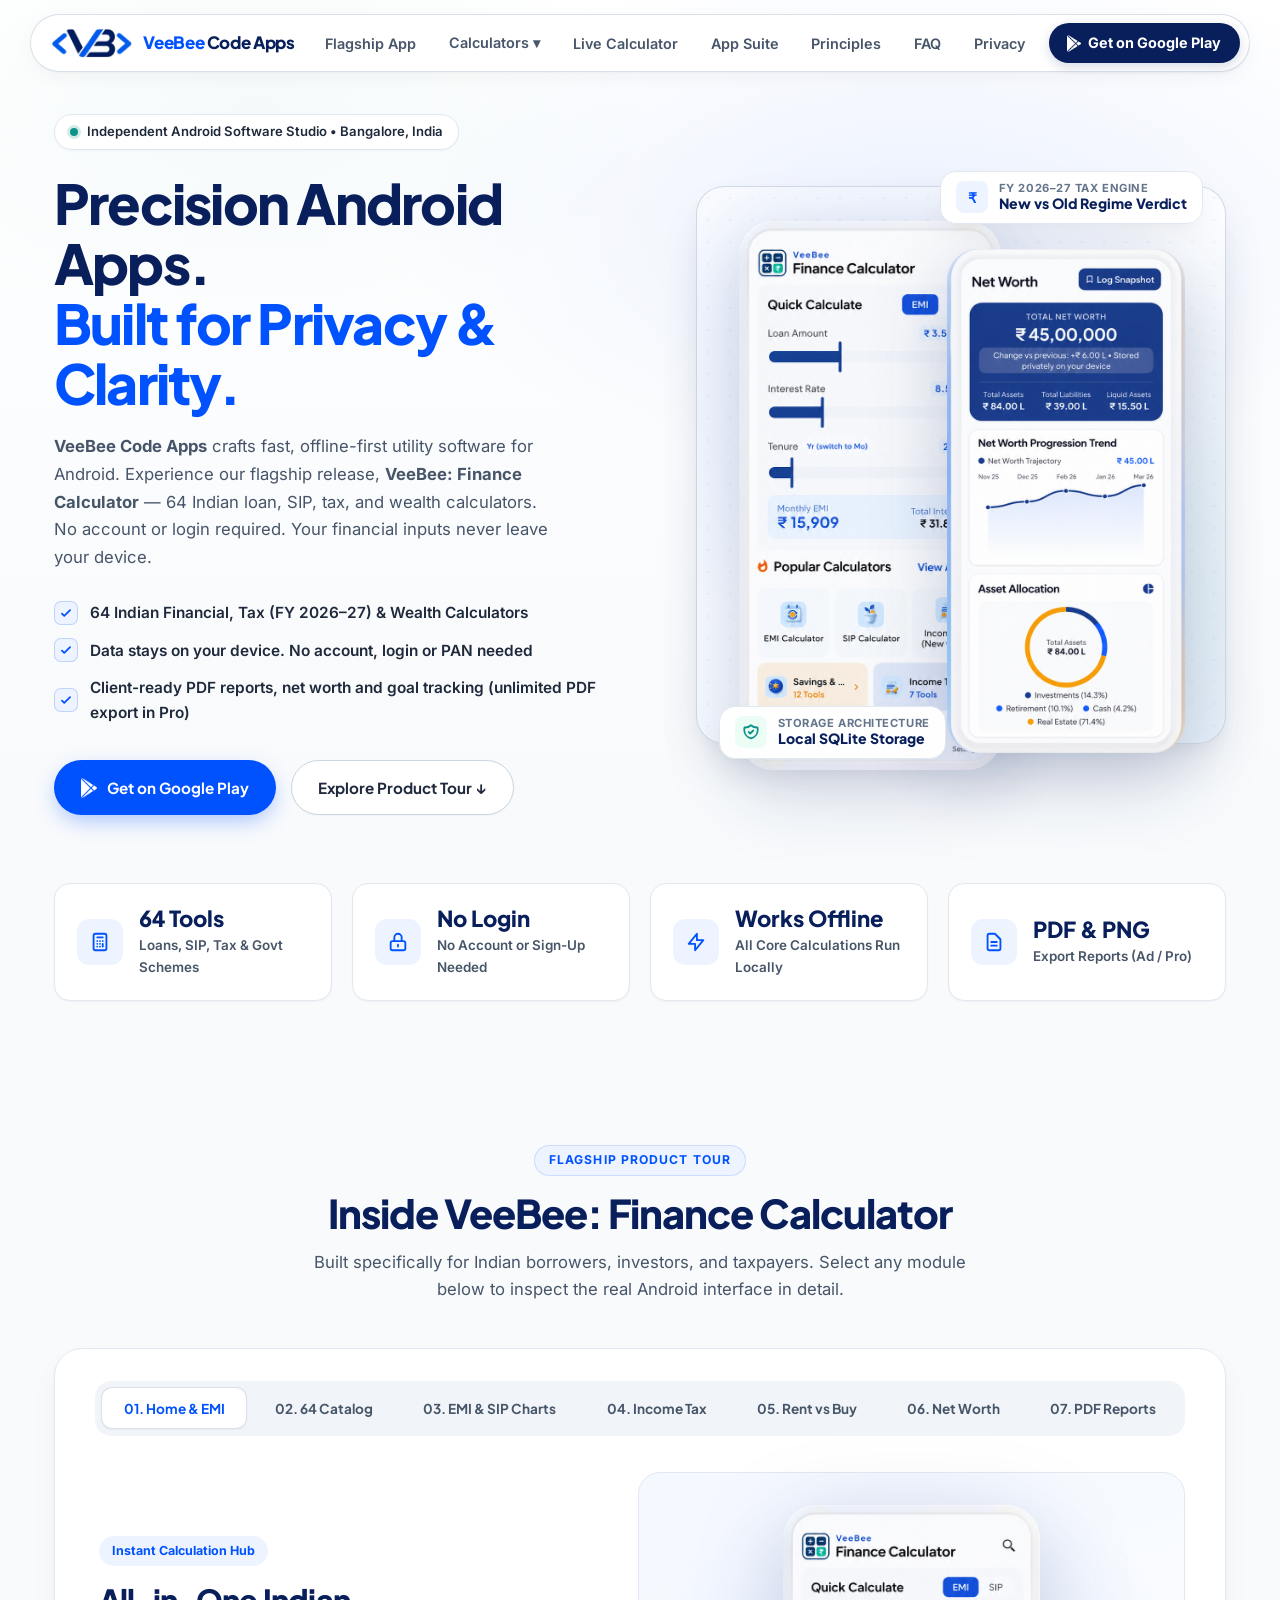
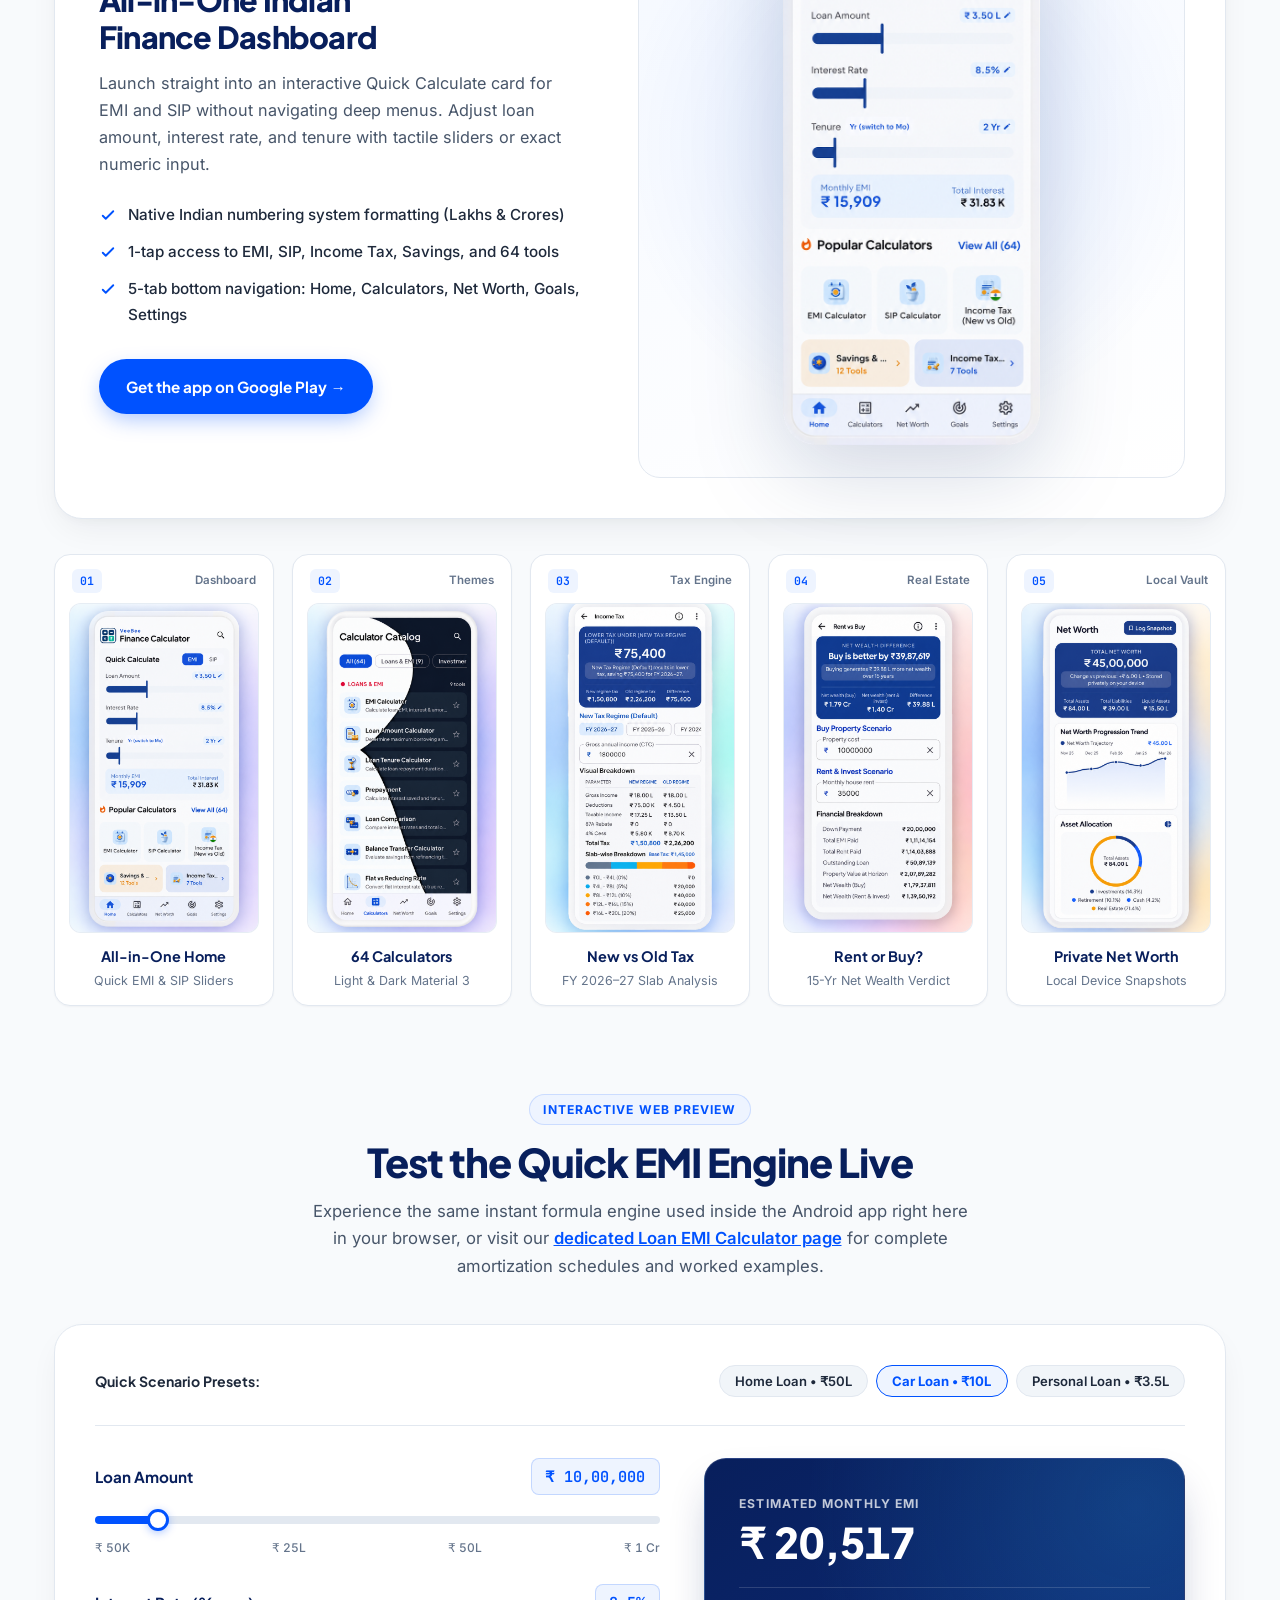
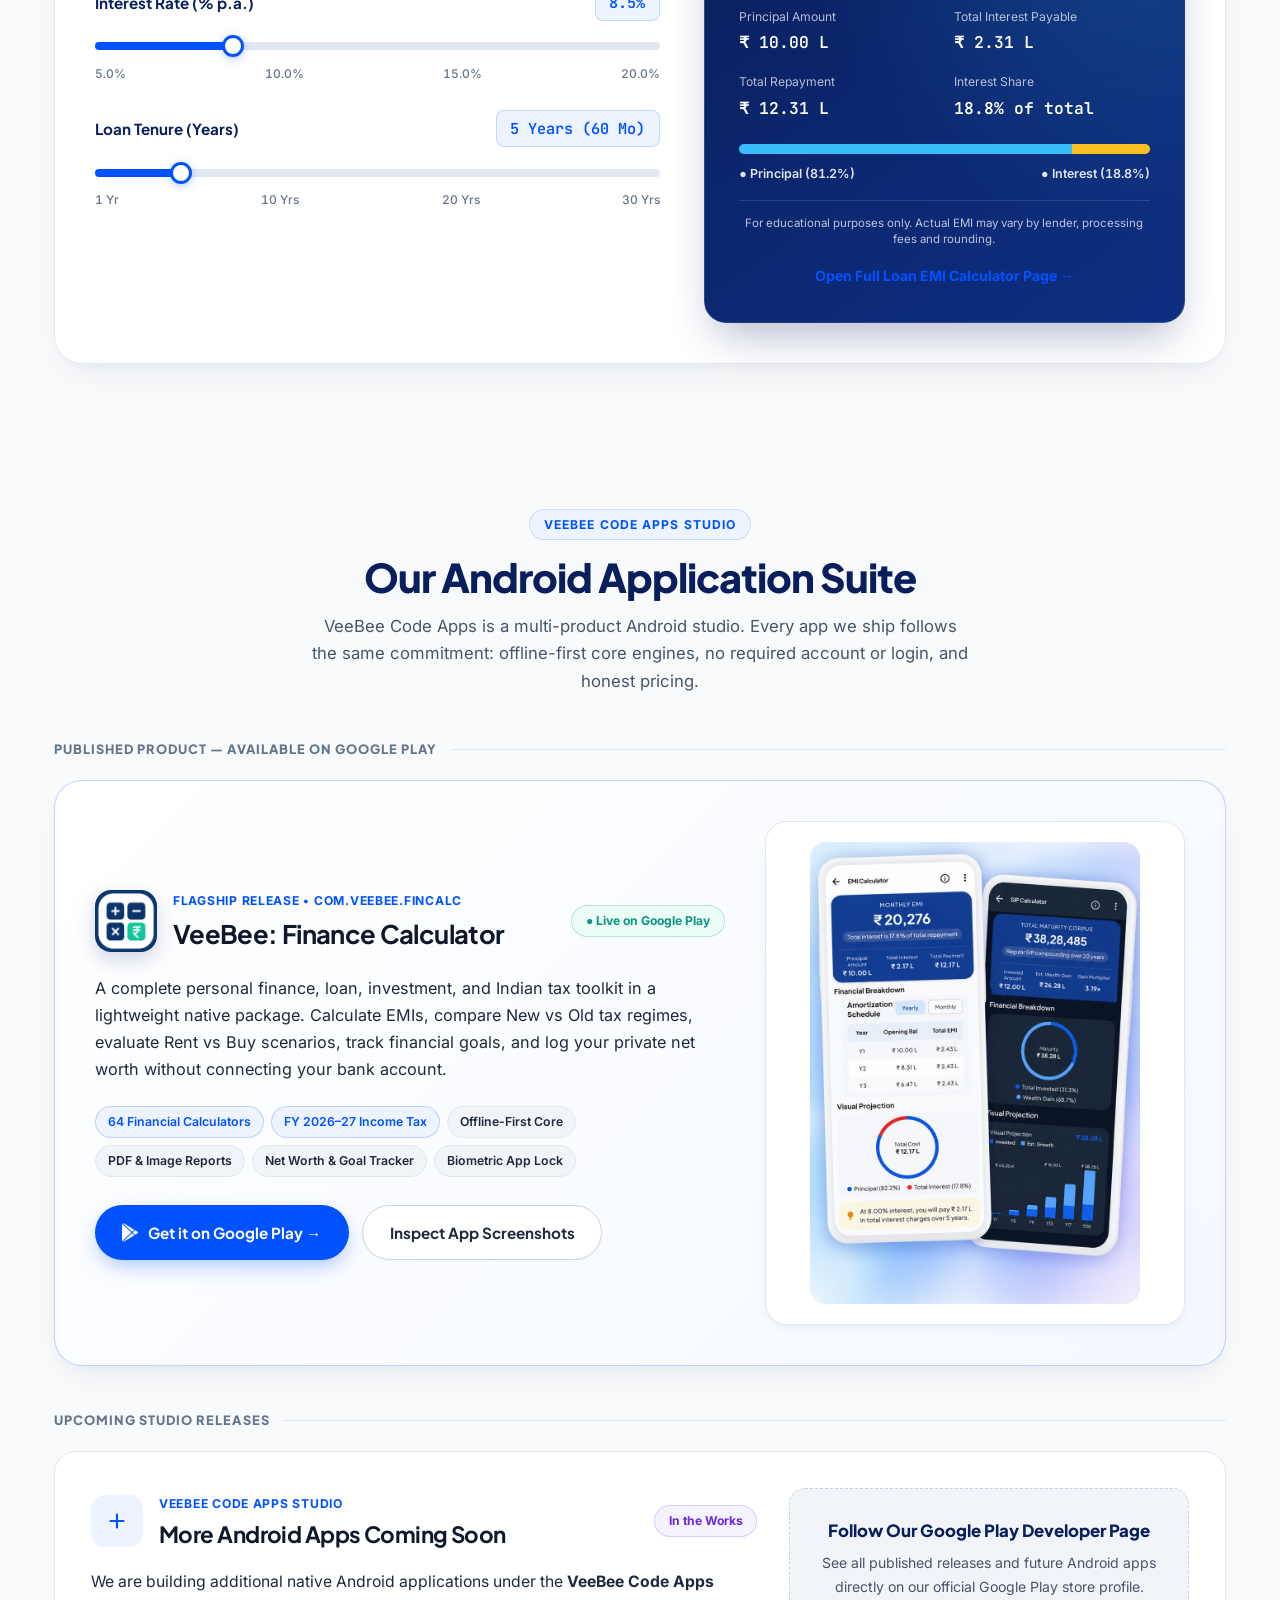
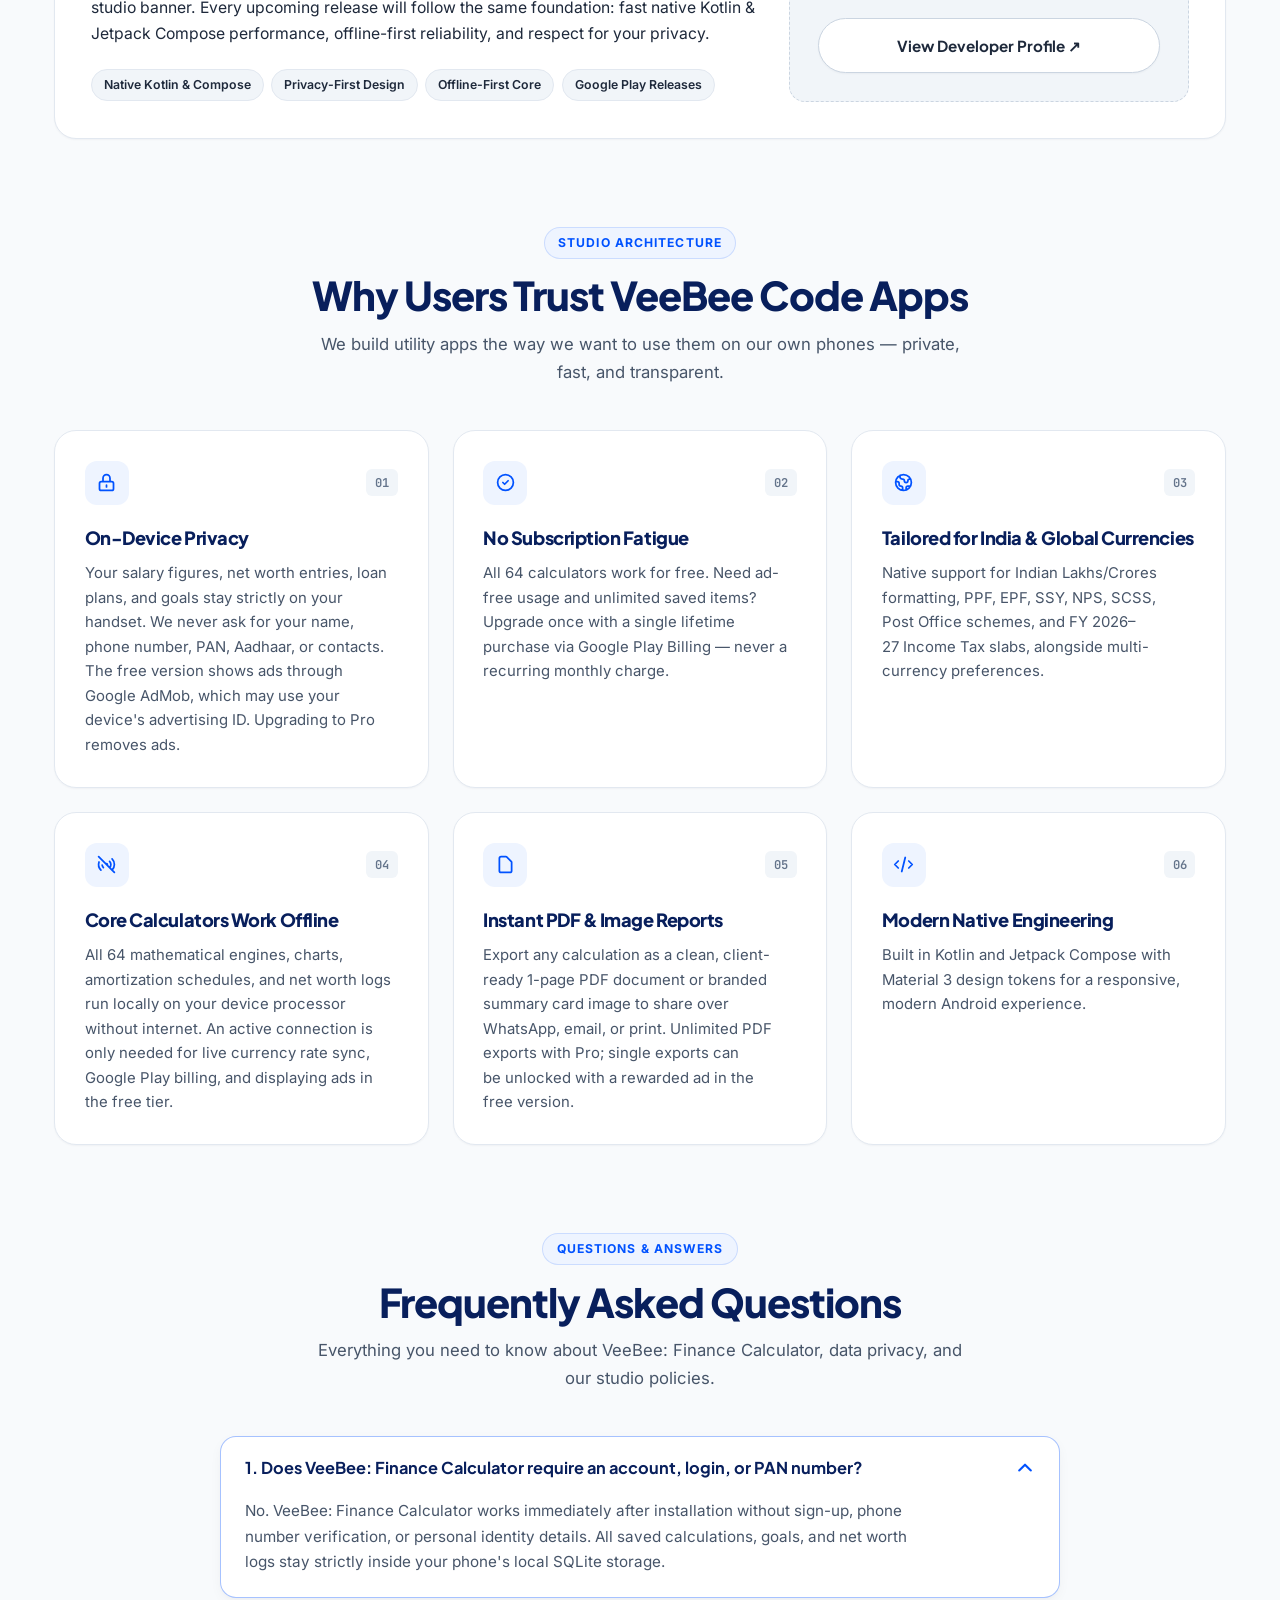
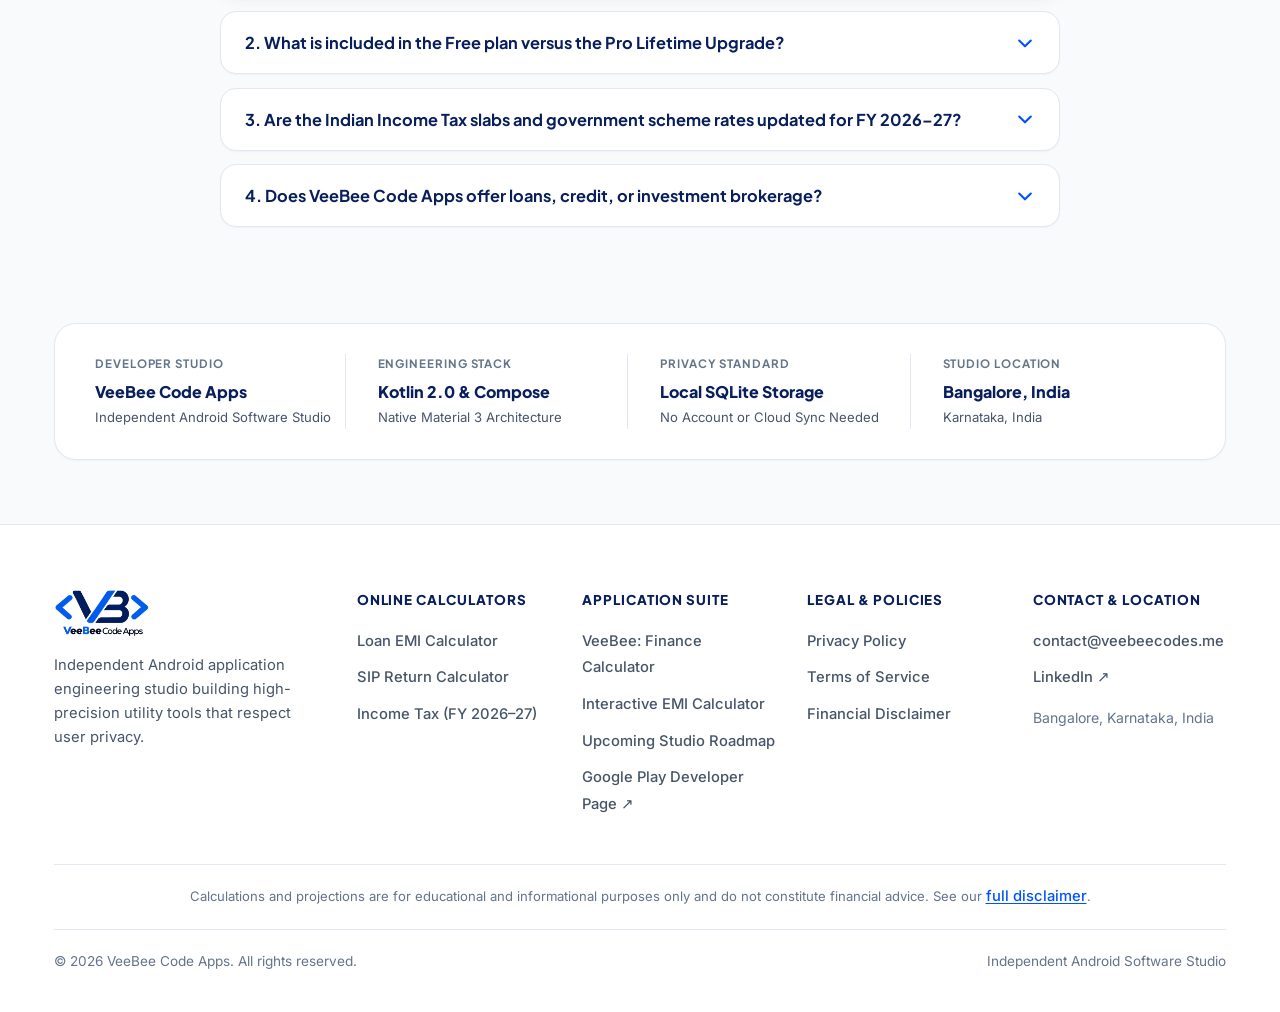
<file: index.html>
<!DOCTYPE html>
<html lang="en">
<head>
  <meta charset="UTF-8">
  <meta name="viewport" content="width=device-width, initial-scale=1.0, viewport-fit=cover">
  <meta name="theme-color" content="#F8FAFC">
  <title>VeeBee Code Apps | Indian Finance Calculator App for Android</title>
  <meta name="description" content="VeeBee Finance Calculator: 64 Indian calculators for EMI, SIP, income tax (FY 2026-27), PPF, FD, net worth and more. Works offline. No login.">
  <link rel="canonical" href="https://veebeecodes.me/">
  <meta property="og:title" content="VeeBee Code Apps | Indian Finance Calculator App for Android">
  <meta property="og:description" content="VeeBee Finance Calculator: 64 Indian calculators for EMI, SIP, income tax (FY 2026-27), PPF, FD, net worth and more. Works offline. No login.">
  <meta property="og:type" content="website">
  <meta property="og:url" content="https://veebeecodes.me/">
  <meta property="og:image" content="https://veebeecodes.me/assets/og-image.png">
  <meta property="og:image:width" content="1200">
  <meta property="og:image:height" content="630">
  <meta name="twitter:card" content="summary_large_image">
  <meta name="twitter:title" content="VeeBee Code Apps | Indian Finance Calculator App for Android">
  <meta name="twitter:description" content="VeeBee Finance Calculator: 64 Indian calculators for EMI, SIP, income tax (FY 2026-27), PPF, FD, net worth and more. Works offline. No login.">
  <meta name="twitter:image" content="https://veebeecodes.me/assets/og-image.png">
  <link rel="icon" type="image/png" href="assets/favicon.png">
  <link rel="apple-touch-icon" sizes="180x180" href="assets/apple-touch-icon.png">
  <link rel="stylesheet" href="style.css">
  <script type="application/ld+json">
  [
    {
      "@context": "https://schema.org",
      "@type": "Organization",
      "name": "VeeBee Code Apps",
      "url": "https://veebeecodes.me/",
      "logo": "https://veebeecodes.me/assets/logo-full.png",
      "sameAs": [
        "https://www.linkedin.com/company/veebeecodes/",
        "https://play.google.com/store/apps/developer?id=VeeBee+Code+Apps"
      ]
    },
    {
      "@context": "https://schema.org",
      "@type": "SoftwareApplication",
      "name": "VeeBee Finance Calculator",
      "operatingSystem": "Android",
      "applicationCategory": "FinanceApplication",
      "installUrl": "https://play.google.com/store/apps/details?id=com.veebee.fincalc",
      "offers": {
        "@type": "Offer",
        "price": "0",
        "priceCurrency": "INR",
        "description": "Free download with optional one-time Pro in-app purchase for ad removal and unlimited exports."
      },
      "description": "64 Indian financial calculators for EMI, SIP, income tax (FY 2026-27), PPF, FD, net worth and more. Works offline. No account required."
    },
    {
      "@context": "https://schema.org",
      "@type": "FAQPage",
      "mainEntity": [
        {
          "@type": "Question",
          "name": "Does VeeBee: Finance Calculator require an account, login, or PAN number?",
          "acceptedAnswer": {
            "@type": "Answer",
            "text": "No. VeeBee: Finance Calculator works immediately after installation without sign-up, phone number verification, or personal identity details. All saved calculations, goals, and net worth logs stay strictly inside your phone's local SQLite storage."
          }
        },
        {
          "@type": "Question",
          "name": "What is included in the Free plan versus the Pro Lifetime Upgrade?",
          "acceptedAnswer": {
            "@type": "Answer",
            "text": "All 64 financial calculators, interactive charts, light/dark themes, App Lock, and local backup/restore are available for everyone. The Free tier supports up to 10 saved calculations, 2 financial goals, 6 net worth items, 2 payment reminders, and single PDF exports unlocked via rewarded ads (supported by Google AdMob). The one-time Pro Lifetime Upgrade removes all ads permanently and enables unlimited saved calculations, goals, net worth items, reminders, and instant PDF exports."
          }
        },
        {
          "@type": "Question",
          "name": "Are the Indian Income Tax slabs and government scheme rates updated for FY 2026-27?",
          "acceptedAnswer": {
            "@type": "Answer",
            "text": "Yes. Income tax slabs and rules for FY 2026-27 (Tax Year 2026-27 under the Income-tax Act, 2025), FY 2025-26, and FY 2024-25 are built into the app's calculation engine, enabling side-by-side comparison of the New and Old Tax Regimes with Section 87A rebates and standard deductions. Government savings scheme interest rates (such as PPF, EPF, SSY, SCSS, and Post Office schemes) are pre-loaded with current statutory defaults, and every rate can be customized and edited directly by the user to reflect any quarterly revisions. Rates and rules change; verify with official sources before filing or investing."
          }
        },
        {
          "@type": "Question",
          "name": "Does VeeBee Code Apps offer loans, credit, or investment brokerage?",
          "acceptedAnswer": {
            "@type": "Answer",
            "text": "No. VeeBee Code Apps is an independent software engineering studio in Bangalore, Karnataka, India. Our apps are strictly mathematical calculation and personal planning utilities for education and illustration. We are not a bank, NBFC, lender, or financial advisor, and we never link to your bank accounts."
          }
        }
      ]
    }
  ]
  </script>
</head>
<body>
  <a href="#main-content" class="skip-link">Skip to content</a>

  <!-- Subtle Studio Atmosphere -->
  <div class="ambient-glow-top" aria-hidden="true"></div>

  <!-- Sticky Frosted Pill Header -->
  <header class="floating-header">
    <nav class="nav-pill" aria-label="Primary Navigation">
      <a href="index.html" class="logo" aria-current="page">
        <img src="assets/logo-mark.png" alt="" class="logo-img" width="87" height="32">
        <span class="logo-text"><span class="brand-vb">VeeBee</span> Code Apps</span>
      </a>
      <button type="button" class="nav-toggle" aria-label="Toggle navigation menu" aria-expanded="false" aria-controls="nav-links" id="nav-toggle-btn" onclick="toggleMenu()">
        <svg class="icon-hamburger" fill="none" stroke="currentColor" viewBox="0 0 24 24" stroke-width="2.2" aria-hidden="true">
          <path stroke-linecap="round" stroke-linejoin="round" d="M4 6h16M4 12h16m-7 6h7"/>
        </svg>
        <svg class="icon-close" fill="none" stroke="currentColor" viewBox="0 0 24 24" stroke-width="2.2" aria-hidden="true">
          <path stroke-linecap="round" stroke-linejoin="round" d="M6 18L18 6M6 6l12 12"/>
        </svg>
      </button>
      <ul class="nav-links" id="nav-links">
        <li><a href="#showcase" onclick="closeMenu()">Flagship App</a></li>
        <li class="nav-dropdown">
          <a href="emi-calculator.html" class="nav-dropdown-toggle">Calculators ▾</a>
          <ul class="nav-dropdown-menu">
            <li><a href="emi-calculator.html" onclick="closeMenu()">Loan EMI Calculator</a></li>
            <li><a href="sip-calculator.html" onclick="closeMenu()">SIP Return Calculator</a></li>
            <li><a href="income-tax-calculator-fy-2026-27.html" onclick="closeMenu()">Income Tax (FY 2026–27)</a></li>
          </ul>
        </li>
        <li><a href="#live-calculator" onclick="closeMenu()">Live Calculator</a></li>
        <li><a href="#apps" onclick="closeMenu()">App Suite</a></li>
        <li><a href="#why-veebee" onclick="closeMenu()">Principles</a></li>
        <li><a href="#faq" onclick="closeMenu()">FAQ</a></li>
        <li><a href="privacy.html" onclick="closeMenu()">Privacy</a></li>
        <li>
          <a href="https://play.google.com/store/apps/details?id=com.veebee.fincalc&amp;referrer=utm_source%3Dwebsite%26utm_medium%3Dweb%26utm_campaign%3Dhome_hero" target="_blank" rel="noopener" class="nav-cta">
            <img src="assets/google-play-white.png" alt="" width="14" height="17" class="gp-icon-img" aria-hidden="true">
            <span>Get on Google Play</span>
          </a>
        </li>
      </ul>
    </nav>
  </header>

  <main id="main-content" class="container">

    <!-- 1. Split Hero Section -->
    <section class="hero-split">
      <div class="hero-content">
        <div class="eyebrow-pill">
          <span class="eyebrow-dot" aria-hidden="true"></span>
          <span>Independent Android Software Studio • Bangalore, India</span>
        </div>

        <h1 data-pretext>
          Precision Android Apps.<br>
          <span class="highlight">Built for Privacy &amp; Clarity.</span>
        </h1>

        <p class="hero-lead" data-pretext>
          <strong>VeeBee Code Apps</strong> crafts fast, offline-first utility software for Android. Experience our flagship release, <strong>VeeBee: Finance Calculator</strong> — 64 Indian loan, SIP, tax, and wealth calculators. No account or login required. Your financial inputs never leave your device.
        </p>

        <ul class="hero-checks">
          <li>
            <span class="check-badge" aria-hidden="true">
              <svg fill="none" stroke="currentColor" viewBox="0 0 24 24" stroke-width="3"><path stroke-linecap="round" stroke-linejoin="round" d="M5 13l4 4L19 7"/></svg>
            </span>
            <span>64 Indian Financial, Tax (FY 2026–27) &amp; Wealth Calculators</span>
          </li>
          <li>
            <span class="check-badge" aria-hidden="true">
              <svg fill="none" stroke="currentColor" viewBox="0 0 24 24" stroke-width="3"><path stroke-linecap="round" stroke-linejoin="round" d="M5 13l4 4L19 7"/></svg>
            </span>
            <span>Data stays on your device. No account, login or PAN needed</span>
          </li>
          <li>
            <span class="check-badge" aria-hidden="true">
              <svg fill="none" stroke="currentColor" viewBox="0 0 24 24" stroke-width="3"><path stroke-linecap="round" stroke-linejoin="round" d="M5 13l4 4L19 7"/></svg>
            </span>
            <span>Client-ready PDF reports, net worth and goal tracking (unlimited PDF export in Pro)</span>
          </li>
        </ul>

        <div class="hero-actions">
          <a href="https://play.google.com/store/apps/details?id=com.veebee.fincalc&amp;referrer=utm_source%3Dwebsite%26utm_medium%3Dweb%26utm_campaign%3Dhome_hero" target="_blank" rel="noopener" class="btn btn-primary">
            <img src="assets/google-play-white.png" alt="" width="16" height="20" class="gp-icon-img" aria-hidden="true">
            Get on Google Play
          </a>
          <a href="#showcase" class="btn btn-secondary">
            Explore Product Tour ↓
          </a>
        </div>
      </div>

      <!-- Architectural Studio Stage -->
      <div class="hero-visual">
        <div class="hero-stage-frame">
          <div class="hero-stage-grid" aria-hidden="true"></div>

          <!-- Top-Right Architectural Callout Pill -->
          <div class="stage-pill stage-pill-top">
            <div class="sp-icon" style="background: var(--bg-ice); color: var(--brand-primary);">₹</div>
            <div>
              <div class="sp-label">FY 2026–27 Tax Engine</div>
              <div class="sp-val">New vs Old Regime Verdict</div>
            </div>
          </div>

          <div class="phone-duo">
            <img
              src="assets/phone-home-cutout.png?v=2"
              alt="VeeBee Finance Calculator Home Screen showing Quick EMI slider and Popular Calculators"
              class="phone-main"
              width="262"
              height="548"
              fetchpriority="high"
            >
            <img
              src="assets/phone-networth-cutout.png?v=2"
              alt="VeeBee Finance Calculator Private Net Worth Dashboard screen"
              class="phone-secondary"
              width="238"
              height="506"
            >
          </div>

          <!-- Bottom-Left Architectural Callout Pill -->
          <div class="stage-pill stage-pill-bottom">
            <div class="sp-icon" style="background: var(--brand-emerald-bg); color: var(--brand-emerald);">
              <svg width="18" height="18" fill="none" stroke="currentColor" viewBox="0 0 24 24" stroke-width="2.4" aria-hidden="true">
                <path stroke-linecap="round" stroke-linejoin="round" d="M9 12l2 2 4-4m5.618-4.016A11.955 11.955 0 0112 2.944a11.955 11.955 0 01-8.618 3.04A12.02 12.02 0 003 9c0 5.591 3.824 10.29 9 11.622 5.176-1.332 9-6.03 9-11.622 0-1.042-.133-2.052-.382-3.016z"/>
              </svg>
            </div>
            <div>
              <div class="sp-label">Storage Architecture</div>
              <div class="sp-val">Local SQLite Storage</div>
            </div>
          </div>
        </div>
      </div>
    </section>

    <!-- 2. Horizontal 4-Pillar Studio Highlights Bar -->
    <section class="metrics-strip" aria-label="Studio and Flagship App Highlights">
      <div class="metric-card">
        <div class="metric-icon" aria-hidden="true">
          <svg fill="none" stroke="currentColor" viewBox="0 0 24 24" stroke-width="2">
            <path stroke-linecap="round" stroke-linejoin="round" d="M9 7h6m0 10v-3m-3 3h.01M9 17h.01M9 14h.01M12 14h.01M15 11h.01M12 11h.01M9 11h.01M7 21h10a2 2 0 002-2V5a2 2 0 00-2-2H7a2 2 0 00-2 2v14a2 2 0 002 2z"/>
          </svg>
        </div>
        <div>
          <div class="metric-number">64 Tools</div>
          <div class="metric-label">Loans, SIP, Tax &amp; Govt Schemes</div>
        </div>
      </div>

      <div class="metric-card">
        <div class="metric-icon" aria-hidden="true">
          <svg fill="none" stroke="currentColor" viewBox="0 0 24 24" stroke-width="2">
            <path stroke-linecap="round" stroke-linejoin="round" d="M12 15v2m-6 4h12a2 2 0 002-2v-6a2 2 0 00-2-2H6a2 2 0 00-2 2v6a2 2 0 002 2zm10-10V7a4 4 0 00-8 0v4h8z"/>
          </svg>
        </div>
        <div>
          <div class="metric-number">No Login</div>
          <div class="metric-label">No Account or Sign-Up Needed</div>
        </div>
      </div>

      <div class="metric-card">
        <div class="metric-icon" aria-hidden="true">
          <svg fill="none" stroke="currentColor" viewBox="0 0 24 24" stroke-width="2">
            <path stroke-linecap="round" stroke-linejoin="round" d="M13 10V3L4 14h7v7l9-11h-7z"/>
          </svg>
        </div>
        <div>
          <div class="metric-number">Works Offline</div>
          <div class="metric-label">All Core Calculations Run Locally</div>
        </div>
      </div>

      <div class="metric-card">
        <div class="metric-icon" aria-hidden="true">
          <svg fill="none" stroke="currentColor" viewBox="0 0 24 24" stroke-width="2">
            <path stroke-linecap="round" stroke-linejoin="round" d="M9 12h6m-6 4h6m2 5H7a2 2 0 01-2-2V5a2 2 0 012-2h5.586a1 1 0 01.707.293l5.414 5.414a1 1 0 01.293.707V19a2 2 0 01-2 2z"/>
          </svg>
        </div>
        <div>
          <div class="metric-number">PDF &amp; PNG</div>
          <div class="metric-label">Export Reports (Ad / Pro)</div>
        </div>
      </div>
    </section>

    <!-- 3. Flagship App Interactive Screen Tour -->
    <section id="showcase" class="section-block">
      <div class="section-header">
        <span class="section-eyebrow">Flagship Product Tour</span>
        <h2 class="section-title">Inside VeeBee: Finance Calculator</h2>
        <p class="section-desc">
          Built specifically for Indian borrowers, investors, and taxpayers. Select any module below to inspect the real Android interface in detail.
        </p>
      </div>

      <div class="showcase-shell">
        <div class="showcase-tabs" role="tablist" aria-label="App Feature Screens">
          <button type="button" class="tab-btn is-active" role="tab" aria-selected="true" aria-controls="panel-home" id="tab-home" onclick="switchTab('home')">
            01. Home &amp; EMI
          </button>
          <button type="button" class="tab-btn" role="tab" aria-selected="false" aria-controls="panel-catalog" id="tab-catalog" onclick="switchTab('catalog')">
            02. 64 Catalog
          </button>
          <button type="button" class="tab-btn" role="tab" aria-selected="false" aria-controls="panel-emisip" id="tab-emisip" onclick="switchTab('emisip')">
            03. EMI &amp; SIP Charts
          </button>
          <button type="button" class="tab-btn" role="tab" aria-selected="false" aria-controls="panel-tax" id="tab-tax" onclick="switchTab('tax')">
            04. Income Tax
          </button>
          <button type="button" class="tab-btn" role="tab" aria-selected="false" aria-controls="panel-rentbuy" id="tab-rentbuy" onclick="switchTab('rentbuy')">
            05. Rent vs Buy
          </button>
          <button type="button" class="tab-btn" role="tab" aria-selected="false" aria-controls="panel-networth" id="tab-networth" onclick="switchTab('networth')">
            06. Net Worth
          </button>
          <button type="button" class="tab-btn" role="tab" aria-selected="false" aria-controls="panel-export" id="tab-export" onclick="switchTab('export')">
            07. PDF Reports
          </button>
        </div>

        <!-- Panel 1: Home -->
        <div class="showcase-panel is-active" id="panel-home" role="tabpanel" aria-labelledby="tab-home">
          <div class="panel-copy">
            <span class="panel-tag">Instant Calculation Hub</span>
            <h3>All-in-One Indian Finance Dashboard</h3>
            <p>
              Launch straight into an interactive Quick Calculate card for EMI and SIP without navigating deep menus. Adjust loan amount, interest rate, and tenure with tactile sliders or exact numeric input.
            </p>
            <ul class="panel-bullets">
              <li>
                <svg fill="none" stroke="currentColor" viewBox="0 0 24 24" stroke-width="2.5"><path stroke-linecap="round" stroke-linejoin="round" d="M5 13l4 4L19 7"/></svg>
                <span>Native Indian numbering system formatting (Lakhs &amp; Crores)</span>
              </li>
              <li>
                <svg fill="none" stroke="currentColor" viewBox="0 0 24 24" stroke-width="2.5"><path stroke-linecap="round" stroke-linejoin="round" d="M5 13l4 4L19 7"/></svg>
                <span>1-tap access to EMI, SIP, Income Tax, Savings, and 64 tools</span>
              </li>
              <li>
                <svg fill="none" stroke="currentColor" viewBox="0 0 24 24" stroke-width="2.5"><path stroke-linecap="round" stroke-linejoin="round" d="M5 13l4 4L19 7"/></svg>
                <span>5-tab bottom navigation: Home, Calculators, Net Worth, Goals, Settings</span>
              </li>
            </ul>
            <a href="https://play.google.com/store/apps/details?id=com.veebee.fincalc&amp;referrer=utm_source%3Dwebsite%26utm_medium%3Dweb%26utm_campaign%3Dhome_showcase" target="_blank" rel="noopener" class="btn btn-primary">
              Get the app on Google Play &rarr;
            </a>
          </div>
          <div class="panel-visual">
            <img src="assets/phone-home-cutout.png" alt="All-in-One Indian Finance Calculator Home Screen" width="340" height="712">
          </div>
        </div>

        <!-- Panel 2: Catalog -->
        <div class="showcase-panel" id="panel-catalog" role="tabpanel" aria-labelledby="tab-catalog">
          <div class="panel-copy">
            <span class="panel-tag">Adaptive Material 3</span>
            <h3>64 Calculators in Crisp Light &amp; Dark Mode</h3>
            <p>
              Every financial formula you need — organized into intuitive categories with instant search and bookmarking. Designed for clear readability in both daylight and low-light environments.
            </p>
            <ul class="panel-bullets">
              <li>
                <svg fill="none" stroke="currentColor" viewBox="0 0 24 24" stroke-width="2.5"><path stroke-linecap="round" stroke-linejoin="round" d="M5 13l4 4L19 7"/></svg>
                <span><strong>Loans &amp; EMI (9 tools):</strong> Home Loan EMI, Prepayment, Balance Transfer, Flat vs Reducing Rate</span>
              </li>
              <li>
                <svg fill="none" stroke="currentColor" viewBox="0 0 24 24" stroke-width="2.5"><path stroke-linecap="round" stroke-linejoin="round" d="M5 13l4 4L19 7"/></svg>
                <span><strong>Investments &amp; Govt Schemes:</strong> SIP, Step-Up SIP, Lumpsum, PPF, EPF, SSY, NPS, SCSS, NSC</span>
              </li>
              <li>
                <svg fill="none" stroke="currentColor" viewBox="0 0 24 24" stroke-width="2.5"><path stroke-linecap="round" stroke-linejoin="round" d="M5 13l4 4L19 7"/></svg>
                <span><strong>Tax, Retirement &amp; Markets:</strong> Income Tax, HRA, Gratuity, Capital Gains, XIRR, Black-Scholes</span>
              </li>
            </ul>
            <a href="https://play.google.com/store/apps/details?id=com.veebee.fincalc&amp;referrer=utm_source%3Dwebsite%26utm_medium%3Dweb%26utm_campaign%3Dhome_showcase" target="_blank" rel="noopener" class="btn btn-primary">
              Get the app on Google Play &rarr;
            </a>
          </div>
          <div class="panel-visual">
            <img src="assets/phone-catalog-cutout.png" alt="64 Calculators in Light and Dark Mode Split View" width="340" height="710" fetchpriority="low" loading="lazy">
          </div>
        </div>

        <!-- Panel 3: EMI & SIP -->
        <div class="showcase-panel" id="panel-emisip" role="tabpanel" aria-labelledby="tab-emisip">
          <div class="panel-copy">
            <span class="panel-tag">Visual Amortization</span>
            <h3>Smarter EMI &amp; SIP Compounding Projections</h3>
            <p>
              Go beyond a single monthly figure. Inspect yearly and monthly amortization tables, principal-vs-interest donut rings, and 20-year SIP wealth compounding bar charts.
            </p>
            <ul class="panel-bullets">
              <li>
                <svg fill="none" stroke="currentColor" viewBox="0 0 24 24" stroke-width="2.5"><path stroke-linecap="round" stroke-linejoin="round" d="M5 13l4 4L19 7"/></svg>
                <span>Year-by-year and month-by-month opening balance &amp; interest breakdown</span>
              </li>
              <li>
                <svg fill="none" stroke="currentColor" viewBox="0 0 24 24" stroke-width="2.5"><path stroke-linecap="round" stroke-linejoin="round" d="M5 13l4 4L19 7"/></svg>
                <span>Gain multiplier indicator (e.g., 3.19× wealth growth over 20 years)</span>
              </li>
              <li>
                <svg fill="none" stroke="currentColor" viewBox="0 0 24 24" stroke-width="2.5"><path stroke-linecap="round" stroke-linejoin="round" d="M5 13l4 4L19 7"/></svg>
                <span>Smart callout cards explaining total interest cost in plain language</span>
              </li>
            </ul>
            <a href="#live-calculator" class="btn btn-primary">
              Try Live Web Calculator Below ↓
            </a>
          </div>
          <div class="panel-visual">
            <img src="assets/screen-emi-sip.png" alt="Smarter EMI and SIP Projections Dual Phone View" width="430" height="602" fetchpriority="low" loading="lazy">
          </div>
        </div>

        <!-- Panel 4: Income Tax -->
        <div class="showcase-panel" id="panel-tax" role="tabpanel" aria-labelledby="tab-tax">
          <div class="panel-copy">
            <span class="panel-tag">FY 2026–27 Ready</span>
            <h3>Compare New vs Old Income Tax Regimes</h3>
            <p>
              Enter your gross annual CTC and deductions once to see an instant verdict on which tax regime saves you more money — complete with slab-wise visual bars and 4% health &amp; education cess.
            </p>
            <ul class="panel-bullets">
              <li>
                <svg fill="none" stroke="currentColor" viewBox="0 0 24 24" stroke-width="2.5"><path stroke-linecap="round" stroke-linejoin="round" d="M5 13l4 4L19 7"/></svg>
                <span>Supports FY 2026–27, FY 2025–26, and FY 2024–25 tax rules</span>
              </li>
              <li>
                <svg fill="none" stroke="currentColor" viewBox="0 0 24 24" stroke-width="2.5"><path stroke-linecap="round" stroke-linejoin="round" d="M5 13l4 4L19 7"/></svg>
                <span>Side-by-side table of Gross Income, Deductions, 87A Rebate, and Cess</span>
              </li>
              <li>
                <svg fill="none" stroke="currentColor" viewBox="0 0 24 24" stroke-width="2.5"><path stroke-linecap="round" stroke-linejoin="round" d="M5 13l4 4L19 7"/></svg>
                <span>Color-coded slab breakdown (0%, 5%, 10%, 15%, 20%, 30%)</span>
              </li>
            </ul>
            <a href="https://play.google.com/store/apps/details?id=com.veebee.fincalc&amp;referrer=utm_source%3Dwebsite%26utm_medium%3Dweb%26utm_campaign%3Dhome_showcase" target="_blank" rel="noopener" class="btn btn-primary">
              Try this in the app &rarr;
            </a>
          </div>
          <div class="panel-visual">
            <img src="assets/phone-tax-cutout.png" alt="Compare New vs Old Income Tax Regimes Screen" width="340" height="742" fetchpriority="low" loading="lazy">
          </div>
        </div>

        <!-- Panel 5: Rent vs Buy -->
        <div class="showcase-panel" id="panel-rentbuy" role="tabpanel" aria-labelledby="tab-rentbuy">
          <div class="panel-copy">
            <span class="panel-tag">Real Estate Decision Engine</span>
            <h3>Rent or Buy? Compare 15-Year Net Wealth</h3>
            <p>
              Stop guessing whether buying a home or renting and investing the surplus builds more wealth. Model property appreciation, down payment, home loan EMI, maintenance, and SIP returns on monthly savings.
            </p>
            <ul class="panel-bullets">
              <li>
                <svg fill="none" stroke="currentColor" viewBox="0 0 24 24" stroke-width="2.5"><path stroke-linecap="round" stroke-linejoin="round" d="M5 13l4 4L19 7"/></svg>
                <span>Clear headline verdict showing exact net wealth difference in Lakhs/Crores</span>
              </li>
              <li>
                <svg fill="none" stroke="currentColor" viewBox="0 0 24 24" stroke-width="2.5"><path stroke-linecap="round" stroke-linejoin="round" d="M5 13l4 4L19 7"/></svg>
                <span>Tracks Outstanding Loan vs Property Value at your chosen horizon</span>
              </li>
              <li>
                <svg fill="none" stroke="currentColor" viewBox="0 0 24 24" stroke-width="2.5"><path stroke-linecap="round" stroke-linejoin="round" d="M5 13l4 4L19 7"/></svg>
                <span>Compares Net Wealth (Buy) vs Net Wealth (Rent &amp; Invest)</span>
              </li>
            </ul>
            <a href="https://play.google.com/store/apps/details?id=com.veebee.fincalc&amp;referrer=utm_source%3Dwebsite%26utm_medium%3Dweb%26utm_campaign%3Dhome_showcase" target="_blank" rel="noopener" class="btn btn-primary">
              Try this in the app &rarr;
            </a>
          </div>
          <div class="panel-visual">
            <img src="assets/phone-rent-buy-cutout.png" alt="Rent or Buy 15-Year Wealth Comparison Screen" width="340" height="714" fetchpriority="low" loading="lazy">
          </div>
        </div>

        <!-- Panel 6: Net Worth -->
        <div class="showcase-panel" id="panel-networth" role="tabpanel" aria-labelledby="tab-networth">
          <div class="panel-copy">
            <span class="panel-tag">Zero Bank Linking Required</span>
            <h3>Track Your Total Net Worth Privately</h3>
            <p>
              Log your assets (Investments, Retirement, Cash, Real Estate) and liabilities manually on your device without ever handing over bank passwords, SMS permissions, or AA aggregator consent.
            </p>
            <ul class="panel-bullets">
              <li>
                <svg fill="none" stroke="currentColor" viewBox="0 0 24 24" stroke-width="2.5"><path stroke-linecap="round" stroke-linejoin="round" d="M5 13l4 4L19 7"/></svg>
                <span>Log periodic snapshots to visualize your Net Worth Progression Trend</span>
              </li>
              <li>
                <svg fill="none" stroke="currentColor" viewBox="0 0 24 24" stroke-width="2.5"><path stroke-linecap="round" stroke-linejoin="round" d="M5 13l4 4L19 7"/></svg>
                <span>Instant breakdown of Total Assets, Total Liabilities, and Liquid Assets</span>
              </li>
              <li>
                <svg fill="none" stroke="currentColor" viewBox="0 0 24 24" stroke-width="2.5"><path stroke-linecap="round" stroke-linejoin="round" d="M5 13l4 4L19 7"/></svg>
                <span>Protected by optional biometric / PIN App Lock</span>
              </li>
            </ul>
            <a href="https://play.google.com/store/apps/details?id=com.veebee.fincalc&amp;referrer=utm_source%3Dwebsite%26utm_medium%3Dweb%26utm_campaign%3Dhome_showcase" target="_blank" rel="noopener" class="btn btn-primary">
              Try this in the app &rarr;
            </a>
          </div>
          <div class="panel-visual">
            <img src="assets/phone-networth-cutout.png" alt="Track Your Total Net Worth Privately Screen" width="340" height="722" fetchpriority="low" loading="lazy">
          </div>
        </div>

        <!-- Panel 7: Export PDF -->
        <div class="showcase-panel" id="panel-export" role="tabpanel" aria-labelledby="tab-export">
          <div class="panel-copy">
            <span class="panel-tag">Client &amp; Advisor Ready</span>
            <h3>Export Clean PDF &amp; Image Reports</h3>
            <p>
              Share calculation summaries with family, clients, chartered accountants, or loan officers in one tap. Choose between a structured 1-page PDF report, a branded result card image, or formatted plain text. Unlimited PDF export is included with Pro; free users can unlock individual PDF exports by watching a short ad.
            </p>
            <ul class="panel-bullets">
              <li>
                <svg fill="none" stroke="currentColor" viewBox="0 0 24 24" stroke-width="2.5"><path stroke-linecap="round" stroke-linejoin="round" d="M5 13l4 4L19 7"/></svg>
                <span><strong>Export as PDF Report:</strong> Clean 1-page printable breakdown</span>
              </li>
              <li>
                <svg fill="none" stroke="currentColor" viewBox="0 0 24 24" stroke-width="2.5"><path stroke-linecap="round" stroke-linejoin="round" d="M5 13l4 4L19 7"/></svg>
                <span><strong>Share as Result Card Image:</strong> High-contrast visual card for WhatsApp/Email</span>
              </li>
              <li>
                <svg fill="none" stroke="currentColor" viewBox="0 0 24 24" stroke-width="2.5"><path stroke-linecap="round" stroke-linejoin="round" d="M5 13l4 4L19 7"/></svg>
                <span><strong>Share as Formatted Text:</strong> Instant clipboard copy</span>
              </li>
            </ul>
            <a href="https://play.google.com/store/apps/details?id=com.veebee.fincalc&amp;referrer=utm_source%3Dwebsite%26utm_medium%3Dweb%26utm_campaign%3Dhome_showcase" target="_blank" rel="noopener" class="btn btn-primary">
              Get the app on Google Play &rarr;
            </a>
          </div>
          <div class="panel-visual">
            <img src="assets/phone-export-cutout.png" alt="Export Clean PDF and Image Reports Screen" width="340" height="712" fetchpriority="low" loading="lazy">
          </div>
        </div>
      </div>

      <!-- Interactive 5-Card Visual Overview Strip -->
      <div class="gallery-track-wrap">
        <div class="gallery-scroll">
          <div class="gallery-card" onclick="switchTab('home')" role="button" tabindex="0" onkeydown="if(event.key==='Enter'||event.key===' '){event.preventDefault();switchTab('home');}">
            <div class="gallery-card-head">
              <span class="gallery-step">01</span>
              <span style="font-size: 0.72rem; font-weight: 600; color: var(--text-dim);">Dashboard</span>
            </div>
            <div class="gallery-img-frame">
              <img src="assets/screen-home.png" alt="Home Quick Calculate Screenshot" width="340" height="600" loading="lazy">
            </div>
            <div class="gallery-caption">All-in-One Home</div>
            <div class="gallery-sub">Quick EMI &amp; SIP Sliders</div>
          </div>

          <div class="gallery-card" onclick="switchTab('catalog')" role="button" tabindex="0" onkeydown="if(event.key==='Enter'||event.key===' '){event.preventDefault();switchTab('catalog');}">
            <div class="gallery-card-head">
              <span class="gallery-step">02</span>
              <span style="font-size: 0.72rem; font-weight: 600; color: var(--text-dim);">Themes</span>
            </div>
            <div class="gallery-img-frame">
              <img src="assets/screen-catalog.png" alt="64 Calculators Light and Dark Mode Screenshot" width="340" height="600" loading="lazy">
            </div>
            <div class="gallery-caption">64 Calculators</div>
            <div class="gallery-sub">Light &amp; Dark Material 3</div>
          </div>

          <div class="gallery-card" onclick="switchTab('tax')" role="button" tabindex="0" onkeydown="if(event.key==='Enter'||event.key===' '){event.preventDefault();switchTab('tax');}">
            <div class="gallery-card-head">
              <span class="gallery-step">03</span>
              <span style="font-size: 0.72rem; font-weight: 600; color: var(--text-dim);">Tax Engine</span>
            </div>
            <div class="gallery-img-frame">
              <img src="assets/screen-tax.png" alt="Income Tax Regime Comparison Screenshot" width="340" height="616" loading="lazy">
            </div>
            <div class="gallery-caption">New vs Old Tax</div>
            <div class="gallery-sub">FY 2026–27 Slab Analysis</div>
          </div>

          <div class="gallery-card" onclick="switchTab('rentbuy')" role="button" tabindex="0" onkeydown="if(event.key==='Enter'||event.key===' '){event.preventDefault();switchTab('rentbuy');}">
            <div class="gallery-card-head">
              <span class="gallery-step">04</span>
              <span style="font-size: 0.72rem; font-weight: 600; color: var(--text-dim);">Real Estate</span>
            </div>
            <div class="gallery-img-frame">
              <img src="assets/screen-rent-buy.png" alt="Rent vs Buy Wealth Comparison Screenshot" width="340" height="600" loading="lazy">
            </div>
            <div class="gallery-caption">Rent or Buy?</div>
            <div class="gallery-sub">15-Yr Net Wealth Verdict</div>
          </div>

          <div class="gallery-card" onclick="switchTab('networth')" role="button" tabindex="0" onkeydown="if(event.key==='Enter'||event.key===' '){event.preventDefault();switchTab('networth');}">
            <div class="gallery-card-head">
              <span class="gallery-step">05</span>
              <span style="font-size: 0.72rem; font-weight: 600; color: var(--text-dim);">Local Vault</span>
            </div>
            <div class="gallery-img-frame">
              <img src="assets/screen-networth.png" alt="Private Net Worth Tracker Screenshot" width="340" height="600" loading="lazy">
            </div>
            <div class="gallery-caption">Private Net Worth</div>
            <div class="gallery-sub">Local Device Snapshots</div>
          </div>
        </div>
      </div>
    </section>

    <!-- 4. Interactive Live Web EMI Calculator Preview -->
    <section id="live-calculator" class="section-block" style="padding-top: 1rem;">
      <div class="section-header">
        <span class="section-eyebrow">Interactive Web Preview</span>
        <h2 class="section-title">Test the Quick EMI Engine Live</h2>
        <p class="section-desc">
          Experience the same instant formula engine used inside the Android app right here in your browser, or visit our <a href="emi-calculator.html" style="color: var(--brand-primary); font-weight: 600; text-decoration: underline;">dedicated Loan EMI Calculator page</a> for complete amortization schedules and worked examples.
        </p>
      </div>

      <div class="calc-demo-card">
        <div class="calc-presets-bar">
          <span class="calc-presets-label">Quick Scenario Presets:</span>
          <div class="calc-preset-group" role="group" aria-label="Loan Scenario Presets">
            <button type="button" class="preset-chip" onclick="applyPreset(5000000, 8.5, 20, this)">Home Loan • ₹50L</button>
            <button type="button" class="preset-chip is-active" onclick="applyPreset(1000000, 8.5, 5, this)">Car Loan • ₹10L</button>
            <button type="button" class="preset-chip" onclick="applyPreset(350000, 11.5, 3, this)">Personal Loan • ₹3.5L</button>
          </div>
        </div>

        <div class="calc-demo-body">
          <div class="calc-sliders">
            <div class="slider-group">
              <div class="slider-header">
                <label for="loan-amount">Loan Amount</label>
                <span class="slider-val-badge" id="loan-amount-val">₹ 10,00,000</span>
              </div>
              <input type="range" id="loan-amount" class="veebee-slider" min="50000" max="10000000" step="25000" value="1000000" oninput="updateLiveEmi()">
              <div class="slider-scale">
                <span>₹ 50K</span>
                <span>₹ 25L</span>
                <span>₹ 50L</span>
                <span>₹ 1 Cr</span>
              </div>
            </div>

            <div class="slider-group">
              <div class="slider-header">
                <label for="interest-rate">Interest Rate (% p.a.)</label>
                <span class="slider-val-badge" id="interest-rate-val">8.5%</span>
              </div>
              <input type="range" id="interest-rate" class="veebee-slider" min="5" max="20" step="0.1" value="8.5" oninput="updateLiveEmi()">
              <div class="slider-scale">
                <span>5.0%</span>
                <span>10.0%</span>
                <span>15.0%</span>
                <span>20.0%</span>
              </div>
            </div>

            <div class="slider-group" style="margin-bottom: 0;">
              <div class="slider-header">
                <label for="loan-tenure">Loan Tenure (Years)</label>
                <span class="slider-val-badge" id="loan-tenure-val">5 Years (60 Mo)</span>
              </div>
              <input type="range" id="loan-tenure" class="veebee-slider" min="1" max="30" step="1" value="5" oninput="updateLiveEmi()">
              <div class="slider-scale">
                <span>1 Yr</span>
                <span>10 Yrs</span>
                <span>20 Yrs</span>
                <span>30 Yrs</span>
              </div>
            </div>
          </div>

          <div class="calc-result-box" aria-live="polite">
            <div class="calc-result-eyebrow">Estimated Monthly EMI</div>
            <div class="calc-result-emi" id="live-emi-display">₹ 20,517</div>

            <div class="calc-breakdown-grid">
              <div class="cb-item">
                <span>Principal Amount</span>
                <strong id="live-principal-display">₹ 10.00 L</strong>
              </div>
              <div class="cb-item">
                <span>Total Interest Payable</span>
                <strong id="live-interest-display">₹ 2.31 L</strong>
              </div>
              <div class="cb-item">
                <span>Total Repayment</span>
                <strong id="live-total-display">₹ 12.31 L</strong>
              </div>
              <div class="cb-item">
                <span>Interest Share</span>
                <strong id="live-share-display">18.8% of total</strong>
              </div>
            </div>

            <div class="progress-ratio-bar" aria-hidden="true">
              <div class="ratio-principal" id="bar-principal" style="width: 81.2%;"></div>
              <div class="ratio-interest" id="bar-interest" style="width: 18.8%;"></div>
            </div>
            <div class="ratio-legend">
              <span id="legend-principal">● Principal (81.2%)</span>
              <span id="legend-interest">● Interest (18.8%)</span>
            </div>
            <div class="calc-disclaimer-note">
              For educational purposes only. Actual EMI may vary by lender, processing fees and rounding.
            </div>
            <div style="margin-top: 0.85rem; text-align: center;">
              <a href="emi-calculator.html" style="font-size: 0.88rem; font-weight: 700; color: var(--brand-primary); text-decoration: none; display: inline-flex; align-items: center; gap: 0.35rem;">
                Open Full Loan EMI Calculator Page →
              </a>
            </div>
          </div>
        </div>
      </div>
    </section>

    <!-- 5. Studio App Ecosystem Catalog (Clear Separation: Published vs Upcoming) -->
    <section id="apps" class="section-block">
      <div class="section-header">
        <span class="section-eyebrow">VeeBee Code Apps Studio</span>
        <h2 class="section-title">Our Android Application Suite</h2>
        <p class="section-desc">
          VeeBee Code Apps is a multi-product Android studio. Every app we ship follows the same commitment: offline-first core engines, no required account or login, and honest pricing.
        </p>
      </div>

      <!-- Published Tier -->
      <div class="suite-tier-label">
        <span>Published Product — Available on Google Play</span>
        <div class="suite-tier-line" aria-hidden="true"></div>
      </div>

      <div class="flagship-suite-card">
        <div>
          <div class="app-header-row">
            <div class="app-identity">
              <img src="assets/fincalc-icon.png" alt="VeeBee Finance Calculator App Icon" class="app-icon-img" width="62" height="62" loading="lazy">
              <div>
                <span style="font-size: 0.76rem; font-weight: 800; color: var(--brand-primary); text-transform: uppercase; letter-spacing: 0.06em;">Flagship Release • com.veebee.fincalc</span>
                <h3 style="margin-bottom: 0; font-size: 1.6rem;">VeeBee: Finance Calculator</h3>
              </div>
            </div>
            <span class="status-pill status-live">● Live on Google Play</span>
          </div>

          <p style="font-size: 1.01rem; color: var(--text-secondary); margin-bottom: 1.4rem; line-height: 1.68;">
            A complete personal finance, loan, investment, and Indian tax toolkit in a lightweight native package. Calculate EMIs, compare New vs Old tax regimes, evaluate Rent vs Buy scenarios, track financial goals, and log your private net worth without connecting your bank account.
          </p>

          <div class="chip-cloud" style="margin-bottom: 1.75rem;">
            <span class="chip chip-brand">64 Financial Calculators</span>
            <span class="chip chip-brand">FY 2026–27 Income Tax</span>
            <span class="chip">Offline-First Core</span>
            <span class="chip">PDF &amp; Image Reports</span>
            <span class="chip">Net Worth &amp; Goal Tracker</span>
            <span class="chip">Biometric App Lock</span>
          </div>

          <div style="display: flex; gap: 0.85rem; flex-wrap: wrap;">
            <a href="https://play.google.com/store/apps/details?id=com.veebee.fincalc&amp;referrer=utm_source%3Dwebsite%26utm_medium%3Dweb%26utm_campaign%3Dhome_apps" target="_blank" rel="noopener" class="btn btn-primary">
              <img src="assets/google-play-white.png" alt="" width="16" height="20" class="gp-icon-img" aria-hidden="true" loading="lazy">
              Get it on Google Play &rarr;
            </a>
            <a href="#showcase" class="btn btn-secondary">
              Inspect App Screenshots
            </a>
          </div>
        </div>

        <div class="flagship-preview-stage">
          <img src="assets/screen-emi-sip.png" alt="VeeBee Finance Calculator EMI and SIP preview" width="330" height="462" loading="lazy">
        </div>
      </div>

      <!-- Upcoming Studio Releases -->
      <div class="suite-tier-label">
        <span>Upcoming Studio Releases</span>
        <div class="suite-tier-line" aria-hidden="true"></div>
      </div>

      <div class="coming-soon-card">
        <div>
          <div class="app-header-row" style="margin-bottom: 1rem;">
            <div class="app-identity">
              <div class="app-icon-box" style="background: var(--bg-ice); color: var(--brand-primary); width: 52px; height: 52px; border-radius: 14px;">
                <svg width="26" height="26" fill="none" stroke="currentColor" viewBox="0 0 24 24" stroke-width="2" aria-hidden="true">
                  <path stroke-linecap="round" stroke-linejoin="round" d="M12 6v6m0 0v6m0-6h6m-6 0H6"/>
                </svg>
              </div>
              <div>
                <span style="font-size: 0.76rem; font-weight: 800; color: var(--brand-primary); text-transform: uppercase; letter-spacing: 0.06em;">VeeBee Code Apps Studio</span>
                <h3 style="margin-bottom: 0; font-size: 1.4rem;">More Android Apps Coming Soon</h3>
              </div>
            </div>
            <span class="status-pill status-dev">In the Works</span>
          </div>

          <p style="font-size: 0.98rem; color: var(--text-secondary); margin-bottom: 1.35rem; line-height: 1.68;">
            We are building additional native Android applications under the <strong>VeeBee Code Apps</strong> studio banner. Every upcoming release will follow the same foundation: fast native Kotlin &amp; Jetpack Compose performance, offline-first reliability, and respect for your privacy.
          </p>

          <div class="chip-cloud">
            <span class="chip">Native Kotlin &amp; Compose</span>
            <span class="chip">Privacy-First Design</span>
            <span class="chip">Offline-First Core</span>
            <span class="chip">Google Play Releases</span>
          </div>
        </div>

        <div style="background: var(--bg-subtle); border: 1px dashed var(--border-strong); border-radius: var(--radius-md); padding: 1.75rem; text-align: center;">
          <div style="font-family: 'Plus Jakarta Sans', sans-serif; font-weight: 800; font-size: 1.05rem; color: var(--brand-navy); margin-bottom: 0.4rem;">
            Follow Our Google Play Developer Page
          </div>
          <p style="font-size: 0.88rem; color: var(--text-muted); margin-bottom: 1.25rem;">
            See all published releases and future Android apps directly on our official Google Play store profile.
          </p>
          <a href="https://play.google.com/store/apps/developer?id=VeeBee+Code+Apps&amp;referrer=utm_source%3Dwebsite%26utm_medium%3Dweb%26utm_campaign%3Dhome_apps" target="_blank" rel="noopener" class="btn btn-secondary" style="width: 100%;">
            View Developer Profile ↗
          </a>
        </div>
      </div>
    </section>

    <!-- 6. Studio Architecture Principles (Numbered Cards) -->
    <section id="why-veebee" class="section-block" style="padding-top: 1rem;">
      <div class="section-header">
        <span class="section-eyebrow">Studio Architecture</span>
        <h2 class="section-title">Why Users Trust VeeBee Code Apps</h2>
        <p class="section-desc">
          We build utility apps the way we want to use them on our own phones — private, fast, and transparent.
        </p>
      </div>

      <div class="why-grid">
        <div class="why-card">
          <div class="why-card-top">
            <div class="why-icon" aria-hidden="true">
              <svg fill="none" stroke="currentColor" viewBox="0 0 24 24" stroke-width="2">
                <path stroke-linecap="round" stroke-linejoin="round" d="M12 15v2m-6 4h12a2 2 0 002-2v-6a2 2 0 00-2-2H6a2 2 0 00-2 2v6a2 2 0 002 2zm10-10V7a4 4 0 00-8 0v4h8z"/>
              </svg>
            </div>
            <span class="why-index">01</span>
          </div>
          <h3>On-Device Privacy</h3>
          <p>
            Your salary figures, net worth entries, loan plans, and goals stay strictly on your handset. We never ask for your name, phone number, PAN, Aadhaar, or contacts. The free version shows ads through Google AdMob, which may use your device's advertising ID. Upgrading to Pro removes ads.
          </p>
        </div>

        <div class="why-card">
          <div class="why-card-top">
            <div class="why-icon" aria-hidden="true">
              <svg fill="none" stroke="currentColor" viewBox="0 0 24 24" stroke-width="2">
                <path stroke-linecap="round" stroke-linejoin="round" d="M9 12l2 2 4-4m6 2a9 9 0 11-18 0 9 9 0 0118 0z"/>
              </svg>
            </div>
            <span class="why-index">02</span>
          </div>
          <h3>No Subscription Fatigue</h3>
          <p>
            All 64 calculators work for free. Need ad-free usage and unlimited saved items? Upgrade once with a single lifetime purchase via Google Play Billing — never a recurring monthly charge.
          </p>
        </div>

        <div class="why-card">
          <div class="why-card-top">
            <div class="why-icon" aria-hidden="true">
              <svg fill="none" stroke="currentColor" viewBox="0 0 24 24" stroke-width="2">
                <path stroke-linecap="round" stroke-linejoin="round" d="M3.055 11H5a2 2 0 012 2v1a2 2 0 002 2 2 2 0 012 2v2.945M8 3.935V5.5A2.5 2.5 0 0010.5 8h.5a2 2 0 012 2 2 2 0 104 0 2 2 0 012-2h1.064M15 20.488V18a2 2 0 012-2h3.064M21 12a9 9 0 11-18 0 9 9 0 0118 0z"/>
              </svg>
            </div>
            <span class="why-index">03</span>
          </div>
          <h3>Tailored for India &amp; Global Currencies</h3>
          <p>
            Native support for Indian Lakhs/Crores formatting, PPF, EPF, SSY, NPS, SCSS, Post Office schemes, and FY 2026–27 Income Tax slabs, alongside multi-currency preferences.
          </p>
        </div>

        <div class="why-card">
          <div class="why-card-top">
            <div class="why-icon" aria-hidden="true">
              <svg fill="none" stroke="currentColor" viewBox="0 0 24 24" stroke-width="2">
                <path stroke-linecap="round" stroke-linejoin="round" d="M18.364 5.636a9 9 0 010 12.728m0 0l-2.829-2.829m2.829 2.829L21 21M15.536 8.464a5 5 0 010 7.072m0 0l-2.829-2.829m-4.243 2.829a4.978 4.978 0 01-1.414-2.83m-1.414 5.658a9 9 0 01-2.167-9.238m7.824 2.167a1 1 0 111.414 1.414m-1.414-1.414L3 3m8.293 8.293l1.414 1.414"/>
              </svg>
            </div>
            <span class="why-index">04</span>
          </div>
          <h3>Core Calculators Work Offline</h3>
          <p>
            All 64 mathematical engines, charts, amortization schedules, and net worth logs run locally on your device processor without internet. An active connection is only needed for live currency rate sync, Google Play billing, and displaying ads in the free tier.
          </p>
        </div>

        <div class="why-card">
          <div class="why-card-top">
            <div class="why-icon" aria-hidden="true">
              <svg fill="none" stroke="currentColor" viewBox="0 0 24 24" stroke-width="2">
                <path stroke-linecap="round" stroke-linejoin="round" d="M7 21h10a2 2 0 002-2V9.414a1 1 0 00-.293-.707l-5.414-5.414A1 1 0 0012.586 3H7a2 2 0 00-2 2v14a2 2 0 002 2z"/>
              </svg>
            </div>
            <span class="why-index">05</span>
          </div>
          <h3>Instant PDF &amp; Image Reports</h3>
          <p>
            Export any calculation as a clean, client-ready 1-page PDF document or branded summary card image to share over WhatsApp, email, or print. Unlimited PDF exports with Pro; single exports can be unlocked with a rewarded ad in the free version.
          </p>
        </div>

        <div class="why-card">
          <div class="why-card-top">
            <div class="why-icon" aria-hidden="true">
              <svg fill="none" stroke="currentColor" viewBox="0 0 24 24" stroke-width="2">
                <path stroke-linecap="round" stroke-linejoin="round" d="M10 20l4-16m4 4l4 4-4 4M6 16l-4-4 4-4"/>
              </svg>
            </div>
            <span class="why-index">06</span>
          </div>
          <h3>Modern Native Engineering</h3>
          <p>
            Built in Kotlin and Jetpack Compose with Material 3 design tokens for a responsive, modern Android experience.
          </p>
        </div>
      </div>
    </section>

    <!-- 7. Frequently Asked Questions -->
    <section id="faq" class="section-block" style="padding-top: 1rem;">
      <div class="section-header">
        <span class="section-eyebrow">Questions &amp; Answers</span>
        <h2 class="section-title">Frequently Asked Questions</h2>
        <p class="section-desc">
          Everything you need to know about VeeBee: Finance Calculator, data privacy, and our studio policies.
        </p>
      </div>

      <div class="faq-list">
        <div class="faq-item is-open">
          <button type="button" class="faq-trigger" aria-expanded="true" onclick="toggleFaq(this)">
            <span>1. Does VeeBee: Finance Calculator require an account, login, or PAN number?</span>
            <svg class="faq-chevron" fill="none" stroke="currentColor" viewBox="0 0 24 24" stroke-width="2.5" aria-hidden="true">
              <path stroke-linecap="round" stroke-linejoin="round" d="M19 9l-7 7-7-7"/>
            </svg>
          </button>
          <div class="faq-answer">
            No. VeeBee: Finance Calculator works immediately after installation without sign-up, phone number verification, or personal identity details. All saved calculations, goals, and net worth logs stay strictly inside your phone's local SQLite storage.
          </div>
        </div>

        <div class="faq-item">
          <button type="button" class="faq-trigger" aria-expanded="false" onclick="toggleFaq(this)">
            <span>2. What is included in the Free plan versus the Pro Lifetime Upgrade?</span>
            <svg class="faq-chevron" fill="none" stroke="currentColor" viewBox="0 0 24 24" stroke-width="2.5" aria-hidden="true">
              <path stroke-linecap="round" stroke-linejoin="round" d="M19 9l-7 7-7-7"/>
            </svg>
          </button>
          <div class="faq-answer">
            All 64 financial calculators, interactive charts, light/dark themes, App Lock, and local backup/restore are available for everyone. The Free tier supports up to 10 saved calculations, 2 financial goals, 6 combined net worth items, 2 payment reminders, and single PDF exports unlocked via rewarded ads (supported by Google AdMob). The one-time <strong>Pro Lifetime Upgrade</strong> removes all ads permanently and enables unlimited saved calculations, goals, net worth items, reminders, and instant PDF exports.
          </div>
        </div>

        <div class="faq-item">
          <button type="button" class="faq-trigger" aria-expanded="false" onclick="toggleFaq(this)">
            <span>3. Are the Indian Income Tax slabs and government scheme rates updated for FY 2026–27?</span>
            <svg class="faq-chevron" fill="none" stroke="currentColor" viewBox="0 0 24 24" stroke-width="2.5" aria-hidden="true">
              <path stroke-linecap="round" stroke-linejoin="round" d="M19 9l-7 7-7-7"/>
            </svg>
          </button>
          <div class="faq-answer">
            Yes. Income tax slabs and rules for FY 2026–27 (Tax Year 2026–27 under the Income-tax Act, 2025), FY 2025–26, and FY 2024–25 are built into the app's calculation engine, enabling side-by-side comparison of the New and Old Tax Regimes with Section 87A rebates and standard deductions. Government savings scheme interest rates (such as PPF, EPF, SSY, SCSS, and Post Office schemes) are pre-loaded with current statutory defaults, and every rate can be customized and edited directly by the user to reflect any quarterly revisions. Rates and rules change; verify with official sources before filing or investing.
          </div>
        </div>

        <div class="faq-item">
          <button type="button" class="faq-trigger" aria-expanded="false" onclick="toggleFaq(this)">
            <span>4. Does VeeBee Code Apps offer loans, credit, or investment brokerage?</span>
            <svg class="faq-chevron" fill="none" stroke="currentColor" viewBox="0 0 24 24" stroke-width="2.5" aria-hidden="true">
              <path stroke-linecap="round" stroke-linejoin="round" d="M19 9l-7 7-7-7"/>
            </svg>
          </button>
          <div class="faq-answer">
            No. VeeBee Code Apps is an independent software engineering studio. Our apps are strictly mathematical calculation and personal planning utilities for education and illustration. We are not a bank, NBFC, lender, or financial advisor, and we never link to your bank accounts.
          </div>
        </div>
      </div>
    </section>

    <!-- Studio Profile Strip -->
    <section id="trust" class="trust-strip" aria-label="Studio Engineering Profile">
      <div class="trust-item">
        <h4>Developer Studio</h4>
        <div class="trust-val">VeeBee Code Apps</div>
        <div class="trust-sub">Independent Android Software Studio</div>
      </div>
      <div class="trust-item">
        <h4>Engineering Stack</h4>
        <div class="trust-val">Kotlin 2.0 &amp; Compose</div>
        <div class="trust-sub">Native Material 3 Architecture</div>
      </div>
      <div class="trust-item">
        <h4>Privacy Standard</h4>
        <div class="trust-val">Local SQLite Storage</div>
        <div class="trust-sub">No Account or Cloud Sync Needed</div>
      </div>
      <div class="trust-item">
        <h4>Studio Location</h4>
        <div class="trust-val">Bangalore, India</div>
        <div class="trust-sub">Karnataka, India</div>
      </div>
    </section>

  </main>

  <!-- Studio Footer -->
  <footer class="studio-footer">
    <div class="container">
      <div class="footer-grid">
        <div class="footer-brand">
          <img src="assets/logo-full.png" alt="VeeBee Code Apps Logo" class="footer-brand-logo" width="104" height="52" loading="lazy">
          <p>
            Independent Android application engineering studio building high-precision utility tools that respect user privacy.
          </p>
        </div>

        <div class="footer-col">
          <h5>Online Calculators</h5>
          <ul>
            <li><a href="emi-calculator.html">Loan EMI Calculator</a></li>
            <li><a href="sip-calculator.html">SIP Return Calculator</a></li>
            <li><a href="income-tax-calculator-fy-2026-27.html">Income Tax (FY 2026–27)</a></li>
          </ul>
        </div>

        <div class="footer-col">
          <h5>Application Suite</h5>
          <ul>
            <li><a href="https://play.google.com/store/apps/details?id=com.veebee.fincalc&amp;referrer=utm_source%3Dwebsite%26utm_medium%3Dweb%26utm_campaign%3Dhome_footer" target="_blank" rel="noopener">VeeBee: Finance Calculator</a></li>
            <li><a href="#live-calculator">Interactive EMI Calculator</a></li>
            <li><a href="#apps">Upcoming Studio Roadmap</a></li>
            <li><a href="https://play.google.com/store/apps/developer?id=VeeBee+Code+Apps&amp;referrer=utm_source%3Dwebsite%26utm_medium%3Dweb%26utm_campaign%3Dhome_footer" target="_blank" rel="noopener">Google Play Developer Page ↗</a></li>
          </ul>
        </div>

        <div class="footer-col">
          <h5>Legal &amp; Policies</h5>
          <ul>
            <li><a href="privacy.html">Privacy Policy</a></li>
            <li><a href="terms.html">Terms of Service</a></li>
            <li><a href="disclaimer.html">Financial Disclaimer</a></li>
          </ul>
        </div>

        <div class="footer-col">
          <h5>Contact &amp; Location</h5>
          <ul>
            <li><a href="mailto:contact@veebeecodes.me">contact@veebeecodes.me</a></li>
            <li><a href="https://www.linkedin.com/company/veebeecodes/" target="_blank" rel="noopener">LinkedIn ↗</a></li>
            <li style="color: var(--text-dim); font-size: 0.88rem; margin-top: 0.35rem;">
              Bangalore, Karnataka, India
            </li>
          </ul>
        </div>
      </div>

      <div class="footer-disclaimer">
        Calculations and projections are for educational and informational purposes only and do not constitute financial advice. See our <a href="disclaimer.html">full disclaimer</a>.
      </div>

      <div class="footer-bottom">
        <div>&copy; 2026 VeeBee Code Apps. All rights reserved.</div>
        <div>Independent Android Software Studio</div>
      </div>
    </div>
  </footer>

  <!-- Interactive UI Controls (Mobile Nav, Tabs, FAQ, Live EMI Engine) -->
  <script>
    function toggleMenu() {
      const menu = document.getElementById('nav-links');
      const btn = document.getElementById('nav-toggle-btn');
      if (menu) {
        const isOpen = menu.classList.toggle('is-open');
        if (btn) {
          btn.classList.toggle('is-active', isOpen);
          btn.setAttribute('aria-expanded', isOpen ? 'true' : 'false');
        }
      }
    }

    function closeMenu() {
      const menu = document.getElementById('nav-links');
      const btn = document.getElementById('nav-toggle-btn');
      if (menu && menu.classList.contains('is-open')) {
        menu.classList.remove('is-open');
        if (btn) {
          btn.classList.remove('is-active');
          btn.setAttribute('aria-expanded', 'false');
        }
      }
    }

    function switchTab(key) {
      const tabs = document.querySelectorAll('.tab-btn');
      const panels = document.querySelectorAll('.showcase-panel');
      tabs.forEach(t => {
        const isMatch = t.id === 'tab-' + key;
        t.classList.toggle('is-active', isMatch);
        t.setAttribute('aria-selected', isMatch ? 'true' : 'false');
      });
      panels.forEach(p => {
        p.classList.toggle('is-active', p.id === 'panel-' + key);
      });
    }

    function toggleFaq(btn) {
      const item = btn.closest('.faq-item');
      if (!item) return;
      const isOpen = item.classList.toggle('is-open');
      btn.setAttribute('aria-expanded', isOpen ? 'true' : 'false');
    }

    function formatIndianShort(num) {
      if (num >= 10000000) {
        return '₹ ' + (num / 10000000).toFixed(2) + ' Cr';
      }
      if (num >= 100000) {
        return '₹ ' + (num / 100000).toFixed(2) + ' L';
      }
      return '₹ ' + Math.round(num).toLocaleString('en-IN');
    }

    function updateSliderFill(slider) {
      const min = parseFloat(slider.min) || 0;
      const max = parseFloat(slider.max) || 100;
      const val = parseFloat(slider.value) || 0;
      const pct = ((val - min) / (max - min)) * 100;
      slider.style.setProperty('--pct', pct.toFixed(1) + '%');
    }

    function applyPreset(amount, rate, years, btn) {
      document.getElementById('loan-amount').value = amount;
      document.getElementById('interest-rate').value = rate;
      document.getElementById('loan-tenure').value = years;
      document.querySelectorAll('.preset-chip').forEach(c => c.classList.remove('is-active'));
      if (btn) btn.classList.add('is-active');
      updateLiveEmi(true);
    }

    function updateLiveEmi(fromPreset) {
      const amountSlider = document.getElementById('loan-amount');
      const rateSlider = document.getElementById('interest-rate');
      const tenureSlider = document.getElementById('loan-tenure');

      if (!fromPreset) {
        document.querySelectorAll('.preset-chip').forEach(c => c.classList.remove('is-active'));
      }

      updateSliderFill(amountSlider);
      updateSliderFill(rateSlider);
      updateSliderFill(tenureSlider);

      const P = parseFloat(amountSlider.value);
      const annualRate = parseFloat(rateSlider.value);
      const years = parseInt(tenureSlider.value, 10);

      const months = years * 12;
      const r = annualRate / 12 / 100;

      const emi = r === 0
        ? P / months
        : (P * r * Math.pow(1 + r, months)) / (Math.pow(1 + r, months) - 1);

      const totalPayment = emi * months;
      const totalInterest = totalPayment - P;
      const interestPct = ((totalInterest / totalPayment) * 100).toFixed(1);
      const principalPct = (100 - parseFloat(interestPct)).toFixed(1);

      document.getElementById('loan-amount-val').textContent = '₹ ' + P.toLocaleString('en-IN');
      document.getElementById('interest-rate-val').textContent = annualRate.toFixed(1) + '%';
      document.getElementById('loan-tenure-val').textContent = years + (years === 1 ? ' Year (' : ' Years (') + months + ' Mo)';

      document.getElementById('live-emi-display').textContent = '₹ ' + Math.round(emi).toLocaleString('en-IN');
      document.getElementById('live-principal-display').textContent = formatIndianShort(P);
      document.getElementById('live-interest-display').textContent = formatIndianShort(totalInterest);
      document.getElementById('live-total-display').textContent = formatIndianShort(totalPayment);
      document.getElementById('live-share-display').textContent = interestPct + '% of total';

      document.getElementById('bar-principal').style.width = principalPct + '%';
      document.getElementById('bar-interest').style.width = interestPct + '%';
      document.getElementById('legend-principal').textContent = '● Principal (' + principalPct + '%)';
      document.getElementById('legend-interest').textContent = '● Interest (' + interestPct + '%)';
    }

    updateLiveEmi(true);
  </script>

  <!-- FALLBACK: vendor/pretext.js missing, using CDN -->
  <script type="module">
    import { prepare, layout } from 'https://esm.sh/@chenglou/pretext';

    await document.fonts.ready;
    const elements = document.querySelectorAll('[data-pretext]');
    const prepared = new Map();

    for (const el of elements) {
      const text = el.textContent.trim();
      const font = getComputedStyle(el).font;
      if (text && font) {
        prepared.set(el, prepare(text, font));
      }
    }

    function relayout() {
      for (const [el, handle] of prepared) {
        if (el.clientWidth > 0) {
          const lh = parseFloat(getComputedStyle(el).lineHeight);
          if (!Number.isNaN(lh) && lh > 0) {
            const { height } = layout(handle, el.clientWidth, lh);
            if (height > 0) {
              el.style.minHeight = `${height}px`;
            }
          }
        }
      }
    }

    new ResizeObserver(() => relayout()).observe(document.body);
    relayout();
  </script>
</body>
</html>
</file>
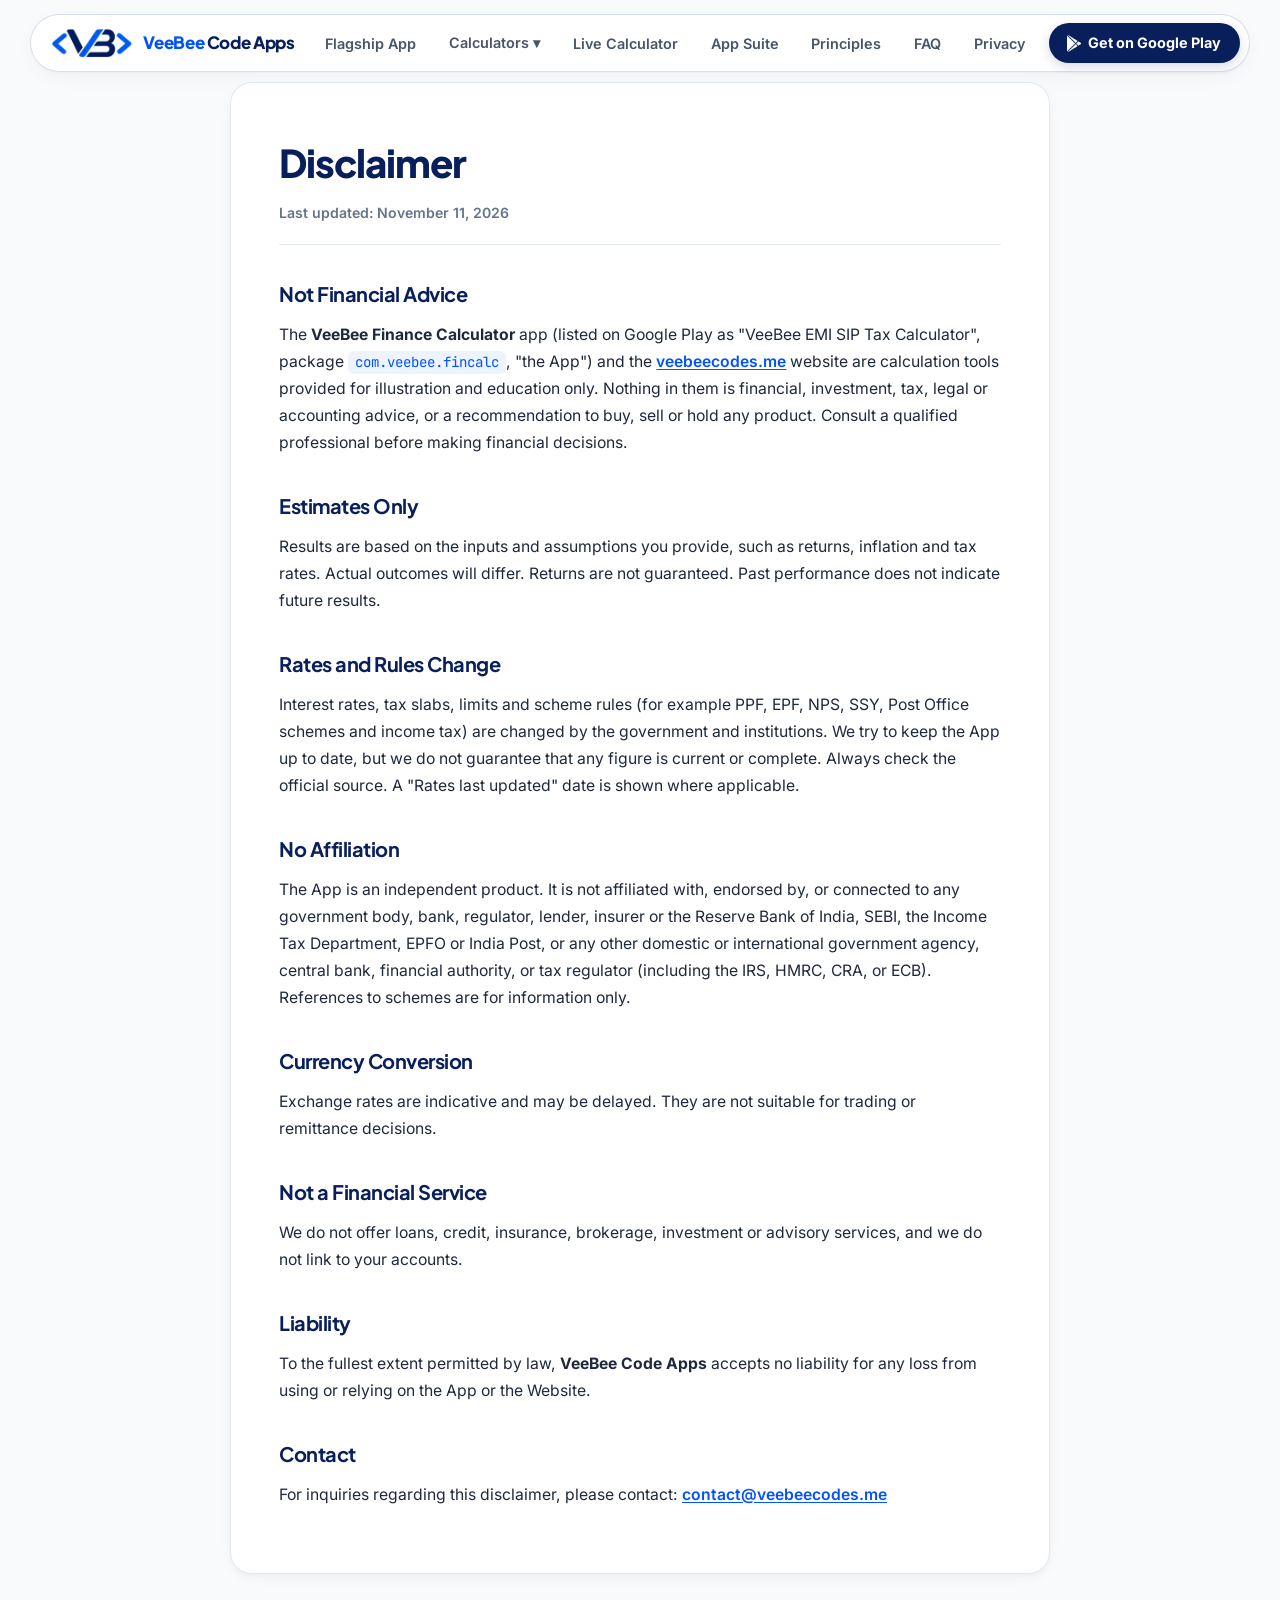
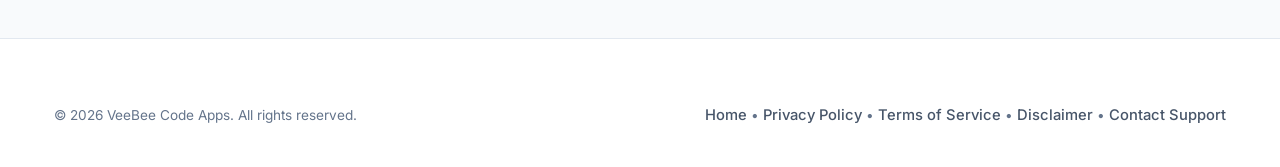
<file: disclaimer.html>
<!DOCTYPE html>
<html lang="en">
<head>
  <meta charset="UTF-8">
  <meta name="viewport" content="width=device-width, initial-scale=1.0, viewport-fit=cover">
  <meta name="theme-color" content="#F8FAFC">
  <title>Disclaimer - Finance Calculator | VeeBee Code Apps</title>
  <meta name="description" content="Legal and Financial Disclaimer for VeeBee Finance Calculator (listed on Google Play as &quot;VeeBee EMI SIP Tax Calculator&quot;, package com.veebee.fincalc, &quot;the App&quot;) and VeeBee Code Apps.">
  <link rel="canonical" href="https://veebeecodes.me/disclaimer.html">
  <link rel="icon" type="image/png" href="assets/favicon.png">
  <link rel="apple-touch-icon" sizes="180x180" href="assets/apple-touch-icon.png">
  <link rel="stylesheet" href="style.css">
</head>
<body>
  <a href="#main-content" class="skip-link">Skip to content</a>

  <header class="floating-header">
    <nav class="nav-pill" aria-label="Primary Navigation">
      <a href="index.html" class="logo">
        <img src="assets/logo-mark.png" alt="" class="logo-img" width="87" height="32">
        <span class="logo-text"><span class="brand-vb">VeeBee</span> Code Apps</span>
      </a>
      <button type="button" class="nav-toggle" aria-label="Toggle navigation menu" aria-expanded="false" aria-controls="nav-links" id="nav-toggle-btn" onclick="toggleMenu()">
        <svg class="icon-hamburger" fill="none" stroke="currentColor" viewBox="0 0 24 24" stroke-width="2.2" aria-hidden="true">
          <path stroke-linecap="round" stroke-linejoin="round" d="M4 6h16M4 12h16m-7 6h7"/>
        </svg>
        <svg class="icon-close" fill="none" stroke="currentColor" viewBox="0 0 24 24" stroke-width="2.2" aria-hidden="true">
          <path stroke-linecap="round" stroke-linejoin="round" d="M6 18L18 6M6 6l12 12"/>
        </svg>
      </button>
      <ul class="nav-links" id="nav-links">
        <li><a href="index.html#showcase" onclick="closeMenu()">Flagship App</a></li>
        <li class="nav-dropdown">
          <a href="emi-calculator.html" class="nav-dropdown-toggle">Calculators ▾</a>
          <ul class="nav-dropdown-menu">
            <li><a href="emi-calculator.html" onclick="closeMenu()">Loan EMI Calculator</a></li>
            <li><a href="sip-calculator.html" onclick="closeMenu()">SIP Return Calculator</a></li>
            <li><a href="income-tax-calculator-fy-2026-27.html" onclick="closeMenu()">Income Tax (FY 2026–27)</a></li>
          </ul>
        </li>
        <li><a href="index.html#live-calculator" onclick="closeMenu()">Live Calculator</a></li>
        <li><a href="index.html#apps" onclick="closeMenu()">App Suite</a></li>
        <li><a href="index.html#why-veebee" onclick="closeMenu()">Principles</a></li>
        <li><a href="index.html#faq" onclick="closeMenu()">FAQ</a></li>
        <li><a href="privacy.html" onclick="closeMenu()">Privacy</a></li>
        <li>
          <a href="https://play.google.com/store/apps/details?id=com.veebee.fincalc&amp;referrer=utm_source%3Dwebsite%26utm_medium%3Dweb%26utm_campaign%3Ddisclaimer_header" class="nav-cta" target="_blank" rel="noopener">
            <img src="assets/google-play-white.png" alt="" width="14" height="17" class="gp-icon-img" aria-hidden="true">
            <span>Get on Google Play</span>
          </a>
        </li>
      </ul>
    </nav>
  </header>

  <main id="main-content" class="container">
    <div class="doc-content">
      <h1>Disclaimer</h1>
      <div class="doc-meta">Last updated: November 11, 2026</div>

      <h2>Not Financial Advice</h2>
      <p>
        The <strong>VeeBee Finance Calculator</strong> app (listed on Google Play as "VeeBee EMI SIP Tax Calculator", package <code>com.veebee.fincalc</code>, "the App") and the <a href="https://veebeecodes.me">veebeecodes.me</a> website are calculation tools provided for illustration and education only. Nothing in them is financial, investment, tax, legal or accounting advice, or a recommendation to buy, sell or hold any product. Consult a qualified professional before making financial decisions.
      </p>

      <h2>Estimates Only</h2>
      <p>
        Results are based on the inputs and assumptions you provide, such as returns, inflation and tax rates. Actual outcomes will differ. Returns are not guaranteed. Past performance does not indicate future results.
      </p>

      <h2>Rates and Rules Change</h2>
      <p>
        Interest rates, tax slabs, limits and scheme rules (for example PPF, EPF, NPS, SSY, Post Office schemes and income tax) are changed by the government and institutions. We try to keep the App up to date, but we do not guarantee that any figure is current or complete. Always check the official source. A "Rates last updated" date is shown where applicable.
      </p>

      <h2>No Affiliation</h2>
      <p>
        The App is an independent product. It is not affiliated with, endorsed by, or connected to any government body, bank, regulator, lender, insurer or the Reserve Bank of India, SEBI, the Income Tax Department, EPFO or India Post, or any other domestic or international government agency, central bank, financial authority, or tax regulator (including the IRS, HMRC, CRA, or ECB). References to schemes are for information only.
      </p>

      <h2>Currency Conversion</h2>
      <p>
        Exchange rates are indicative and may be delayed. They are not suitable for trading or remittance decisions.
      </p>

      <h2>Not a Financial Service</h2>
      <p>
        We do not offer loans, credit, insurance, brokerage, investment or advisory services, and we do not link to your accounts.
      </p>

      <h2>Liability</h2>
      <p>
        To the fullest extent permitted by law, <strong>VeeBee Code Apps</strong> accepts no liability for any loss from using or relying on the App or the Website.
      </p>

      <h2>Contact</h2>
      <p>
        For inquiries regarding this disclaimer, please contact: <a href="mailto:contact@veebeecodes.me">contact@veebeecodes.me</a>
      </p>
    </div>
  </main>

  <footer class="studio-footer">
    <div class="container">
      <div class="footer-bottom" style="border-top: none; padding-top: 0;">
        <div>&copy; 2026 VeeBee Code Apps. All rights reserved.</div>
        <div>
          <a href="index.html">Home</a> &bull;
          <a href="privacy.html">Privacy Policy</a> &bull;
          <a href="terms.html">Terms of Service</a> &bull;
          <a href="disclaimer.html">Disclaimer</a> &bull;
          <a href="mailto:contact@veebeecodes.me">Contact Support</a>
        </div>
      </div>
    </div>
  </footer>

  <script>
    function toggleMenu() {
      const menu = document.getElementById('nav-links');
      const btn = document.getElementById('nav-toggle-btn');
      if (menu) {
        const isOpen = menu.classList.toggle('is-open');
        if (btn) {
          btn.classList.toggle('is-active', isOpen);
          btn.setAttribute('aria-expanded', isOpen ? 'true' : 'false');
        }
      }
    }

    function closeMenu() {
      const menu = document.getElementById('nav-links');
      const btn = document.getElementById('nav-toggle-btn');
      if (menu && menu.classList.contains('is-open')) {
        menu.classList.remove('is-open');
        if (btn) {
          btn.classList.remove('is-active');
          btn.setAttribute('aria-expanded', 'false');
        }
      }
    }
  </script>
</body>
</html>
</file>
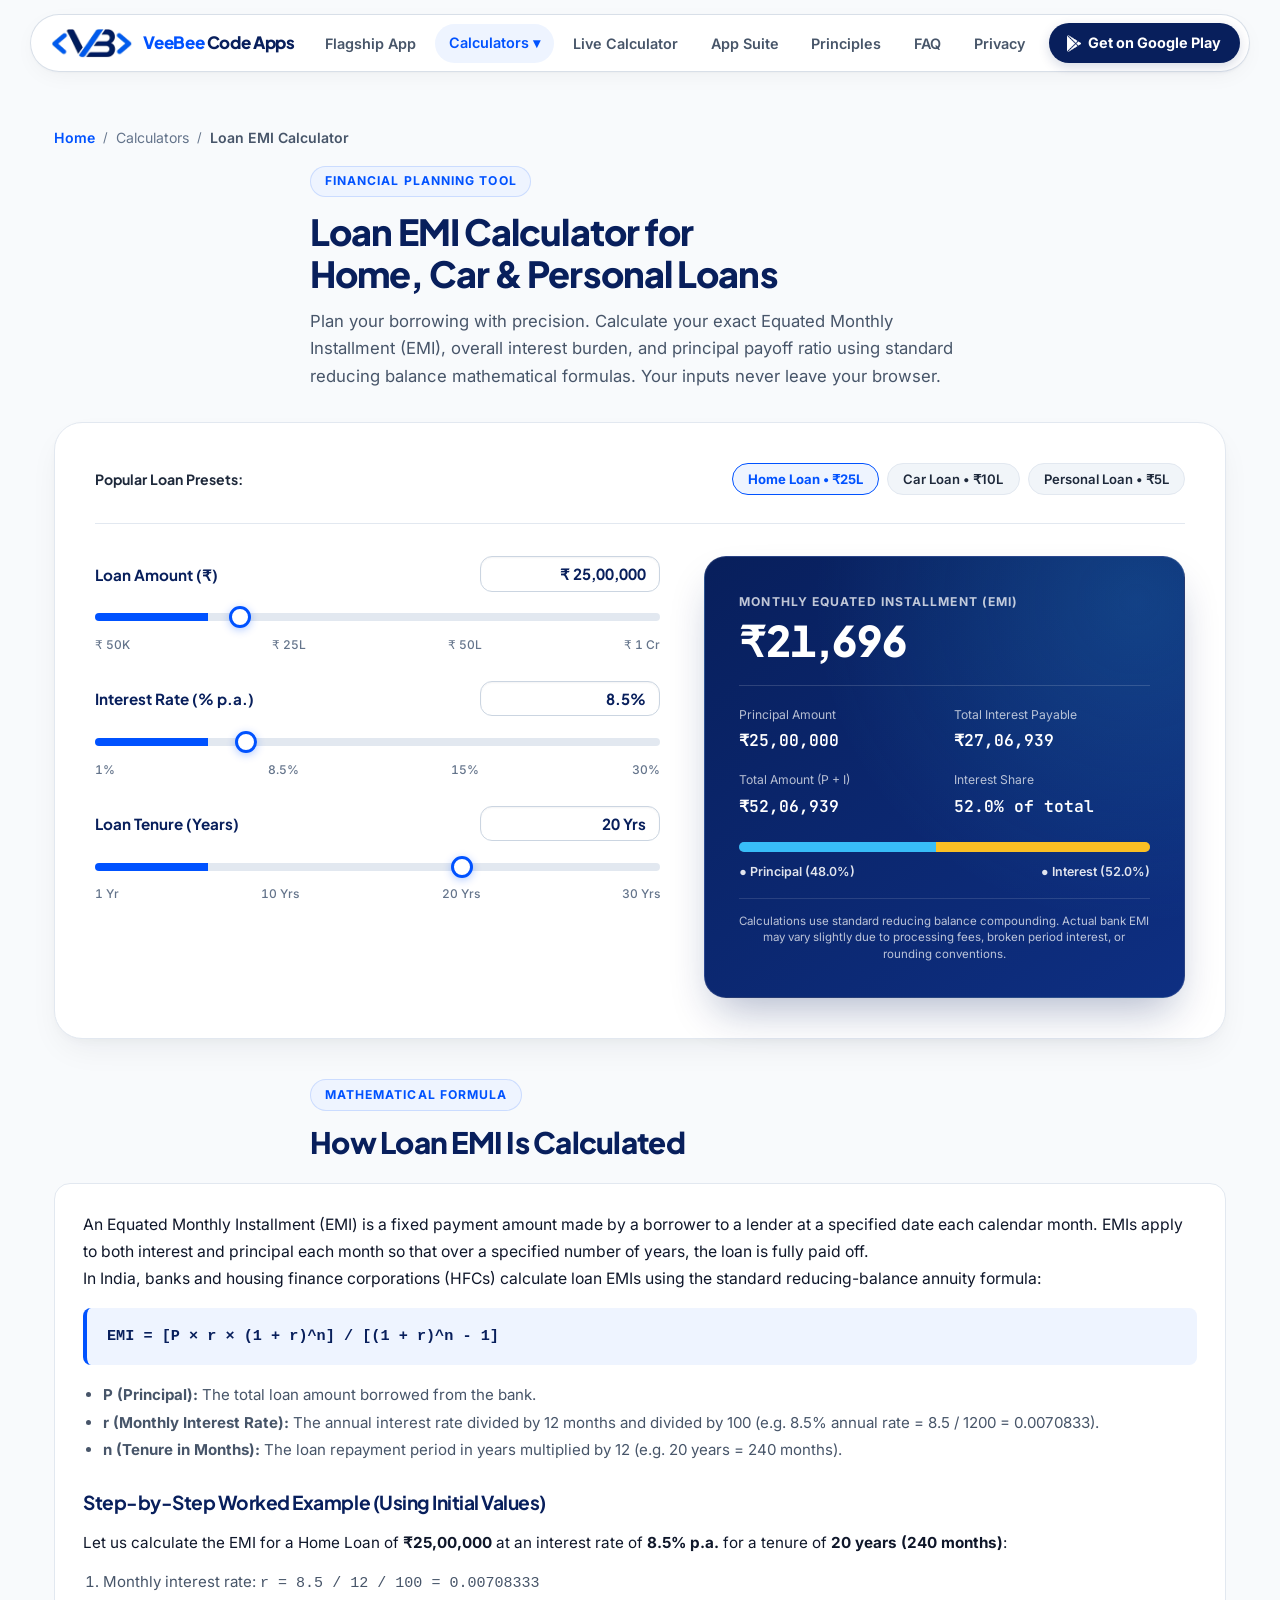
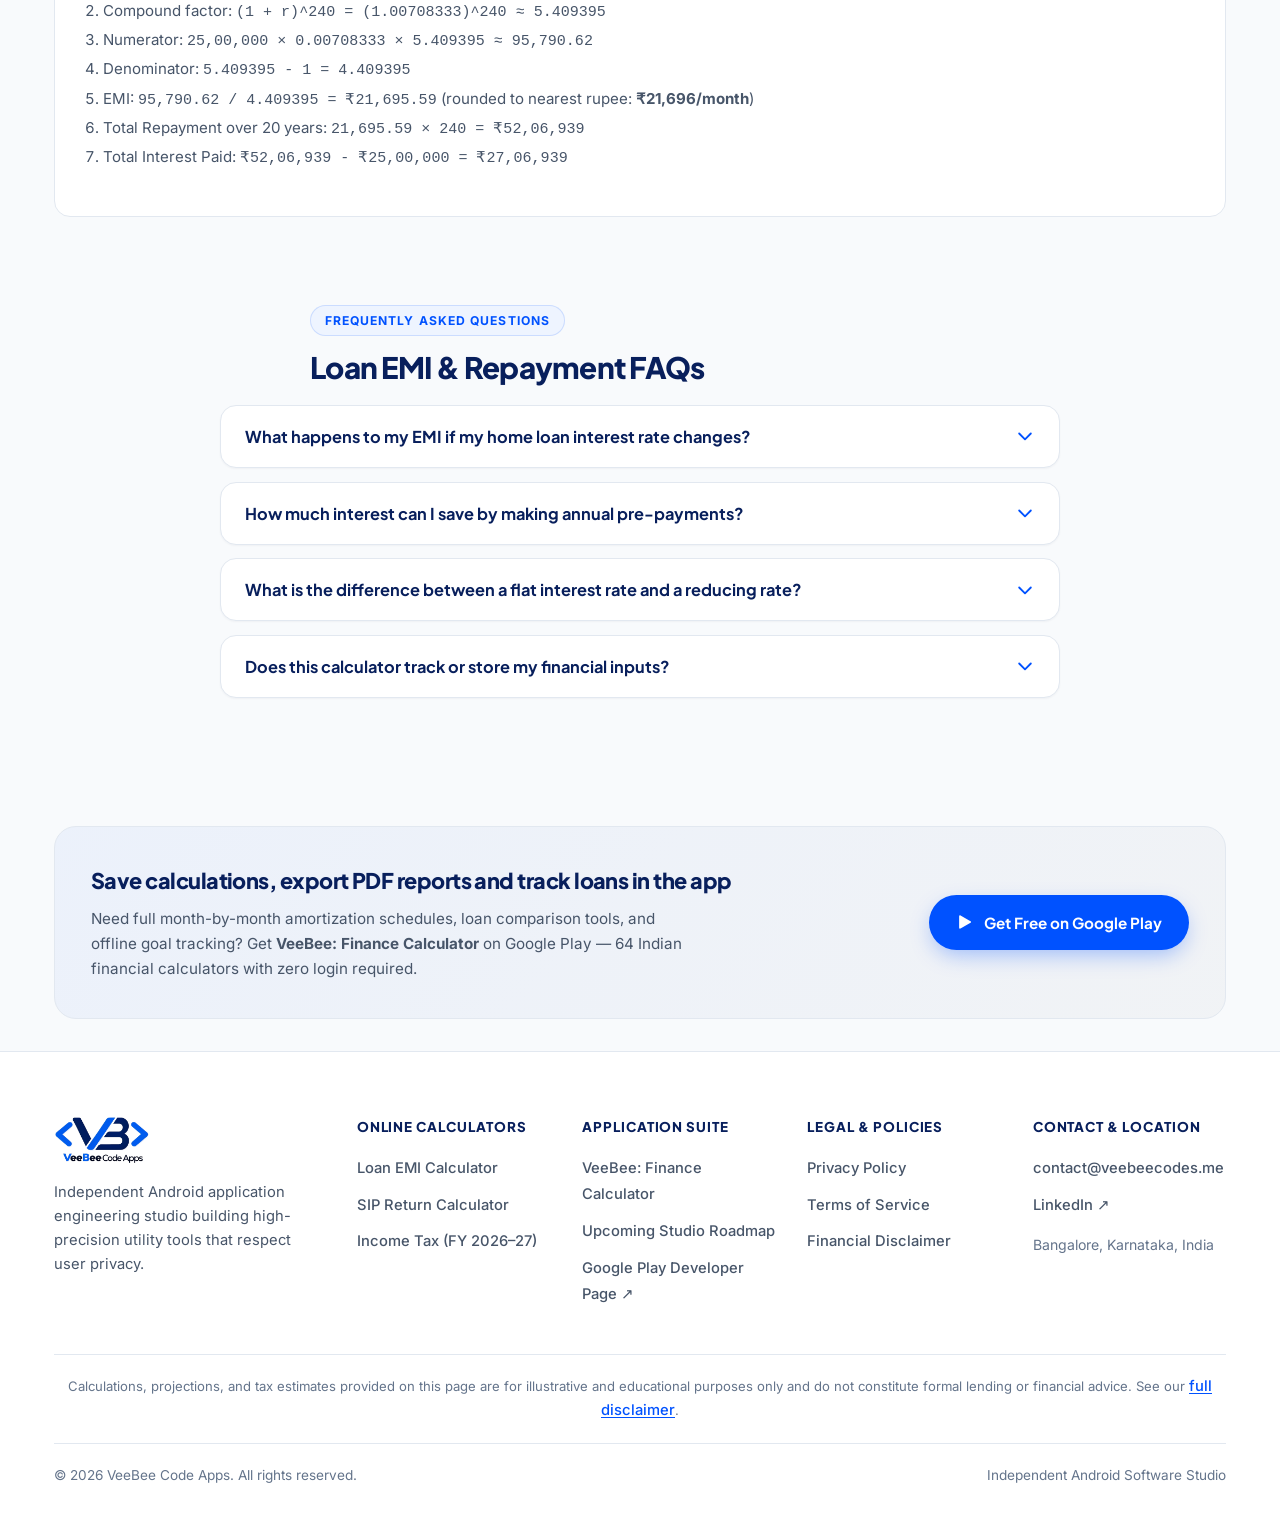
<file: emi-calculator.html>
<!DOCTYPE html>
<html lang="en">
<head>
  <meta charset="UTF-8">
  <meta name="viewport" content="width=device-width, initial-scale=1.0, viewport-fit=cover">
  <meta name="theme-color" content="#F8FAFC">
  <title>Loan EMI Calculator | Online Home, Car &amp; Personal Loan EMI Planner | VeeBee</title>
  <meta name="description" content="Calculate monthly loan EMI, total interest, and amortisation breakdown for home, car, and personal loans in India. Instant, offline-capable, and your inputs never leave your browser.">
  <link rel="canonical" href="https://veebeecodes.me/emi-calculator.html">
  <link rel="icon" type="image/png" href="assets/favicon.png">
  <link rel="apple-touch-icon" sizes="180x180" href="assets/apple-touch-icon.png">

  <!-- Open Graph / Facebook -->
  <meta property="og:type" content="website">
  <meta property="og:url" content="https://veebeecodes.me/emi-calculator.html">
  <meta property="og:title" content="Loan EMI Calculator | Online Home, Car &amp; Personal Loan EMI Planner | VeeBee">
  <meta property="og:description" content="Calculate monthly loan EMI, total interest, and amortisation breakdown for home, car, and personal loans in India. Instant, offline-capable, and your inputs never leave your browser.">
  <meta property="og:image" content="https://veebeecodes.me/assets/og-image.png">

  <!-- Twitter -->
  <meta name="twitter:card" content="summary_large_image">
  <meta name="twitter:title" content="Loan EMI Calculator | Online Home, Car &amp; Personal Loan EMI Planner | VeeBee">
  <meta name="twitter:description" content="Calculate monthly loan EMI, total interest, and amortisation breakdown for home, car, and personal loans in India. Instant, offline-capable, and your inputs never leave your browser.">
  <meta name="twitter:image" content="https://veebeecodes.me/assets/og-image.png">

  <!-- Structured Data: WebApplication -->
  <script type="application/ld+json">
  {
    "@context": "https://schema.org",
    "@type": "WebApplication",
    "name": "VeeBee Online Loan EMI Calculator",
    "applicationCategory": "FinanceApplication",
    "operatingSystem": "Web Browser",
    "offers": {
      "@type": "Offer",
      "price": "0",
      "priceCurrency": "INR"
    },
    "description": "Interactive online loan EMI calculator for home, car, and personal loans in India with monthly amortization breakdown."
  }
  </script>

  <!-- Structured Data: FAQPage -->
  <script type="application/ld+json">
  {
    "@context": "https://schema.org",
    "@type": "FAQPage",
    "mainEntity": [
      {
        "@type": "Question",
        "name": "What mathematical formula is used to calculate loan EMI?",
        "acceptedAnswer": {
          "@type": "Answer",
          "text": "Loan EMI is calculated using the standard reducing-balance annuity formula: EMI = [P × r × (1 + r)^n] / [(1 + r)^n - 1], where P is Principal loan amount, r is the monthly interest rate (annual rate divided by 12 and 100), and n is the total number of monthly installments."
        }
      },
      {
        "@type": "Question",
        "name": "How does increasing loan tenure affect EMI and total interest payable?",
        "acceptedAnswer": {
          "@type": "Answer",
          "text": "A longer loan tenure lowers your monthly EMI payment, making it more affordable on a monthly cash flow basis. However, because you are borrowing the money for more time, the compounding interest increases substantially, resulting in much higher total interest paid over the life of the loan."
        }
      },
      {
        "@type": "Question",
        "name": "Does this online calculator send my financial details to any server?",
        "acceptedAnswer": {
          "@type": "Answer",
          "text": "No. The calculator runs 100% client-side in your web browser using vanilla JavaScript. No loan amounts, interest rates, or calculations are ever transmitted across the network or stored on remote servers."
        }
      },
      {
        "@type": "Question",
        "name": "Can I export a clean 1-page PDF loan report with full amortization schedule?",
        "acceptedAnswer": {
          "@type": "Answer",
          "text": "Yes. Our native Android app 'VeeBee: Finance Calculator' offers comprehensive loan amortization schedules, pre-payment analysis, and client-ready 1-page PDF and PNG export."
        }
      }
    ]
  }
  </script>

  <link rel="stylesheet" href="style.css">
</head>
<body>
  <a href="#main-content" class="skip-link">Skip to content</a>

  <!-- Floating Header -->
  <header class="floating-header">
    <nav class="nav-pill" aria-label="Primary Navigation">
      <a href="index.html" class="logo">
        <img src="assets/logo-mark.png" alt="" class="logo-img" width="87" height="32">
        <span class="logo-text"><span class="brand-vb">VeeBee</span> Code Apps</span>
      </a>

      <button type="button" class="nav-toggle" aria-label="Toggle navigation menu" aria-expanded="false" aria-controls="nav-links" id="nav-toggle-btn" onclick="toggleMenu()">
        <svg class="icon-hamburger" fill="none" stroke="currentColor" viewBox="0 0 24 24" stroke-width="2.2" aria-hidden="true">
          <path stroke-linecap="round" stroke-linejoin="round" d="M4 6h16M4 12h16m-7 6h7"/>
        </svg>
        <svg class="icon-close" fill="none" stroke="currentColor" viewBox="0 0 24 24" stroke-width="2.2" aria-hidden="true">
          <path stroke-linecap="round" stroke-linejoin="round" d="M6 18L18 6M6 6l12 12"/>
        </svg>
      </button>

      <ul class="nav-links" id="nav-links">
        <li><a href="index.html#showcase" onclick="closeMenu()">Flagship App</a></li>
        <li class="nav-dropdown">
          <a href="emi-calculator.html" class="nav-dropdown-toggle active" aria-current="page">Calculators ▾</a>
          <ul class="nav-dropdown-menu">
            <li><a href="emi-calculator.html" class="active" onclick="closeMenu()">Loan EMI Calculator</a></li>
            <li><a href="sip-calculator.html" onclick="closeMenu()">SIP Return Calculator</a></li>
            <li><a href="income-tax-calculator-fy-2026-27.html" onclick="closeMenu()">Income Tax (FY 2026–27)</a></li>
          </ul>
        </li>
        <li><a href="index.html#live-calculator" onclick="closeMenu()">Live Calculator</a></li>
        <li><a href="index.html#apps" onclick="closeMenu()">App Suite</a></li>
        <li><a href="index.html#why-veebee" onclick="closeMenu()">Principles</a></li>
        <li><a href="index.html#faq" onclick="closeMenu()">FAQ</a></li>
        <li><a href="privacy.html" onclick="closeMenu()">Privacy</a></li>
        <li>
          <a href="https://play.google.com/store/apps/details?id=com.veebee.fincalc&amp;referrer=utm_source%3Dwebsite%26utm_medium%3Dweb%26utm_campaign%3Demi_calc_header" class="nav-cta" target="_blank" rel="noopener">
            <img src="assets/google-play-white.png" alt="" width="14" height="17" class="gp-icon-img" aria-hidden="true">
            <span>Get on Google Play</span>
          </a>
        </li>
      </ul>
    </nav>
  </header>

  <main id="main-content" class="container" style="padding-top: 1.5rem;">
    <!-- Breadcrumb -->
    <nav class="breadcrumb-nav" aria-label="Breadcrumb">
      <ol class="breadcrumb-list">
        <li><a href="index.html">Home</a></li>
        <li class="breadcrumb-sep" aria-hidden="true">/</li>
        <li><span>Calculators</span></li>
        <li class="breadcrumb-sep" aria-hidden="true">/</li>
        <li class="breadcrumb-current" aria-current="page">Loan EMI Calculator</li>
      </ol>
    </nav>

    <!-- Page Title & Header -->
    <div class="section-header" style="text-align: left; margin-bottom: 2rem;">
      <span class="section-eyebrow">Financial Planning Tool</span>
      <h1 class="section-title" style="font-size: 2.25rem;">Loan EMI Calculator for Home, Car &amp; Personal Loans</h1>
      <p class="section-desc" style="margin-inline: 0; max-width: 760px;">
        Plan your borrowing with precision. Calculate your exact Equated Monthly Installment (EMI), overall interest burden, and principal payoff ratio using standard reducing balance mathematical formulas. Your inputs never leave your browser.
      </p>
    </div>

    <!-- Interactive Calculator Card -->
    <div class="calc-demo-card">
      <div class="calc-presets-bar">
        <span class="calc-presets-label">Popular Loan Presets:</span>
        <div class="calc-preset-group" role="group" aria-label="Quick Loan Presets">
          <button type="button" class="preset-chip is-active" id="chip-home" onclick="setPreset(2500000, 8.5, 20, this)">Home Loan • ₹25L</button>
          <button type="button" class="preset-chip" id="chip-car" onclick="setPreset(1000000, 9.2, 5, this)">Car Loan • ₹10L</button>
          <button type="button" class="preset-chip" id="chip-personal" onclick="setPreset(500000, 12.5, 3, this)">Personal Loan • ₹5L</button>
        </div>
      </div>

      <div class="calc-demo-body">
        <!-- Controls Column -->
        <div class="calc-sliders">
          <!-- Loan Amount -->
          <div class="slider-group">
            <div class="slider-header">
              <label for="input-amount-val">Loan Amount (₹)</label>
              <input type="text" id="input-amount-val" class="calc-val-input" inputmode="decimal" value="₹ 25,00,000" oninput="parseAmountInput(this.value)" onblur="blurAmountInput(this.value)" aria-label="Loan Amount in Rupees">
            </div>
            <input type="range" id="slider-amount" class="veebee-slider" min="50000" max="10000000" step="25000" value="2500000" aria-label="Loan Amount Slider" oninput="syncAmountSlider(this.value)">
            <div class="slider-scale">
              <span>₹ 50K</span>
              <span>₹ 25L</span>
              <span>₹ 50L</span>
              <span>₹ 1 Cr</span>
            </div>
          </div>

          <!-- Interest Rate -->
          <div class="slider-group">
            <div class="slider-header">
              <label for="input-rate-val">Interest Rate (% p.a.)</label>
              <input type="text" id="input-rate-val" class="calc-val-input" inputmode="decimal" value="8.5%" oninput="parseRateInput(this.value)" onblur="blurRateInput(this.value)" aria-label="Interest Rate Percentage per Annum">
            </div>
            <input type="range" id="slider-rate" class="veebee-slider" min="1.0" max="30.0" step="0.1" value="8.5" aria-label="Interest Rate Slider" oninput="syncRateSlider(this.value)">
            <div class="slider-scale">
              <span>1%</span>
              <span>8.5%</span>
              <span>15%</span>
              <span>30%</span>
            </div>
          </div>

          <!-- Loan Tenure -->
          <div class="slider-group" style="margin-bottom: 0;">
            <div class="slider-header">
              <label for="input-tenure-val">Loan Tenure (Years)</label>
              <input type="text" id="input-tenure-val" class="calc-val-input" inputmode="decimal" value="20 Yrs" oninput="parseTenureInput(this.value)" onblur="blurTenureInput(this.value)" aria-label="Loan Tenure in Years">
            </div>
            <input type="range" id="slider-tenure" class="veebee-slider" min="1" max="30" step="1" value="20" aria-label="Loan Tenure Slider" oninput="syncTenureSlider(this.value)">
            <div class="slider-scale">
              <span>1 Yr</span>
              <span>10 Yrs</span>
              <span>20 Yrs</span>
              <span>30 Yrs</span>
            </div>
          </div>
        </div>

        <!-- Results Column -->
        <div class="calc-result-box" aria-live="polite">
          <div class="calc-result-eyebrow">Monthly Equated Installment (EMI)</div>
          <div class="calc-result-emi" id="res-emi">₹ 21,696</div>

          <div class="calc-breakdown-grid">
            <div class="cb-item">
              <span>Principal Amount</span>
              <strong id="res-principal">₹ 25,00,000</strong>
            </div>
            <div class="cb-item">
              <span>Total Interest Payable</span>
              <strong id="res-interest">₹ 27,06,939</strong>
            </div>
            <div class="cb-item">
              <span>Total Amount (P + I)</span>
              <strong id="res-total">₹ 52,06,939</strong>
            </div>
            <div class="cb-item">
              <span>Interest Share</span>
              <strong id="res-share">52.0% of total</strong>
            </div>
          </div>

          <!-- Visual Ratio Bar -->
          <div class="progress-ratio-bar" aria-hidden="true">
            <div class="ratio-principal" id="bar-principal" style="width: 48.0%;"></div>
            <div class="ratio-interest" id="bar-interest" style="width: 52.0%;"></div>
          </div>
          <div class="ratio-legend">
            <span id="legend-principal">● Principal (48.0%)</span>
            <span id="legend-interest">● Interest (52.0%)</span>
          </div>

          <div class="calc-disclaimer-note">
            Calculations use standard reducing balance compounding. Actual bank EMI may vary slightly due to processing fees, broken period interest, or rounding conventions.
          </div>
        </div>
      </div>
    </div>

    <!-- Math Explanation & Worked Example Section -->
    <section class="section-block" style="padding-top: 2.5rem;">
      <div class="section-header" style="text-align: left; margin-bottom: 1.25rem;">
        <span class="section-eyebrow">Mathematical Formula</span>
        <h2 class="section-title" style="font-size: 1.85rem;">How Loan EMI Is Calculated</h2>
      </div>

      <div class="worked-example-card">
        <p style="font-size: 0.98rem; line-height: 1.7; color: var(--text-dark);">
          An Equated Monthly Installment (EMI) is a fixed payment amount made by a borrower to a lender at a specified date each calendar month. EMIs apply to both interest and principal each month so that over a specified number of years, the loan is fully paid off.
        </p>
        <p style="font-size: 0.98rem; line-height: 1.7; color: var(--text-dark);">
          In India, banks and housing finance corporations (HFCs) calculate loan EMIs using the standard reducing-balance annuity formula:
        </p>

        <div class="formula-display">
          EMI = [P × r × (1 + r)^n] / [(1 + r)^n - 1]
        </div>

        <ul style="margin: 1rem 0 1.5rem 1.25rem; font-size: 0.94rem; color: var(--text-muted); line-height: 1.8;">
          <li><strong>P (Principal):</strong> The total loan amount borrowed from the bank.</li>
          <li><strong>r (Monthly Interest Rate):</strong> The annual interest rate divided by 12 months and divided by 100 (e.g. 8.5% annual rate = 8.5 / 1200 = 0.0070833).</li>
          <li><strong>n (Tenure in Months):</strong> The loan repayment period in years multiplied by 12 (e.g. 20 years = 240 months).</li>
        </ul>

        <h3 style="font-size: 1.2rem; color: var(--brand-navy); margin-top: 1.5rem; margin-bottom: 0.75rem;">Step-by-Step Worked Example (Using Initial Values)</h3>
        <p style="font-size: 0.95rem; line-height: 1.7; color: var(--text-dark);">
          Let us calculate the EMI for a Home Loan of <strong>₹25,00,000</strong> at an interest rate of <strong>8.5% p.a.</strong> for a tenure of <strong>20 years (240 months)</strong>:
        </p>
        <ol style="margin: 0.75rem 0 1rem 1.25rem; font-size: 0.94rem; color: var(--text-muted); line-height: 1.8;">
          <li>Monthly interest rate: <code>r = 8.5 / 12 / 100 = 0.00708333</code></li>
          <li>Compound factor: <code>(1 + r)^240 = (1.00708333)^240 ≈ 5.409395</code></li>
          <li>Numerator: <code>25,00,000 × 0.00708333 × 5.409395 ≈ 95,790.62</code></li>
          <li>Denominator: <code>5.409395 - 1 = 4.409395</code></li>
          <li>EMI: <code>95,790.62 / 4.409395 = ₹21,695.59</code> (rounded to nearest rupee: <strong>₹21,696/month</strong>)</li>
          <li>Total Repayment over 20 years: <code>21,695.59 × 240 = ₹52,06,939</code></li>
          <li>Total Interest Paid: <code>₹52,06,939 - ₹25,00,000 = ₹27,06,939</code></li>
        </ol>
      </div>
    </section>

    <!-- FAQ Section -->
    <section class="section-block" style="padding-top: 1rem;">
      <div class="section-header" style="text-align: left; margin-bottom: 1.25rem;">
        <span class="section-eyebrow">Frequently Asked Questions</span>
        <h2 class="section-title" style="font-size: 1.85rem;">Loan EMI &amp; Repayment FAQs</h2>
      </div>

      <div class="faq-list">
        <div class="faq-item">
          <button type="button" class="faq-trigger" aria-expanded="false" onclick="toggleFaq(this)">
            <span>What happens to my EMI if my home loan interest rate changes?</span>
            <svg class="faq-icon" fill="none" stroke="currentColor" viewBox="0 0 24 24" stroke-width="2.2" aria-hidden="true">
              <path stroke-linecap="round" stroke-linejoin="round" d="M19 9l-7 7-7-7"/>
            </svg>
          </button>
          <div class="faq-answer">
            On floating-rate home loans, when the benchmark rate (such as RBI Repo Rate) increases or decreases, lenders typically keep your monthly EMI constant and adjust your remaining tenure. However, you can also request the bank to keep the tenure unchanged and recalculate your monthly EMI amount instead.
          </div>
        </div>

        <div class="faq-item">
          <button type="button" class="faq-trigger" aria-expanded="false" onclick="toggleFaq(this)">
            <span>How much interest can I save by making annual pre-payments?</span>
            <svg class="faq-icon" fill="none" stroke="currentColor" viewBox="0 0 24 24" stroke-width="2.2" aria-hidden="true">
              <path stroke-linecap="round" stroke-linejoin="round" d="M19 9l-7 7-7-7"/>
            </svg>
          </button>
          <div class="faq-answer">
            Even small prepayments made early in your loan tenure can save you lakhs of rupees in interest because prepayments directly reduce the principal balance. For example, paying just one extra EMI per year on a 20-year home loan can reduce your overall tenure by over 3 to 4 years.
          </div>
        </div>

        <div class="faq-item">
          <button type="button" class="faq-trigger" aria-expanded="false" onclick="toggleFaq(this)">
            <span>What is the difference between a flat interest rate and a reducing rate?</span>
            <svg class="faq-icon" fill="none" stroke="currentColor" viewBox="0 0 24 24" stroke-width="2.2" aria-hidden="true">
              <path stroke-linecap="round" stroke-linejoin="round" d="M19 9l-7 7-7-7"/>
            </svg>
          </button>
          <div class="faq-answer">
            In a flat rate calculation, interest is charged on the full principal amount throughout the tenure, which leads to a significantly higher effective interest rate. In a reducing balance calculation (the standard used by reputable Indian banks), interest is charged only on the outstanding principal balance each month.
          </div>
        </div>

        <div class="faq-item">
          <button type="button" class="faq-trigger" aria-expanded="false" onclick="toggleFaq(this)">
            <span>Does this calculator track or store my financial inputs?</span>
            <svg class="faq-icon" fill="none" stroke="currentColor" viewBox="0 0 24 24" stroke-width="2.2" aria-hidden="true">
              <path stroke-linecap="round" stroke-linejoin="round" d="M19 9l-7 7-7-7"/>
            </svg>
          </button>
          <div class="faq-answer">
            No. Your inputs never leave your browser. The calculator operates purely on-device in your web browser with zero network transmission. For offline calculation and storing loan amortization comparisons on your device, use our native Android app.
          </div>
        </div>
      </div>
    </section>

    <!-- Google Play App Promotion Banner -->
    <div class="calc-app-cta-banner">
      <div class="calc-app-cta-text">
        <h3>Save calculations, export PDF reports and track loans in the app</h3>
        <p>
          Need full month-by-month amortization schedules, loan comparison tools, and offline goal tracking? Get <strong>VeeBee: Finance Calculator</strong> on Google Play — 64 Indian financial calculators with zero login required.
        </p>
      </div>
      <div>
        <a href="https://play.google.com/store/apps/details?id=com.veebee.fincalc&amp;referrer=utm_source%3Dwebsite%26utm_medium%3Dweb%26utm_campaign%3Demi_calculator_page" class="btn btn-primary" target="_blank" rel="noopener">
          <svg class="btn-gp-icon" viewBox="0 0 500 500" width="18" height="18" aria-hidden="true">
            <path d="M403.4 228.6L125.8 68.4c-18.7-10.8-38.8-1.5-38.8 20.1v323c0 21.6 20.1 30.9 38.8 20.1l277.6-160.2c18.7-10.8 18.7-32 0-42.8z" fill="#FFFFFF"/>
          </svg>
          <span>Get Free on Google Play</span>
        </a>
      </div>
    </div>
  </main>

  <!-- Studio Footer -->
  <footer class="studio-footer">
    <div class="container">
      <div class="footer-grid">
        <div class="footer-brand">
          <img src="assets/logo-full.png" alt="VeeBee Code Apps Logo" class="footer-brand-logo" width="104" height="52" loading="lazy">
          <p>
            Independent Android application engineering studio building high-precision utility tools that respect user privacy.
          </p>
        </div>

        <div class="footer-col">
          <h5>Online Calculators</h5>
          <ul>
            <li><a href="emi-calculator.html" class="active">Loan EMI Calculator</a></li>
            <li><a href="sip-calculator.html">SIP Return Calculator</a></li>
            <li><a href="income-tax-calculator-fy-2026-27.html">Income Tax (FY 2026–27)</a></li>
          </ul>
        </div>

        <div class="footer-col">
          <h5>Application Suite</h5>
          <ul>
            <li><a href="https://play.google.com/store/apps/details?id=com.veebee.fincalc&amp;referrer=utm_source%3Dwebsite%26utm_medium%3Dweb%26utm_campaign%3Demi_page_footer" target="_blank" rel="noopener">VeeBee: Finance Calculator</a></li>
            <li><a href="index.html#apps">Upcoming Studio Roadmap</a></li>
            <li><a href="https://play.google.com/store/apps/developer?id=VeeBee+Code+Apps&amp;referrer=utm_source%3Dwebsite%26utm_medium%3Dweb%26utm_campaign%3Demi_page_footer" target="_blank" rel="noopener">Google Play Developer Page ↗</a></li>
          </ul>
        </div>

        <div class="footer-col">
          <h5>Legal &amp; Policies</h5>
          <ul>
            <li><a href="privacy.html">Privacy Policy</a></li>
            <li><a href="terms.html">Terms of Service</a></li>
            <li><a href="disclaimer.html">Financial Disclaimer</a></li>
          </ul>
        </div>

        <div class="footer-col">
          <h5>Contact &amp; Location</h5>
          <ul>
            <li><a href="mailto:contact@veebeecodes.me">contact@veebeecodes.me</a></li>
            <li><a href="https://www.linkedin.com/company/veebeecodes/" target="_blank" rel="noopener">LinkedIn ↗</a></li>
            <li style="color: var(--text-dim); font-size: 0.88rem; margin-top: 0.35rem;">
              Bangalore, Karnataka, India
            </li>
          </ul>
        </div>
      </div>

      <div class="footer-disclaimer">
        Calculations, projections, and tax estimates provided on this page are for illustrative and educational purposes only and do not constitute formal lending or financial advice. See our <a href="disclaimer.html">full disclaimer</a>.
      </div>

      <div class="footer-bottom">
        <div>&copy; 2026 VeeBee Code Apps. All rights reserved.</div>
        <div>Independent Android Software Studio</div>
      </div>
    </div>
  </footer>

  <script>
    function toggleMenu() {
      const menu = document.getElementById('nav-links');
      const btn = document.getElementById('nav-toggle-btn');
      if (menu) {
        const isOpen = menu.classList.toggle('is-open');
        if (btn) {
          btn.classList.toggle('is-active', isOpen);
          btn.setAttribute('aria-expanded', isOpen ? 'true' : 'false');
        }
      }
    }

    function closeMenu() {
      const menu = document.getElementById('nav-links');
      const btn = document.getElementById('nav-toggle-btn');
      if (menu && menu.classList.contains('is-open')) {
        menu.classList.remove('is-open');
        if (btn) {
          btn.classList.remove('is-active');
          btn.setAttribute('aria-expanded', 'false');
        }
      }
    }

    function toggleFaq(btn) {
      const item = btn.closest('.faq-item');
      if (!item) return;
      const isOpen = item.classList.contains('is-open');
      document.querySelectorAll('.faq-item').forEach(i => {
        i.classList.remove('is-open');
        const b = i.querySelector('.faq-trigger');
        if (b) b.setAttribute('aria-expanded', 'false');
      });
      if (!isOpen) {
        item.classList.add('is-open');
        btn.setAttribute('aria-expanded', 'true');
      }
    }

    let loanAmount = 2500000;
    let interestRate = 8.5;
    let tenureYears = 20;

    function formatInr(val) {
      return new Intl.NumberFormat('en-IN', {
        style: 'currency',
        currency: 'INR',
        maximumFractionDigits: 0
      }).format(Math.round(val));
    }

    function parseInr(val) {
      if (val === null || val === undefined) return 0;
      if (typeof val === 'number') return isNaN(val) ? 0 : val;
      const cleaned = String(val).replace(/[^0-9.]/g, '');
      if (!cleaned) return 0;
      const num = parseFloat(cleaned);
      return isNaN(num) ? 0 : num;
    }

    function parseAmountInput(val) {
      loanAmount = Math.max(0, parseInr(val));
      document.getElementById('slider-amount').value = Math.min(Math.max(loanAmount, 50000), 10000000);
      calculateEmi();
    }

    function blurAmountInput(val) {
      const parsed = parseInr(val);
      loanAmount = Math.max(10000, Math.min(100000000, parsed || 2500000));
      document.getElementById('input-amount-val').value = formatInr(loanAmount);
      document.getElementById('slider-amount').value = Math.min(Math.max(loanAmount, 50000), 10000000);
      calculateEmi();
    }

    function syncAmountSlider(val) {
      loanAmount = parseFloat(val) || 0;
      document.getElementById('input-amount-val').value = formatInr(loanAmount);
      calculateEmi();
    }

    function parseRateInput(val) {
      const parsed = parseInr(val);
      if (parsed > 0) {
        interestRate = Math.max(0.1, Math.min(30.0, parsed));
        document.getElementById('slider-rate').value = interestRate;
        calculateEmi();
      }
    }

    function blurRateInput(val) {
      const parsed = parseInr(val);
      interestRate = Math.max(0.1, Math.min(30.0, parsed || 8.5));
      document.getElementById('input-rate-val').value = interestRate.toFixed(1) + '%';
      document.getElementById('slider-rate').value = interestRate;
      calculateEmi();
    }

    function syncRateSlider(val) {
      interestRate = parseFloat(val) || 0;
      document.getElementById('input-rate-val').value = interestRate.toFixed(1) + '%';
      calculateEmi();
    }

    function parseTenureInput(val) {
      const parsed = Math.round(parseInr(val));
      if (parsed > 0) {
        tenureYears = Math.max(1, Math.min(30, parsed));
        document.getElementById('slider-tenure').value = tenureYears;
        calculateEmi();
      }
    }

    function blurTenureInput(val) {
      const parsed = Math.round(parseInr(val));
      tenureYears = Math.max(1, Math.min(30, parsed || 20));
      document.getElementById('input-tenure-val').value = tenureYears + ' Yrs';
      document.getElementById('slider-tenure').value = tenureYears;
      calculateEmi();
    }

    function syncTenureSlider(val) {
      tenureYears = parseFloat(val) || 0;
      document.getElementById('input-tenure-val').value = tenureYears + ' Yrs';
      calculateEmi();
    }

    function calculateEmi() {
      const p = loanAmount;
      const rateAnnual = interestRate;
      const years = tenureYears;

      const r = rateAnnual / 12 / 100;
      const n = years * 12;

      let emi = 0;
      if (p > 0 && n > 0) {
        if (r === 0) {
          emi = p / n;
        } else {
          const rFactor = Math.pow(1 + r, n);
          emi = (p * r * rFactor) / (rFactor - 1);
        }
      }

      const totalPayment = emi * n;
      const totalInterest = Math.max(0, totalPayment - p);
      const principalPct = totalPayment > 0 ? (p / totalPayment) * 100 : 100;
      const interestPct = totalPayment > 0 ? (totalInterest / totalPayment) * 100 : 0;

      document.getElementById('res-emi').textContent = formatInr(emi);
      document.getElementById('res-principal').textContent = formatInr(p);
      document.getElementById('res-interest').textContent = formatInr(totalInterest);
      document.getElementById('res-total').textContent = formatInr(totalPayment);
      document.getElementById('res-share').textContent = interestPct.toFixed(1) + '% of total';

      document.getElementById('bar-principal').style.width = principalPct.toFixed(1) + '%';
      document.getElementById('bar-interest').style.width = interestPct.toFixed(1) + '%';
      document.getElementById('legend-principal').textContent = '● Principal (' + principalPct.toFixed(1) + '%)';
      document.getElementById('legend-interest').textContent = '● Interest (' + interestPct.toFixed(1) + '%)';
    }

    function setPreset(p, r, t, chip) {
      document.querySelectorAll('.preset-chip').forEach(c => c.classList.remove('is-active'));
      chip.classList.add('is-active');
      loanAmount = p;
      interestRate = r;
      tenureYears = t;
      document.getElementById('slider-amount').value = Math.min(p, 10000000);
      document.getElementById('input-amount-val').value = formatInr(p);
      document.getElementById('slider-rate').value = r;
      document.getElementById('input-rate-val').value = r.toFixed(1) + '%';
      document.getElementById('slider-tenure').value = t;
      document.getElementById('input-tenure-val').value = t + ' Yrs';
      calculateEmi();
    }

    // Initialize on page load
    document.addEventListener('DOMContentLoaded', calculateEmi);
  </script>
</body>
</html>
</file>
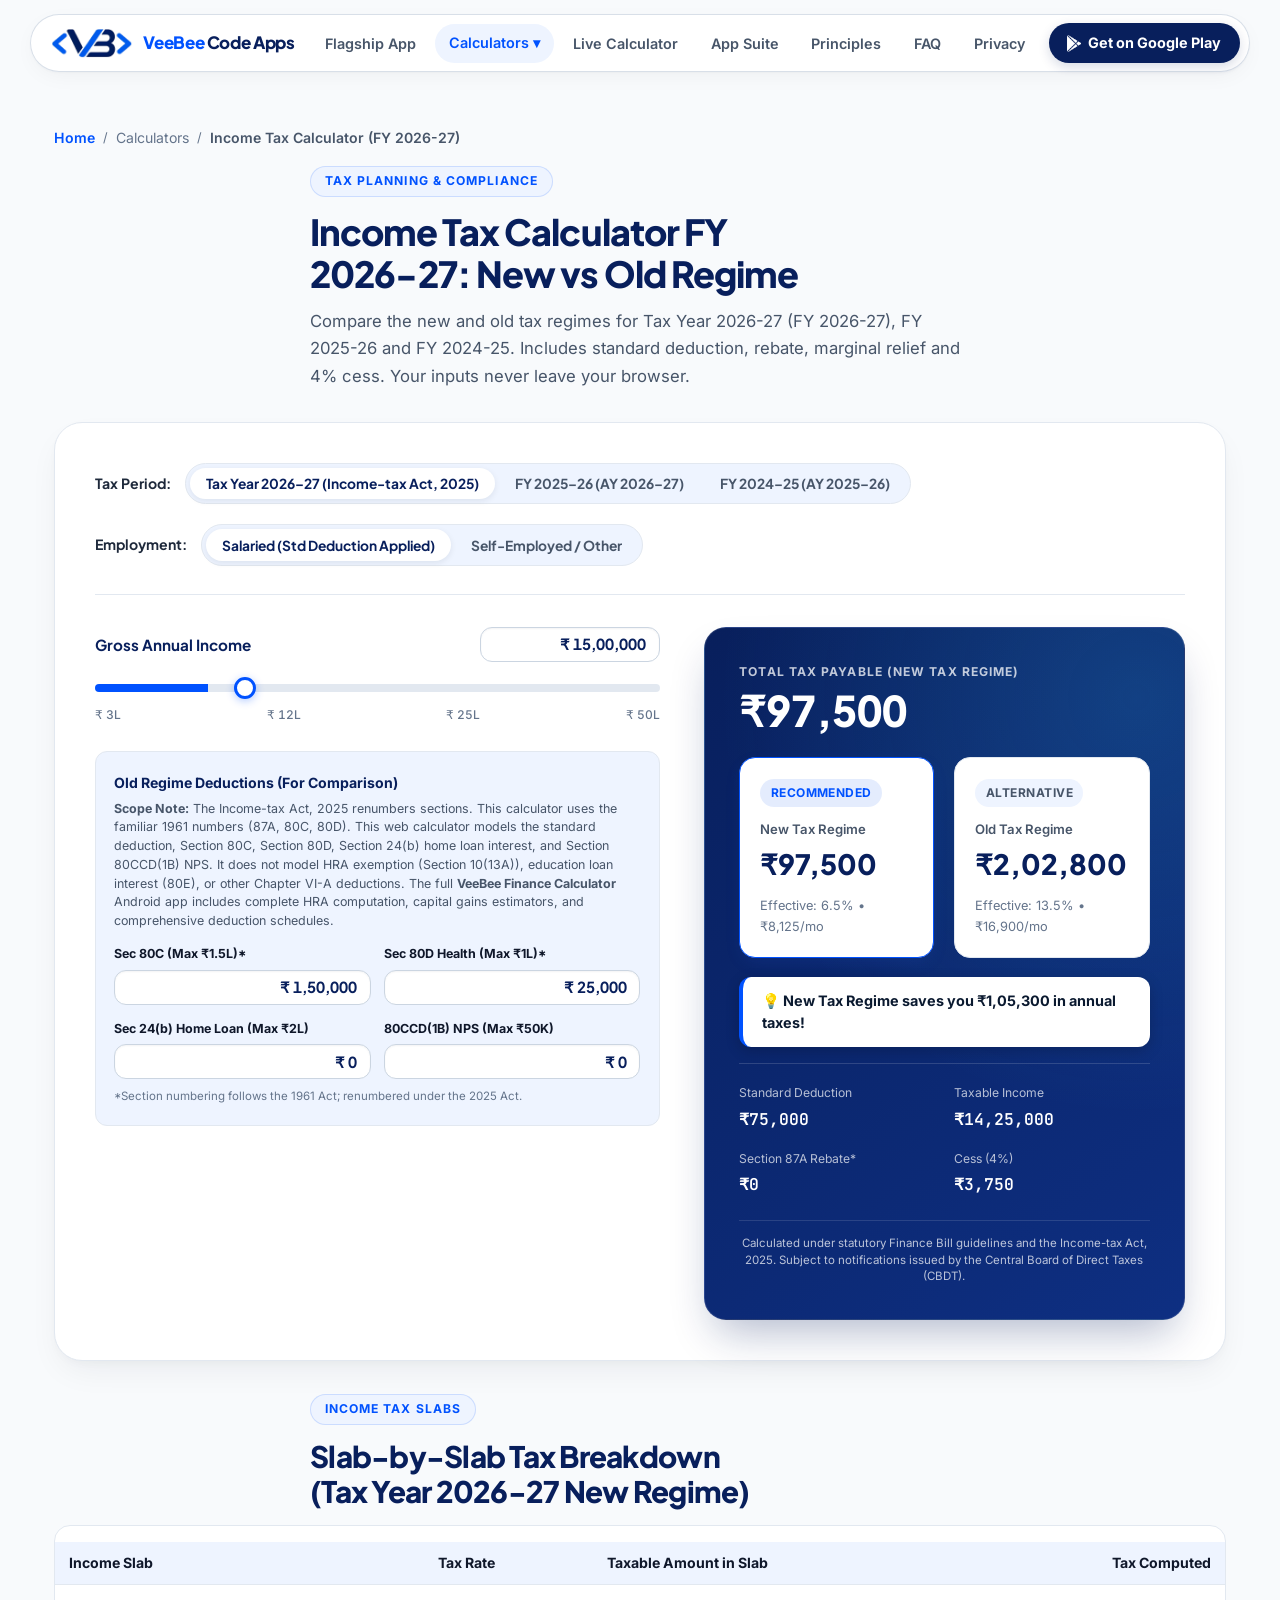
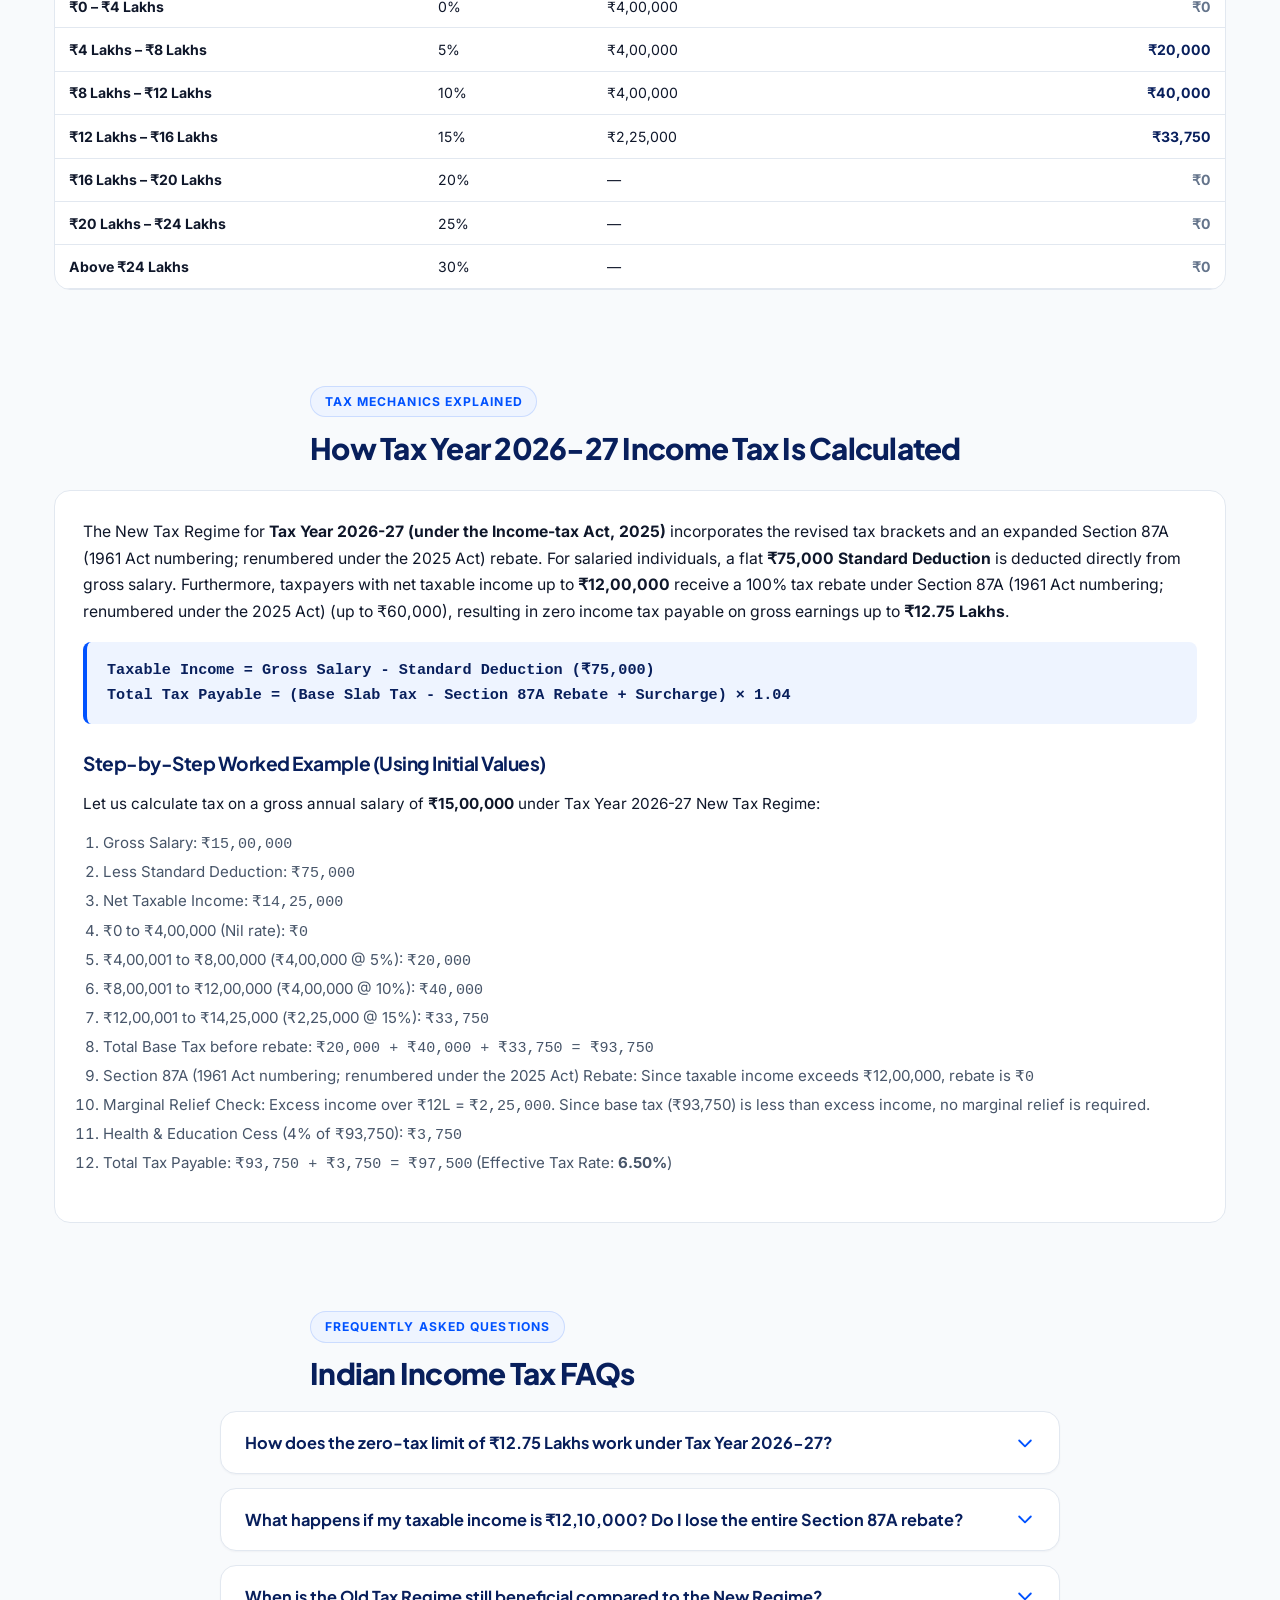
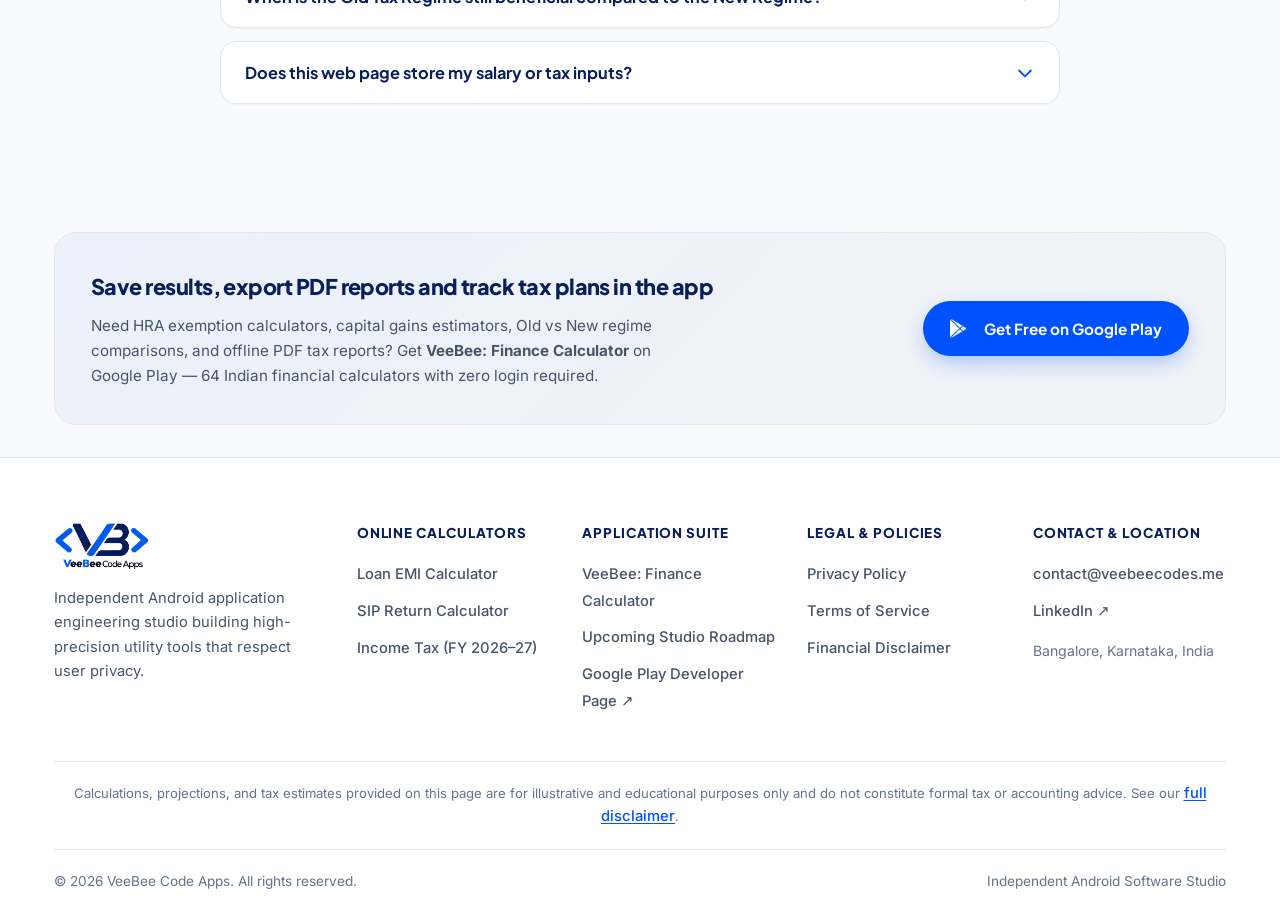
<file: income-tax-calculator-fy-2026-27.html>
<!DOCTYPE html>
<html lang="en">
<head>
  <meta charset="UTF-8">
  <meta name="viewport" content="width=device-width, initial-scale=1.0, viewport-fit=cover">
  <meta name="theme-color" content="#F8FAFC">
  <title>Income Tax Calculator FY 2026-27: New vs Old Regime | VeeBee</title>
  <meta name="description" content="Compare the new and old tax regimes for Tax Year 2026-27 (FY 2026-27), FY 2025-26 and FY 2024-25. Includes standard deduction, rebate, marginal relief and 4% cess. Your inputs never leave your browser.">
  <link rel="canonical" href="https://veebeecodes.me/income-tax-calculator-fy-2026-27.html">
  <link rel="icon" type="image/png" href="assets/favicon.png">
  <link rel="apple-touch-icon" sizes="180x180" href="assets/apple-touch-icon.png">

  <!-- Open Graph / Facebook -->
  <meta property="og:type" content="website">
  <meta property="og:url" content="https://veebeecodes.me/income-tax-calculator-fy-2026-27.html">
  <meta property="og:title" content="Income Tax Calculator FY 2026-27: New vs Old Regime | VeeBee">
  <meta property="og:description" content="Compare the new and old tax regimes for Tax Year 2026-27 (FY 2026-27), FY 2025-26 and FY 2024-25. Includes standard deduction, rebate, marginal relief and 4% cess. Your inputs never leave your browser.">
  <meta property="og:image" content="https://veebeecodes.me/assets/og-image.png">

  <!-- Twitter -->
  <meta name="twitter:card" content="summary_large_image">
  <meta name="twitter:title" content="Income Tax Calculator FY 2026-27: New vs Old Regime | VeeBee">
  <meta name="twitter:description" content="Compare the new and old tax regimes for Tax Year 2026-27 (FY 2026-27), FY 2025-26 and FY 2024-25. Includes standard deduction, rebate, marginal relief and 4% cess. Your inputs never leave your browser.">
  <meta name="twitter:image" content="https://veebeecodes.me/assets/og-image.png">

  <!-- Structured Data: WebApplication -->
  <script type="application/ld+json">
  {
    "@context": "https://schema.org",
    "@type": "WebApplication",
    "name": "Income Tax Calculator FY 2026-27: New vs Old Regime | VeeBee",
    "applicationCategory": "FinanceApplication",
    "operatingSystem": "Web Browser",
    "offers": {
      "@type": "Offer",
      "price": "0",
      "priceCurrency": "INR"
    },
    "description": "Compare the new and old tax regimes for Tax Year 2026-27 (FY 2026-27), FY 2025-26 and FY 2024-25. Includes standard deduction, rebate, marginal relief and 4% cess. Your inputs never leave your browser."
  }
  </script>

  <!-- Structured Data: FAQPage -->
  <script type="application/ld+json">
  {
    "@context": "https://schema.org",
    "@type": "FAQPage",
    "mainEntity": [
      {
        "@type": "Question",
        "name": "What is the zero-tax income limit under the FY 2026-27 New Tax Regime for salaried employees?",
        "acceptedAnswer": {
          "@type": "Answer",
          "text": "For Tax Year 2026-27 (under the Income-tax Act, 2025), salaried employees pay ₹0 income tax on gross earnings up to ₹12,75,000. This is achieved by combining the ₹75,000 Standard Deduction with the expanded Section 87A rebate on taxable income up to ₹12,00,000. The Income-tax Act, 2025 renumbers sections. This calculator uses the familiar 1961 numbers (87A, 80C, 80D)."
        }
      },
      {
        "@type": "Question",
        "name": "How does marginal relief work under Section 87A in the New Tax Regime?",
        "acceptedAnswer": {
          "@type": "Answer",
          "text": "Marginal relief ensures that a taxpayer whose taxable income slightly exceeds the rebate threshold (₹12,00,000 in Tax Year 2026-27) does not pay more tax than the excess income earned over that limit."
        }
      },
      {
        "@type": "Question",
        "name": "Which deductions can be claimed in the New Tax Regime?",
        "acceptedAnswer": {
          "@type": "Answer",
          "text": "Under the New Tax Regime, most Chapter VI-A deductions (such as 80C, 80D, and 24b home loan interest for self-occupied property) are not permitted. However, salaried employees are entitled to the standard deduction (₹75,000) and employer contributions to NPS under Section 80CCD(2)."
        }
      },
      {
        "@type": "Question",
        "name": "Can an individual switch between the New and Old Tax Regimes?",
        "acceptedAnswer": {
          "@type": "Answer",
          "text": "Salaried individuals without business income can freely choose between the New and Old Tax Regimes each financial year when filing their ITR. Individuals with business or professional income can switch to the old regime only once in a lifetime."
        }
      }
    ]
  }
  </script>

  <link rel="stylesheet" href="style.css">
</head>
<body>
  <a href="#main-content" class="skip-link">Skip to content</a>

  <!-- Floating Header -->
  <header class="floating-header">
    <nav class="nav-pill" aria-label="Primary Navigation">
      <a href="index.html" class="logo">
        <img src="assets/logo-mark.png" alt="" class="logo-img" width="87" height="32">
        <span class="logo-text"><span class="brand-vb">VeeBee</span> Code Apps</span>
      </a>

      <button type="button" class="nav-toggle" aria-label="Toggle navigation menu" aria-expanded="false" aria-controls="nav-links" id="nav-toggle-btn" onclick="toggleMenu()">
        <svg class="icon-hamburger" fill="none" stroke="currentColor" viewBox="0 0 24 24" stroke-width="2.2" aria-hidden="true">
          <path stroke-linecap="round" stroke-linejoin="round" d="M4 6h16M4 12h16m-7 6h7"/>
        </svg>
        <svg class="icon-close" fill="none" stroke="currentColor" viewBox="0 0 24 24" stroke-width="2.2" aria-hidden="true">
          <path stroke-linecap="round" stroke-linejoin="round" d="M6 18L18 6M6 6l12 12"/>
        </svg>
      </button>

      <ul class="nav-links" id="nav-links">
        <li><a href="index.html#showcase" onclick="closeMenu()">Flagship App</a></li>
        <li class="nav-dropdown">
          <a href="income-tax-calculator-fy-2026-27.html" class="nav-dropdown-toggle active" aria-current="page">Calculators ▾</a>
          <ul class="nav-dropdown-menu">
            <li><a href="emi-calculator.html" onclick="closeMenu()">Loan EMI Calculator</a></li>
            <li><a href="sip-calculator.html" onclick="closeMenu()">SIP Return Calculator</a></li>
            <li><a href="income-tax-calculator-fy-2026-27.html" class="active" onclick="closeMenu()">Income Tax (FY 2026–27)</a></li>
          </ul>
        </li>
        <li><a href="index.html#live-calculator" onclick="closeMenu()">Live Calculator</a></li>
        <li><a href="index.html#apps" onclick="closeMenu()">App Suite</a></li>
        <li><a href="index.html#why-veebee" onclick="closeMenu()">Principles</a></li>
        <li><a href="index.html#faq" onclick="closeMenu()">FAQ</a></li>
        <li><a href="privacy.html" onclick="closeMenu()">Privacy</a></li>
        <li>
          <a href="https://play.google.com/store/apps/details?id=com.veebee.fincalc&amp;referrer=utm_source%3Dwebsite%26utm_medium%3Dweb%26utm_campaign%3Dtax_calc_header" class="nav-cta" target="_blank" rel="noopener">
            <img src="assets/google-play-white.png" alt="" width="14" height="17" class="gp-icon-img" aria-hidden="true">
            <span>Get on Google Play</span>
          </a>
        </li>
      </ul>
    </nav>
  </header>

  <main id="main-content" class="container" style="padding-top: 1.5rem;">
    <!-- Breadcrumb -->
    <nav class="breadcrumb-nav" aria-label="Breadcrumb">
      <ol class="breadcrumb-list">
        <li><a href="index.html">Home</a></li>
        <li class="breadcrumb-sep" aria-hidden="true">/</li>
        <li><span>Calculators</span></li>
        <li class="breadcrumb-sep" aria-hidden="true">/</li>
        <li class="breadcrumb-current" aria-current="page">Income Tax Calculator (FY 2026-27)</li>
      </ol>
    </nav>

    <!-- Page Title & Header -->
    <div class="section-header" style="text-align: left; margin-bottom: 2rem;">
      <span class="section-eyebrow">Tax Planning &amp; Compliance</span>
      <h1 class="section-title" style="font-size: 2.25rem;">Income Tax Calculator FY 2026-27: New vs Old Regime</h1>
      <p class="section-desc" style="margin-inline: 0; max-width: 760px;">
        Compare the new and old tax regimes for Tax Year 2026-27 (FY 2026-27), FY 2025-26 and FY 2024-25. Includes standard deduction, rebate, marginal relief and 4% cess. Your inputs never leave your browser.
      </p>
    </div>

    <!-- Interactive Calculator Card -->
    <div class="calc-demo-card">
      <!-- Options Bar: Financial Year & Employment Type -->
      <div class="calc-presets-bar">
        <div style="display: flex; align-items: center; gap: 0.85rem; flex-wrap: wrap; width: 100%;">
          <span class="calc-presets-label">Tax Period:</span>
          <div class="tax-toggle-group" role="group" aria-label="Select Tax Year">
            <button type="button" class="tax-toggle-btn is-active" id="fy-2026-27" onclick="setFy('2026-27', this)">Tax Year 2026–27 (Income-tax Act, 2025)</button>
            <button type="button" class="tax-toggle-btn" id="fy-2025-26" onclick="setFy('2025-26', this)">FY 2025–26 (AY 2026–27)</button>
            <button type="button" class="tax-toggle-btn" id="fy-2024-25" onclick="setFy('2024-25', this)">FY 2024–25 (AY 2025–26)</button>
          </div>
        </div>

        <div style="display: flex; align-items: center; gap: 0.85rem; flex-wrap: wrap; width: 100%; margin-top: 0.4rem;">
          <span class="calc-presets-label">Employment:</span>
          <div class="tax-toggle-group" role="group" aria-label="Select Employment Status">
            <button type="button" class="tax-toggle-btn is-active" id="emp-salaried" onclick="setSalaried(true, this)">Salaried (Std Deduction Applied)</button>
            <button type="button" class="tax-toggle-btn" id="emp-other" onclick="setSalaried(false, this)">Self-Employed / Other</button>
          </div>
        </div>
      </div>

      <div class="calc-demo-body">
        <!-- Controls Column -->
        <div class="calc-sliders">
          <!-- Gross Annual Income -->
          <div class="slider-group">
            <div class="slider-header">
              <label for="input-gross-val">Gross Annual Income</label>
              <input type="text" id="input-gross-val" class="calc-val-input" inputmode="decimal" aria-label="Gross Annual Income in Rupees" value="₹ 15,00,000" oninput="parseGrossInput(this.value)" onblur="blurGrossInput(this.value)">
            </div>
            <input type="range" id="slider-gross" class="veebee-slider" min="300000" max="5000000" step="25000" value="1500000" aria-label="Gross Annual Income Slider" oninput="syncGrossSlider(this.value)">
            <div class="slider-scale">
              <span>₹ 3L</span>
              <span>₹ 12L</span>
              <span>₹ 25L</span>
              <span>₹ 50L</span>
            </div>
          </div>

          <!-- Scope Note & Old Regime Deductions Section -->
          <div style="background: var(--bg-ice); border: 1px solid var(--border-subtle); border-radius: var(--radius-sm); padding: 1.15rem; margin-top: 1rem;">
            <div style="margin-bottom: 0.65rem;">
              <span style="font-weight: 700; font-size: 0.88rem; color: var(--brand-navy); display: block; margin-bottom: 0.35rem;">Old Regime Deductions (For Comparison)</span>
              <p style="font-size: 0.78rem; line-height: 1.5; color: var(--text-muted); margin: 0;">
                <strong>Scope Note:</strong> The Income-tax Act, 2025 renumbers sections. This calculator uses the familiar 1961 numbers (87A, 80C, 80D). This web calculator models the standard deduction, Section 80C, Section 80D, Section 24(b) home loan interest, and Section 80CCD(1B) NPS. It does not model HRA exemption (Section 10(13A)), education loan interest (80E), or other Chapter VI-A deductions. The full <strong>VeeBee Finance Calculator</strong> Android app includes complete HRA computation, capital gains estimators, and comprehensive deduction schedules.
              </p>
            </div>

            <div style="display: grid; grid-template-columns: 1fr 1fr; gap: 0.85rem; margin-top: 0.85rem;">
              <div>
                <label for="input-80c-val" style="display: block; font-size: 0.78rem; font-weight: 700; color: var(--text-dark); margin-bottom: 0.3rem;">Sec 80C (Max ₹1.5L)*</label>
                <input type="text" id="input-80c-val" class="calc-val-input" style="width: 100%; max-width: none;" inputmode="decimal" aria-label="Section 80C Deduction in Rupees (Max ₹1.5 Lakhs)" value="₹ 1,50,000" oninput="parseDeduction('c80', this.value, 150000)" onblur="blurDeduction('c80', this.value, 150000)">
              </div>
              <div>
                <label for="input-80d-val" style="display: block; font-size: 0.78rem; font-weight: 700; color: var(--text-dark); margin-bottom: 0.3rem;">Sec 80D Health (Max ₹1L)*</label>
                <input type="text" id="input-80d-val" class="calc-val-input" style="width: 100%; max-width: none;" inputmode="decimal" aria-label="Section 80D Health Insurance Deduction in Rupees (Max ₹1 Lakh)" value="₹ 25,000" oninput="parseDeduction('d80', this.value, 100000)" onblur="blurDeduction('d80', this.value, 100000)">
              </div>
              <div>
                <label for="input-24b-val" style="display: block; font-size: 0.78rem; font-weight: 700; color: var(--text-dark); margin-bottom: 0.3rem;">Sec 24(b) Home Loan (Max ₹2L)</label>
                <input type="text" id="input-24b-val" class="calc-val-input" style="width: 100%; max-width: none;" inputmode="decimal" aria-label="Section 24(b) Home Loan Interest Deduction in Rupees (Max ₹2 Lakhs)" value="₹ 0" oninput="parseDeduction('s24', this.value, 200000)" onblur="blurDeduction('s24', this.value, 200000)">
              </div>
              <div>
                <label for="input-nps-val" style="display: block; font-size: 0.78rem; font-weight: 700; color: var(--text-dark); margin-bottom: 0.3rem;">80CCD(1B) NPS (Max ₹50K)</label>
                <input type="text" id="input-nps-val" class="calc-val-input" style="width: 100%; max-width: none;" inputmode="decimal" aria-label="Section 80CCD(1B) NPS Contribution in Rupees (Max ₹50,000)" value="₹ 0" oninput="parseDeduction('nps', this.value, 50000)" onblur="blurDeduction('nps', this.value, 50000)">
              </div>
            </div>
            <div style="font-size: 0.72rem; color: var(--text-dim); margin-top: 0.5rem;">
              *Section numbering follows the 1961 Act; renumbered under the 2025 Act.
            </div>
          </div>
        </div>

        <!-- Results Column -->
        <div class="calc-result-box" aria-live="polite">
          <div class="calc-result-eyebrow" id="regime-heading">Total Tax Payable (New Tax Regime)</div>
          <div class="calc-result-emi" id="res-total-tax">₹ 97,500</div>

          <!-- Regime Comparison Cards -->
          <div class="regime-comparison-grid">
            <div class="regime-card is-recommended" id="card-new-regime">
              <span class="regime-badge regime-badge-recommended" id="badge-new-rec">Recommended</span>
              <div style="font-size: 0.82rem; font-weight: 600; color: var(--text-muted);">New Tax Regime</div>
              <div class="regime-tax-total" id="tax-new-display">₹ 97,500</div>
              <div style="font-size: 0.8rem; color: var(--text-dim);" id="tax-new-sub">Effective: 6.5% • ₹8,125/mo</div>
            </div>

            <div class="regime-card" id="card-old-regime">
              <span class="regime-badge regime-badge-alt" id="badge-old-rec">Alternative</span>
              <div style="font-size: 0.82rem; font-weight: 600; color: var(--text-muted);">Old Tax Regime</div>
              <div class="regime-tax-total" id="tax-old-display">₹ 2,02,800</div>
              <div style="font-size: 0.8rem; color: var(--text-dim);" id="tax-old-sub">Effective: 13.5% • ₹16,900/mo</div>
            </div>
          </div>

          <!-- Tax Savings Banner (High Contrast Light Callout) -->
          <div id="savings-banner" class="savings-callout">
            💡 <strong>New Tax Regime</strong> saves you <strong>₹ 1,05,300</strong> in annual taxes!
          </div>

          <!-- Breakdown Grid -->
          <div class="calc-breakdown-grid" style="margin-top: 1rem;">
            <div class="cb-item">
              <span>Standard Deduction</span>
              <strong id="res-std-ded">₹ 75,000</strong>
            </div>
            <div class="cb-item">
              <span>Taxable Income</span>
              <strong id="res-taxable">₹ 14,25,000</strong>
            </div>
            <div class="cb-item">
              <span>Section 87A Rebate*</span>
              <strong id="res-rebate">₹ 0</strong>
            </div>
            <div class="cb-item">
              <span>Cess (4%)</span>
              <strong id="res-cess">₹ 3,750</strong>
            </div>
          </div>

          <div class="calc-disclaimer-note">
            Calculated under statutory Finance Bill guidelines and the Income-tax Act, 2025. Subject to notifications issued by the Central Board of Direct Taxes (CBDT).
          </div>
        </div>
      </div>
    </div>

    <!-- Detailed Tax Slab Breakdown Table -->
    <section class="section-block" style="padding-top: 2rem;">
      <div class="section-header" style="text-align: left; margin-bottom: 1rem;">
        <span class="section-eyebrow">Income Tax Slabs</span>
        <h2 class="section-title" style="font-size: 1.85rem;" id="slab-title">Slab-by-Slab Tax Breakdown (Tax Year 2026-27 New Regime)</h2>
      </div>

      <div style="background: #FFFFFF; border: 1px solid var(--border-subtle); border-radius: var(--radius-md); overflow: hidden;">
        <table class="slab-table" id="slab-table">
          <thead>
            <tr>
              <th>Income Slab</th>
              <th>Tax Rate</th>
              <th>Taxable Amount in Slab</th>
              <th>Tax Computed</th>
            </tr>
          </thead>
          <tbody id="slab-table-body">
            <!-- Dynamically populated by JS -->
          </tbody>
        </table>
      </div>
    </section>

    <!-- Math Explanation & Worked Example Section -->
    <section class="section-block" style="padding-top: 1.5rem;">
      <div class="section-header" style="text-align: left; margin-bottom: 1.25rem;">
        <span class="section-eyebrow">Tax Mechanics Explained</span>
        <h2 class="section-title" style="font-size: 1.85rem;">How Tax Year 2026-27 Income Tax Is Calculated</h2>
      </div>

      <div class="worked-example-card">
        <p style="font-size: 0.98rem; line-height: 1.7; color: var(--text-dark);">
          The New Tax Regime for <strong>Tax Year 2026-27 (under the Income-tax Act, 2025)</strong> incorporates the revised tax brackets and an expanded Section 87A (1961 Act numbering; renumbered under the 2025 Act) rebate. For salaried individuals, a flat <strong>₹75,000 Standard Deduction</strong> is deducted directly from gross salary. Furthermore, taxpayers with net taxable income up to <strong>₹12,00,000</strong> receive a 100% tax rebate under Section 87A (1961 Act numbering; renumbered under the 2025 Act) (up to ₹60,000), resulting in zero income tax payable on gross earnings up to <strong>₹12.75 Lakhs</strong>.
        </p>

        <div class="formula-display">
          Taxable Income = Gross Salary - Standard Deduction (₹75,000)<br>
          Total Tax Payable = (Base Slab Tax - Section 87A Rebate + Surcharge) × 1.04
        </div>

        <h3 style="font-size: 1.2rem; color: var(--brand-navy); margin-top: 1.5rem; margin-bottom: 0.75rem;">Step-by-Step Worked Example (Using Initial Values)</h3>
        <p style="font-size: 0.95rem; line-height: 1.7; color: var(--text-dark);">
          Let us calculate tax on a gross annual salary of <strong>₹15,00,000</strong> under Tax Year 2026-27 New Tax Regime:
        </p>
        <ol style="margin: 0.75rem 0 1rem 1.25rem; font-size: 0.94rem; color: var(--text-muted); line-height: 1.8;">
          <li>Gross Salary: <code>₹15,00,000</code></li>
          <li>Less Standard Deduction: <code>₹75,000</code></li>
          <li>Net Taxable Income: <code>₹14,25,000</code></li>
          <li>₹0 to ₹4,00,000 (Nil rate): <code>₹0</code></li>
          <li>₹4,00,001 to ₹8,00,000 (₹4,00,000 @ 5%): <code>₹20,000</code></li>
          <li>₹8,00,001 to ₹12,00,000 (₹4,00,000 @ 10%): <code>₹40,000</code></li>
          <li>₹12,00,001 to ₹14,25,000 (₹2,25,000 @ 15%): <code>₹33,750</code></li>
          <li>Total Base Tax before rebate: <code>₹20,000 + ₹40,000 + ₹33,750 = ₹93,750</code></li>
          <li>Section 87A (1961 Act numbering; renumbered under the 2025 Act) Rebate: Since taxable income exceeds ₹12,00,000, rebate is <code>₹0</code></li>
          <li>Marginal Relief Check: Excess income over ₹12L = <code>₹2,25,000</code>. Since base tax (₹93,750) is less than excess income, no marginal relief is required.</li>
          <li>Health &amp; Education Cess (4% of ₹93,750): <code>₹3,750</code></li>
          <li>Total Tax Payable: <code>₹93,750 + ₹3,750 = ₹97,500</code> (Effective Tax Rate: <strong>6.50%</strong>)</li>
        </ol>
      </div>
    </section>

    <!-- FAQ Section -->
    <section class="section-block" style="padding-top: 1rem;">
      <div class="section-header" style="text-align: left; margin-bottom: 1.25rem;">
        <span class="section-eyebrow">Frequently Asked Questions</span>
        <h2 class="section-title" style="font-size: 1.85rem;">Indian Income Tax FAQs</h2>
      </div>

      <div class="faq-list">
        <div class="faq-item">
          <button type="button" class="faq-trigger" aria-expanded="false" onclick="toggleFaq(this)">
            <span>How does the zero-tax limit of ₹12.75 Lakhs work under Tax Year 2026-27?</span>
            <svg class="faq-icon" fill="none" stroke="currentColor" viewBox="0 0 24 24" stroke-width="2.2" aria-hidden="true">
              <path stroke-linecap="round" stroke-linejoin="round" d="M19 9l-7 7-7-7"/>
            </svg>
          </button>
          <div class="faq-answer">
            For salaried employees, gross income up to ₹12,75,000 first receives a standard deduction of ₹75,000, reducing net taxable income to ₹12,00,000. Under Tax Year 2026-27 (Income-tax Act, 2025) New Tax Regime, Section 87A grants a full rebate up to ₹60,000 for taxable income up to ₹12 Lakhs, making your tax liability exactly ₹0. The Income-tax Act, 2025 renumbers sections. This calculator uses the familiar 1961 numbers (87A, 80C, 80D).
          </div>
        </div>

        <div class="faq-item">
          <button type="button" class="faq-trigger" aria-expanded="false" onclick="toggleFaq(this)">
            <span>What happens if my taxable income is ₹12,10,000? Do I lose the entire Section 87A rebate?</span>
            <svg class="faq-icon" fill="none" stroke="currentColor" viewBox="0 0 24 24" stroke-width="2.2" aria-hidden="true">
              <path stroke-linecap="round" stroke-linejoin="round" d="M19 9l-7 7-7-7"/>
            </svg>
          </button>
          <div class="faq-answer">
            No. The statutory <strong>Marginal Relief</strong> provision protects you. The total tax payable before cess cannot exceed the incremental income earned above ₹12 Lakhs. For example, if taxable income is ₹12,10,000 (excess of ₹10,000 over ₹12L), your base tax is capped at ₹10,000 instead of the standard slab tax of ₹61,500.
          </div>
        </div>

        <div class="faq-item">
          <button type="button" class="faq-trigger" aria-expanded="false" onclick="toggleFaq(this)">
            <span>When is the Old Tax Regime still beneficial compared to the New Regime?</span>
            <svg class="faq-icon" fill="none" stroke="currentColor" viewBox="0 0 24 24" stroke-width="2.2" aria-hidden="true">
              <path stroke-linecap="round" stroke-linejoin="round" d="M19 9l-7 7-7-7"/>
            </svg>
          </button>
          <div class="faq-answer">
            The Old Tax Regime is generally advantageous only if you claim substantial aggregate deductions exceeding ₹3.75 to ₹4.25 Lakhs (such as ₹1.5L under Section 80C (1961 Act numbering; renumbered under the 2025 Act), ₹50K under 80CCD(1B) NPS, ₹1L under Section 80D (1961 Act numbering; renumbered under the 2025 Act) health insurance, and up to ₹2L for home loan interest under Section 24b). Our calculator automatically compares both regimes and flags the optimal choice.
          </div>
        </div>

        <div class="faq-item">
          <button type="button" class="faq-trigger" aria-expanded="false" onclick="toggleFaq(this)">
            <span>Does this web page store my salary or tax inputs?</span>
            <svg class="faq-icon" fill="none" stroke="currentColor" viewBox="0 0 24 24" stroke-width="2.2" aria-hidden="true">
              <path stroke-linecap="round" stroke-linejoin="round" d="M19 9l-7 7-7-7"/>
            </svg>
          </button>
          <div class="faq-answer">
            No. Your inputs never leave your browser. All tax calculations run entirely inside your browser sandbox. No financial data, salary amounts, or deductions are transmitted to external servers. For comprehensive tax planning with HRA exemption calculator, capital gains tax, and offline PDF reports, download the VeeBee Android app.
          </div>
        </div>
      </div>
    </section>

    <!-- Google Play App Promotion Banner -->
    <div class="calc-app-cta-banner">
      <div class="calc-app-cta-text">
        <h3>Save results, export PDF reports and track tax plans in the app</h3>
        <p>
          Need HRA exemption calculators, capital gains estimators, Old vs New regime comparisons, and offline PDF tax reports? Get <strong>VeeBee: Finance Calculator</strong> on Google Play — 64 Indian financial calculators with zero login required.
        </p>
      </div>
      <div>
        <a href="https://play.google.com/store/apps/details?id=com.veebee.fincalc&amp;referrer=utm_source%3Dwebsite%26utm_medium%3Dweb%26utm_campaign%3Dincome_tax_calculator_page" class="btn btn-primary" target="_blank" rel="noopener">
          <img src="assets/google-play-white.png" alt="" width="16" height="19" class="gp-icon-img" aria-hidden="true" style="margin-right: 0.5rem; vertical-align: middle;">
          <span>Get Free on Google Play</span>
        </a>
      </div>
    </div>
  </main>

  <!-- Studio Footer -->
  <footer class="studio-footer">
    <div class="container">
      <div class="footer-grid">
        <div class="footer-brand">
          <img src="assets/logo-full.png" alt="VeeBee Code Apps Logo" class="footer-brand-logo" width="104" height="52" loading="lazy">
          <p>
            Independent Android application engineering studio building high-precision utility tools that respect user privacy.
          </p>
        </div>

        <div class="footer-col">
          <h5>Online Calculators</h5>
          <ul>
            <li><a href="emi-calculator.html">Loan EMI Calculator</a></li>
            <li><a href="sip-calculator.html">SIP Return Calculator</a></li>
            <li><a href="income-tax-calculator-fy-2026-27.html" class="active">Income Tax (FY 2026–27)</a></li>
          </ul>
        </div>

        <div class="footer-col">
          <h5>Application Suite</h5>
          <ul>
            <li><a href="https://play.google.com/store/apps/details?id=com.veebee.fincalc&amp;referrer=utm_source%3Dwebsite%26utm_medium%3Dweb%26utm_campaign%3Dtax_page_footer" target="_blank" rel="noopener">VeeBee: Finance Calculator</a></li>
            <li><a href="index.html#apps">Upcoming Studio Roadmap</a></li>
            <li><a href="https://play.google.com/store/apps/developer?id=VeeBee+Code+Apps&amp;referrer=utm_source%3Dwebsite%26utm_medium%3Dweb%26utm_campaign%3Dtax_page_footer" target="_blank" rel="noopener">Google Play Developer Page ↗</a></li>
          </ul>
        </div>

        <div class="footer-col">
          <h5>Legal &amp; Policies</h5>
          <ul>
            <li><a href="privacy.html">Privacy Policy</a></li>
            <li><a href="terms.html">Terms of Service</a></li>
            <li><a href="disclaimer.html">Financial Disclaimer</a></li>
          </ul>
        </div>

        <div class="footer-col">
          <h5>Contact &amp; Location</h5>
          <ul>
            <li><a href="mailto:contact@veebeecodes.me">contact@veebeecodes.me</a></li>
            <li><a href="https://www.linkedin.com/company/veebeecodes/" target="_blank" rel="noopener">LinkedIn ↗</a></li>
            <li style="color: var(--text-dim); font-size: 0.88rem; margin-top: 0.35rem;">
              Bangalore, Karnataka, India
            </li>
          </ul>
        </div>
      </div>

      <div class="footer-disclaimer">
        Calculations, projections, and tax estimates provided on this page are for illustrative and educational purposes only and do not constitute formal tax or accounting advice. See our <a href="disclaimer.html">full disclaimer</a>.
      </div>

      <div class="footer-bottom">
        <div>&copy; 2026 VeeBee Code Apps. All rights reserved.</div>
        <div>Independent Android Software Studio</div>
      </div>
    </div>
  </footer>

  <script>
    function toggleMenu() {
      const menu = document.getElementById('nav-links');
      const btn = document.getElementById('nav-toggle-btn');
      if (menu) {
        const isOpen = menu.classList.toggle('is-open');
        if (btn) {
          btn.classList.toggle('is-active', isOpen);
          btn.setAttribute('aria-expanded', isOpen ? 'true' : 'false');
        }
      }
    }

    function closeMenu() {
      const menu = document.getElementById('nav-links');
      const btn = document.getElementById('nav-toggle-btn');
      if (menu && menu.classList.contains('is-open')) {
        menu.classList.remove('is-open');
        if (btn) {
          btn.classList.remove('is-active');
          btn.setAttribute('aria-expanded', 'false');
        }
      }
    }

    function toggleFaq(btn) {
      const item = btn.closest('.faq-item');
      if (!item) return;
      const isOpen = item.classList.contains('is-open');
      document.querySelectorAll('.faq-item').forEach(i => {
        i.classList.remove('is-open');
        const b = i.querySelector('.faq-trigger');
        if (b) b.setAttribute('aria-expanded', 'false');
      });
      if (!isOpen) {
        item.classList.add('is-open');
        btn.setAttribute('aria-expanded', 'true');
      }
    }

    function formatInr(val) {
      return new Intl.NumberFormat('en-IN', {
        style: 'currency',
        currency: 'INR',
        maximumFractionDigits: 0
      }).format(Math.round(val));
    }

    function parseInr(str) {
      if (str === null || str === undefined) return 0;
      const cleaned = ('' + str).replace(/[^0-9.]/g, '');
      if (!cleaned) return 0;
      const num = parseFloat(cleaned);
      return isNaN(num) ? 0 : num;
    }

    let currentFy = '2026-27';
    let isSalaried = true;
    let grossIncome = 1500000;
    let deductions = {
      c80: 150000,
      d80: 25000,
      s24: 0,
      nps: 0
    };

    function setFy(fy, btn) {
      currentFy = fy;
      document.querySelectorAll('.tax-toggle-btn').forEach(b => {
        if (b.id.startsWith('fy-')) b.classList.remove('is-active');
      });
      btn.classList.add('is-active');
      calculateTax();
    }

    function setSalaried(salaried, btn) {
      isSalaried = salaried;
      document.querySelectorAll('.tax-toggle-btn').forEach(b => {
        if (b.id.startsWith('emp-')) b.classList.remove('is-active');
      });
      btn.classList.add('is-active');
      calculateTax();
    }

    function parseGrossInput(val) {
      grossIncome = Math.max(0, Math.min(100000000, parseInr(val)));
      document.getElementById('slider-gross').value = Math.min(Math.max(grossIncome, 300000), 5000000);
      calculateTax();
    }

    function blurGrossInput(val) {
      grossIncome = Math.max(0, Math.min(100000000, parseInr(val)));
      document.getElementById('input-gross-val').value = formatInr(grossIncome);
      document.getElementById('slider-gross').value = Math.min(Math.max(grossIncome, 300000), 5000000);
      calculateTax();
    }

    function syncGrossSlider(val) {
      grossIncome = parseFloat(val) || 0;
      document.getElementById('input-gross-val').value = formatInr(grossIncome);
      calculateTax();
    }

    function parseDeduction(key, val, maxLimit) {
      deductions[key] = Math.min(Math.max(0, parseInr(val)), maxLimit);
      calculateTax();
    }

    function blurDeduction(key, val, maxLimit) {
      deductions[key] = Math.min(Math.max(0, parseInr(val)), maxLimit);
      const id = 'input-' + (key === 'c80' ? '80c' : key === 'd80' ? '80d' : key === 's24' ? '24b' : 'nps') + '-val';
      const el = document.getElementById(id);
      if (el) el.value = formatInr(deductions[key]);
      calculateTax();
    }

    function computeRegimeTax(gross, fy, isNewRegime, isSalaried, deds) {
      let stdDed = 0;
      if (isSalaried) {
        stdDed = isNewRegime ? 75000 : 50000;
        stdDed = Math.min(stdDed, gross);
      }

      let taxable = gross - stdDed;
      let totalDeds = stdDed;

      if (!isNewRegime) {
        const sec80c = Math.min(deds.c80 || 0, 150000);
        const sec80d = Math.min(deds.d80 || 0, 100000);
        const sec24b = Math.min(deds.s24 || 0, 200000);
        const nps = Math.min(deds.nps || 0, 50000);
        const extraDeds = sec80c + sec80d + sec24b + nps;
        totalDeds += extraDeds;
        taxable = Math.max(0, gross - totalDeds);
      } else {
        taxable = Math.max(0, taxable);
      }

      let slabs = [];
      let rebateLimit = 0;
      let maxRebate = 0;

      if (isNewRegime) {
        if (fy === '2026-27') {
          rebateLimit = 1200000;
          maxRebate = 60000;
          slabs = [
            { min: 0, max: 400000, rate: 0, label: '₹0 – ₹4 Lakhs' },
            { min: 400000, max: 800000, rate: 5, label: '₹4 Lakhs – ₹8 Lakhs' },
            { min: 800000, max: 1200000, rate: 10, label: '₹8 Lakhs – ₹12 Lakhs' },
            { min: 1200000, max: 1600000, rate: 15, label: '₹12 Lakhs – ₹16 Lakhs' },
            { min: 1600000, max: 2000000, rate: 20, label: '₹16 Lakhs – ₹20 Lakhs' },
            { min: 2000000, max: 2400000, rate: 25, label: '₹20 Lakhs – ₹24 Lakhs' },
            { min: 2400000, max: Infinity, rate: 30, label: 'Above ₹24 Lakhs' }
          ];
        } else { // FY 2025-26 & 2024-25 New
          rebateLimit = 700000;
          maxRebate = 25000;
          slabs = [
            { min: 0, max: 300000, rate: 0, label: '₹0 – ₹3 Lakhs' },
            { min: 300000, max: 700000, rate: 5, label: '₹3 Lakhs – ₹7 Lakhs' },
            { min: 700000, max: 1000000, rate: 10, label: '₹7 Lakhs – ₹10 Lakhs' },
            { min: 1000000, max: 1200000, rate: 15, label: '₹10 Lakhs – ₹12 Lakhs' },
            { min: 1200000, max: 1500000, rate: 20, label: '₹12 Lakhs – ₹15 Lakhs' },
            { min: 1500000, max: Infinity, rate: 30, label: 'Above ₹15 Lakhs' }
          ];
        }
      } else { // Old Regime
        rebateLimit = 500000;
        maxRebate = 12500;
        slabs = [
          { min: 0, max: 250000, rate: 0, label: '₹0 – ₹2.5 Lakhs' },
          { min: 250000, max: 500000, rate: 5, label: '₹2.5 Lakhs – ₹5 Lakhs' },
          { min: 500000, max: 1000000, rate: 20, label: '₹5 Lakhs – ₹10 Lakhs' },
          { min: 1000000, max: Infinity, rate: 30, label: 'Above ₹10 Lakhs' }
        ];
      }

      let baseTax = 0;
      let breakdown = [];
      for (const s of slabs) {
        if (taxable > s.min) {
          const ceiling = Math.min(taxable, s.max);
          const amtInSlab = ceiling - s.min;
          const taxForSlab = amtInSlab * (s.rate / 100);
          baseTax += taxForSlab;
          breakdown.push({
            label: s.label,
            rate: s.rate,
            amtInSlab: amtInSlab,
            tax: taxForSlab
          });
        } else {
          breakdown.push({
            label: s.label,
            rate: s.rate,
            amtInSlab: 0,
            tax: 0
          });
        }
      }

      let rebate = 0;
      let taxAfterRebate = baseTax;

      if (taxable <= rebateLimit) {
        rebate = Math.min(baseTax, maxRebate);
        taxAfterRebate = Math.max(0, baseTax - rebate);
      } else if (isNewRegime) {
        // Marginal Relief
        const excess = taxable - rebateLimit;
        if (baseTax > excess) {
          taxAfterRebate = excess;
          rebate = Math.max(0, baseTax - excess);
        } else {
          taxAfterRebate = baseTax;
        }
      }

      let surcharge = 0;
      if (taxable > 50000000) surcharge = taxAfterRebate * (isNewRegime ? 0.25 : 0.37);
      else if (taxable > 20000000) surcharge = taxAfterRebate * 0.25;
      else if (taxable > 10000000) surcharge = taxAfterRebate * 0.15;
      else if (taxable > 5000000) surcharge = taxAfterRebate * 0.10;

      const cess = (taxAfterRebate + surcharge) * 0.04;
      const totalTax = Math.round(taxAfterRebate + surcharge + cess);

      return {
        gross,
        stdDed,
        totalDeds,
        taxable,
        baseTax,
        rebate,
        taxAfterRebate,
        surcharge,
        cess,
        totalTax,
        breakdown
      };
    }

    function calculateTax() {
      const newTax = computeRegimeTax(grossIncome, currentFy, true, isSalaried, {});
      const oldTax = computeRegimeTax(grossIncome, currentFy, false, isSalaried, deductions);

      // Display New Regime values
      document.getElementById('res-total-tax').textContent = formatInr(newTax.totalTax);
      document.getElementById('res-std-ded').textContent = formatInr(newTax.stdDed);
      document.getElementById('res-taxable').textContent = formatInr(newTax.taxable);
      document.getElementById('res-rebate').textContent = formatInr(newTax.rebate);
      document.getElementById('res-cess').textContent = formatInr(newTax.cess);

      // Display Comparison Cards
      document.getElementById('tax-new-display').textContent = formatInr(newTax.totalTax);
      const effectiveNew = grossIncome > 0 ? ((newTax.totalTax / grossIncome) * 100).toFixed(1) : 0;
      document.getElementById('tax-new-sub').textContent = 'Effective: ' + effectiveNew + '% • ' + formatInr(newTax.totalTax / 12) + '/mo';

      document.getElementById('tax-old-display').textContent = formatInr(oldTax.totalTax);
      const effectiveOld = grossIncome > 0 ? ((oldTax.totalTax / grossIncome) * 100).toFixed(1) : 0;
      document.getElementById('tax-old-sub').textContent = 'Effective: ' + effectiveOld + '% • ' + formatInr(oldTax.totalTax / 12) + '/mo';

      const diff = Math.abs(newTax.totalTax - oldTax.totalTax);
      const savingsBanner = document.getElementById('savings-banner');
      const cardNew = document.getElementById('card-new-regime');
      const cardOld = document.getElementById('card-old-regime');
      const badgeNew = document.getElementById('badge-new-rec');
      const badgeOld = document.getElementById('badge-old-rec');

      if (newTax.totalTax <= oldTax.totalTax) {
        cardNew.classList.add('is-recommended');
        cardOld.classList.remove('is-recommended');
        badgeNew.className = 'regime-badge regime-badge-recommended';
        badgeNew.textContent = 'Recommended';
        badgeOld.className = 'regime-badge regime-badge-alt';
        badgeOld.textContent = 'Alternative';
        savingsBanner.innerHTML = diff === 0
          ? '⚖️ Both regimes result in identical tax for this scenario.'
          : '💡 <strong>New Tax Regime</strong> saves you <strong>' + formatInr(diff) + '</strong> in annual taxes!';
      } else {
        cardOld.classList.add('is-recommended');
        cardNew.classList.remove('is-recommended');
        badgeOld.className = 'regime-badge regime-badge-recommended';
        badgeOld.textContent = 'Recommended';
        badgeNew.className = 'regime-badge regime-badge-alt';
        badgeNew.textContent = 'Alternative';
        savingsBanner.innerHTML = '💡 <strong>Old Tax Regime</strong> saves you <strong>' + formatInr(diff) + '</strong> with your deductions!';
      }

      // Populate Slab Table
      const slabYearLabel = currentFy === '2026-27' ? 'Tax Year 2026-27' : 'FY ' + currentFy;
      document.getElementById('slab-title').textContent = 'Slab-by-Slab Tax Breakdown (' + slabYearLabel + ' New Regime)';
      const tbody = document.getElementById('slab-table-body');
      tbody.innerHTML = '';
      newTax.breakdown.forEach(row => {
        const tr = document.createElement('tr');
        tr.innerHTML = `
          <td><strong>${row.label}</strong></td>
          <td>${row.rate}%</td>
          <td>${row.amtInSlab > 0 ? formatInr(row.amtInSlab) : '—'}</td>
          <td style="text-align: right; font-weight: 700; color: ${row.tax > 0 ? 'var(--brand-navy)' : 'var(--text-dim)'};">${row.tax > 0 ? formatInr(row.tax) : '₹0'}</td>
        `;
        tbody.appendChild(tr);
      });
    }

    document.addEventListener('DOMContentLoaded', calculateTax);
  </script>
</body>
</html>
</file>
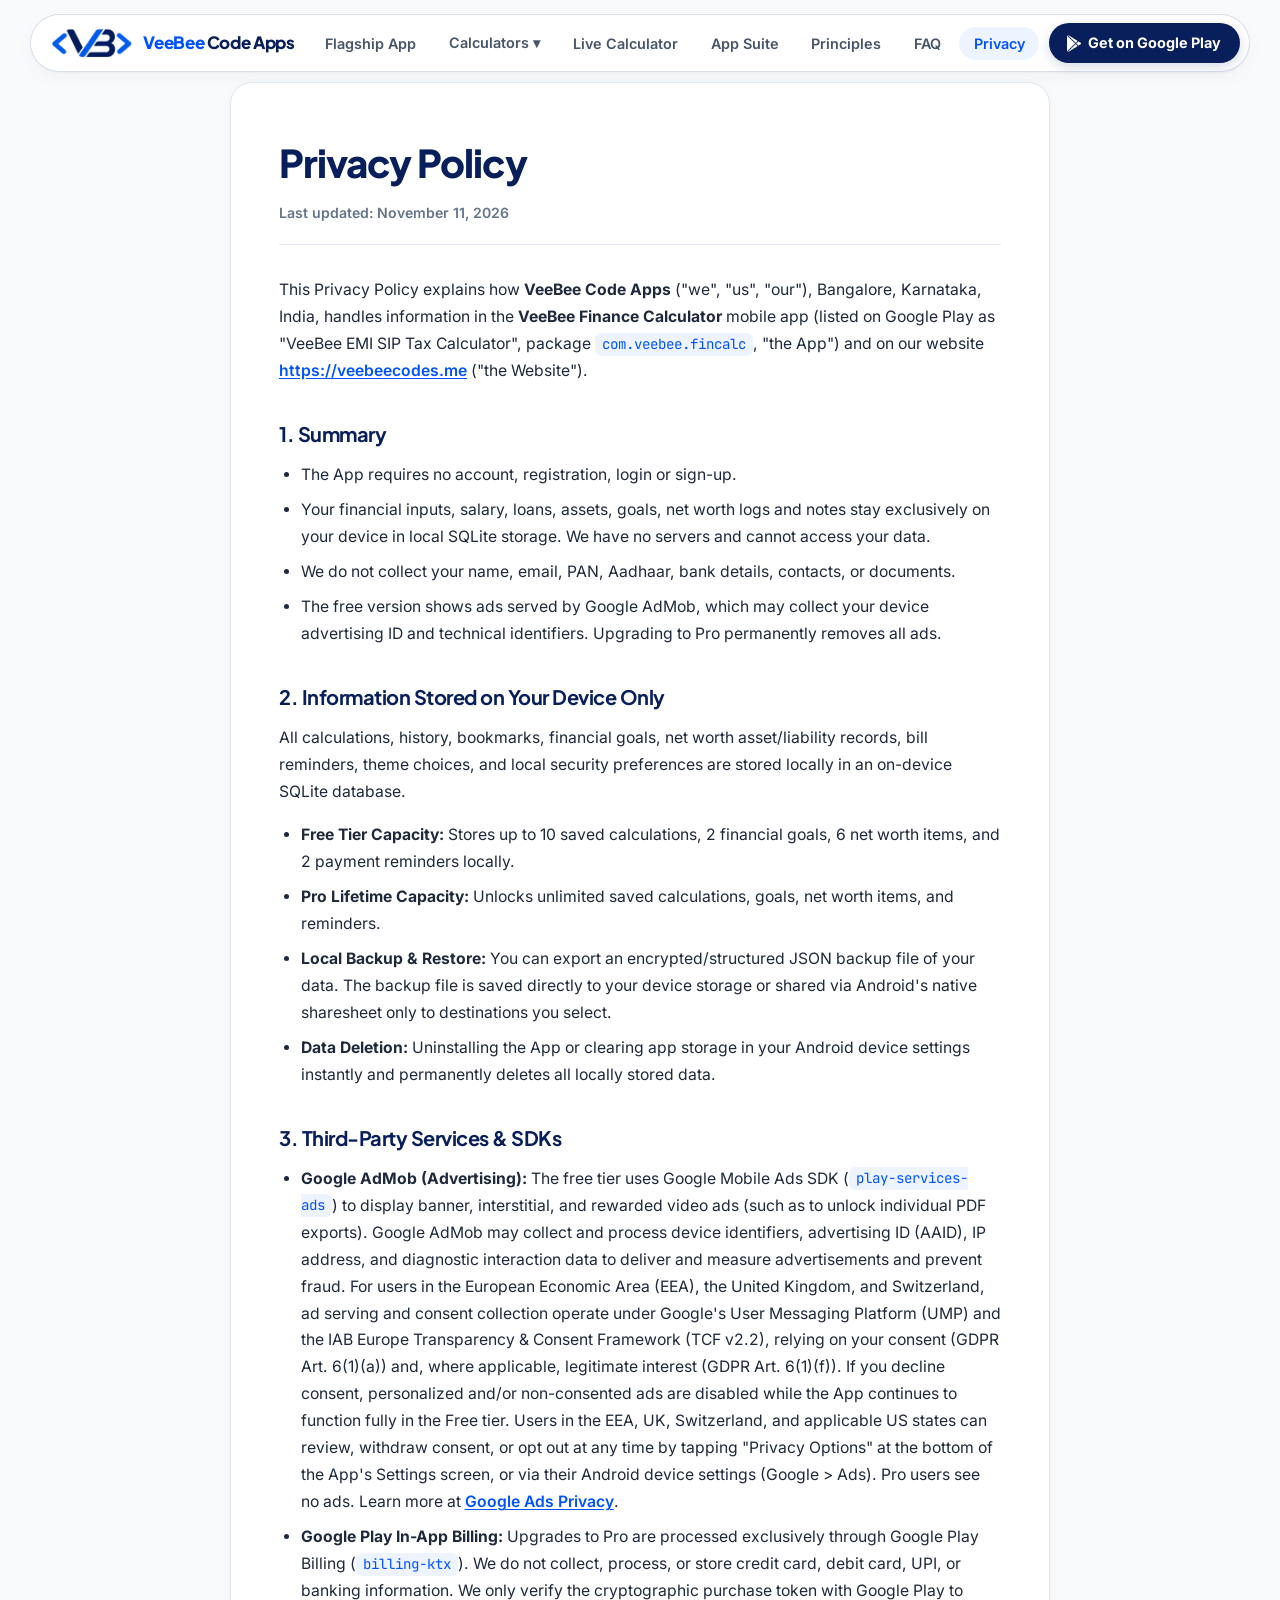
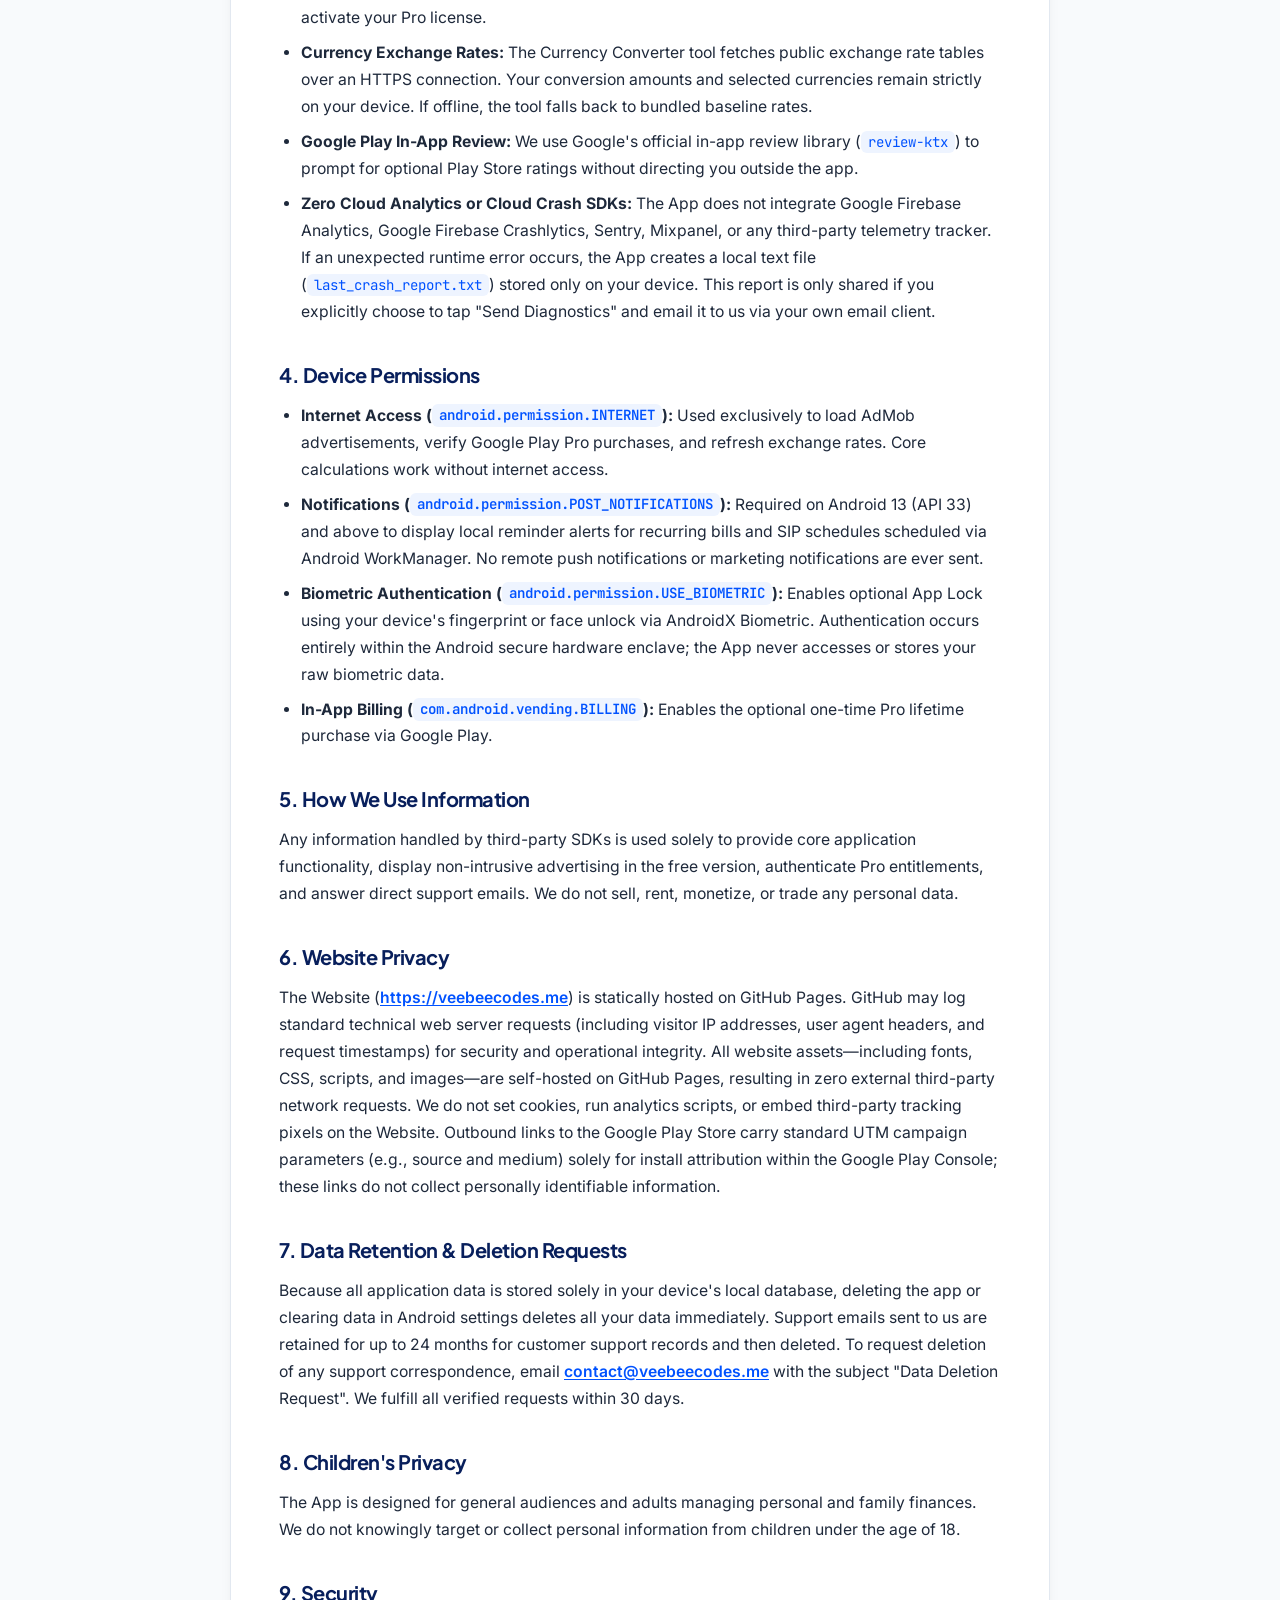
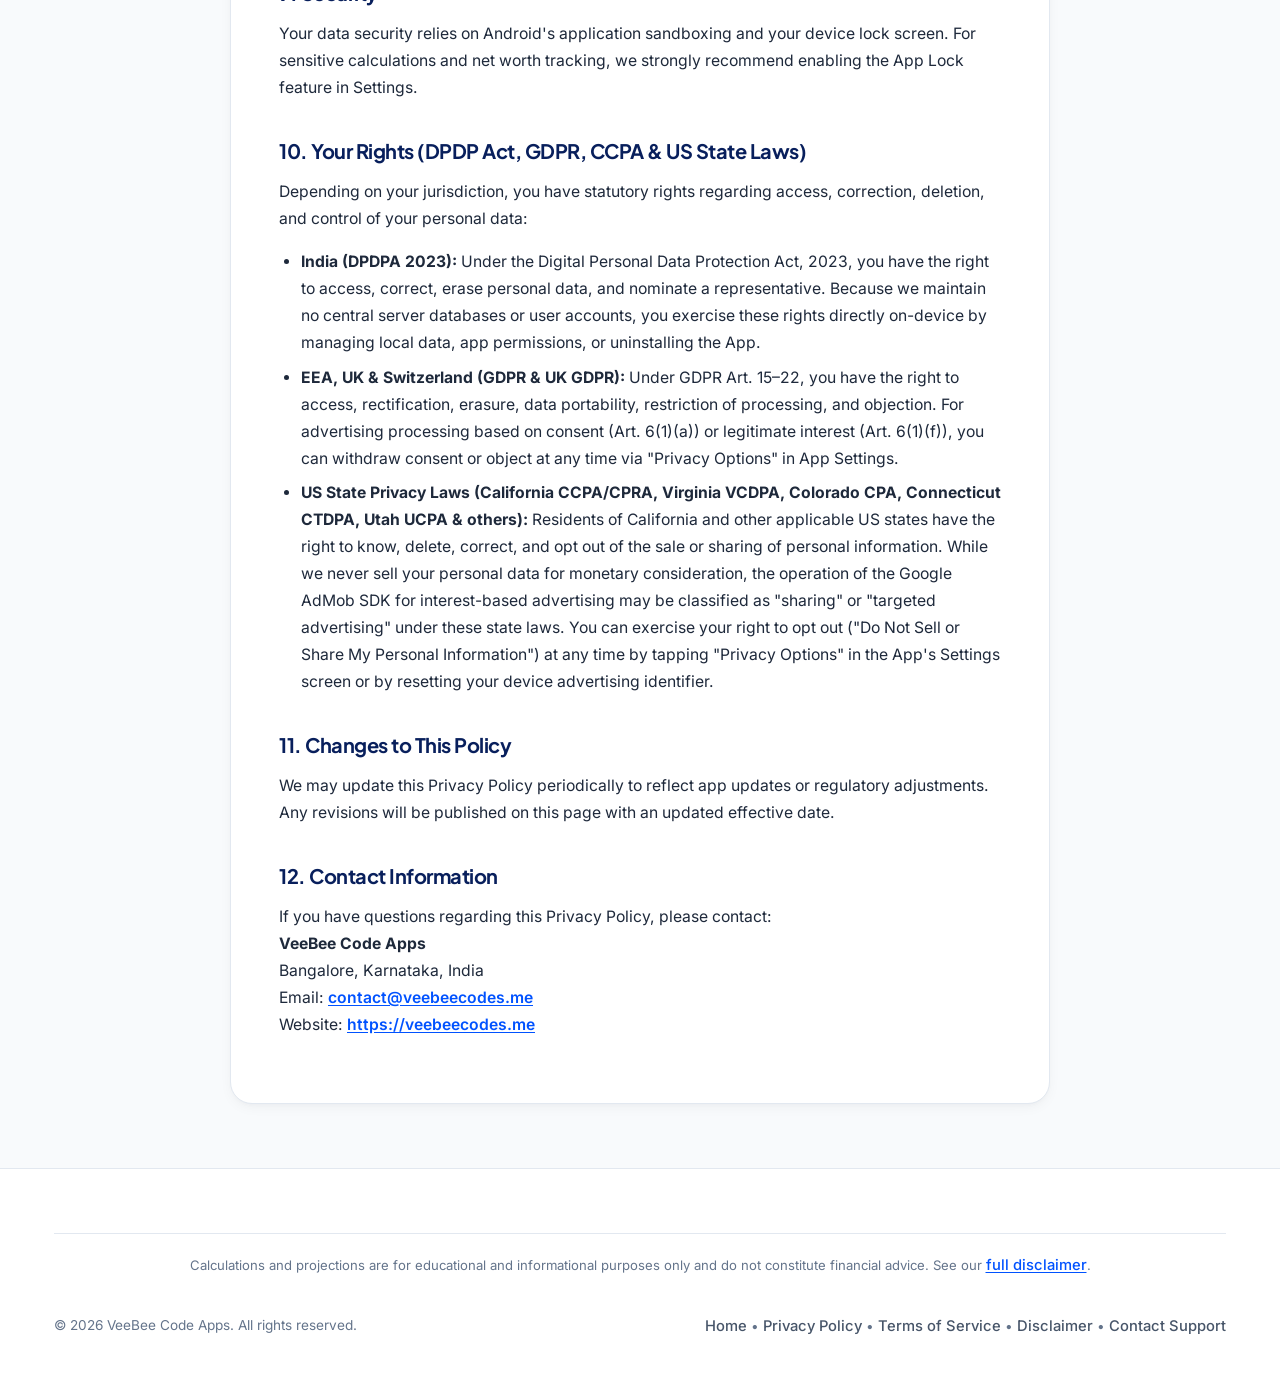
<file: privacy.html>
<!DOCTYPE html>
<html lang="en">
<head>
  <meta charset="UTF-8">
  <meta name="viewport" content="width=device-width, initial-scale=1.0, viewport-fit=cover">
  <meta name="theme-color" content="#F8FAFC">
  <title>Privacy Policy - Finance Calculator | VeeBee Code Apps</title>
  <meta name="description" content="Official Privacy Policy for VeeBee Finance Calculator (listed on Google Play as &quot;VeeBee EMI SIP Tax Calculator&quot;, package com.veebee.fincalc, &quot;the App&quot;) published by VeeBee Code Apps.">
  <link rel="canonical" href="https://veebeecodes.me/privacy.html">
  <link rel="icon" type="image/png" href="assets/favicon.png">
  <link rel="apple-touch-icon" sizes="180x180" href="assets/apple-touch-icon.png">
  <link rel="stylesheet" href="style.css">
</head>
<body>
  <a href="#main-content" class="skip-link">Skip to content</a>

  <header class="floating-header">
    <nav class="nav-pill" aria-label="Primary Navigation">
      <a href="index.html" class="logo">
        <img src="assets/logo-mark.png" alt="" class="logo-img" width="87" height="32">
        <span class="logo-text"><span class="brand-vb">VeeBee</span> Code Apps</span>
      </a>
      <button type="button" class="nav-toggle" aria-label="Toggle navigation menu" aria-expanded="false" aria-controls="nav-links" id="nav-toggle-btn" onclick="toggleMenu()">
        <svg class="icon-hamburger" fill="none" stroke="currentColor" viewBox="0 0 24 24" stroke-width="2.2" aria-hidden="true">
          <path stroke-linecap="round" stroke-linejoin="round" d="M4 6h16M4 12h16m-7 6h7"/>
        </svg>
        <svg class="icon-close" fill="none" stroke="currentColor" viewBox="0 0 24 24" stroke-width="2.2" aria-hidden="true">
          <path stroke-linecap="round" stroke-linejoin="round" d="M6 18L18 6M6 6l12 12"/>
        </svg>
      </button>
      <ul class="nav-links" id="nav-links">
        <li><a href="index.html#showcase" onclick="closeMenu()">Flagship App</a></li>
        <li class="nav-dropdown">
          <a href="emi-calculator.html" class="nav-dropdown-toggle">Calculators ▾</a>
          <ul class="nav-dropdown-menu">
            <li><a href="emi-calculator.html" onclick="closeMenu()">Loan EMI Calculator</a></li>
            <li><a href="sip-calculator.html" onclick="closeMenu()">SIP Return Calculator</a></li>
            <li><a href="income-tax-calculator-fy-2026-27.html" onclick="closeMenu()">Income Tax (FY 2026–27)</a></li>
          </ul>
        </li>
        <li><a href="index.html#live-calculator" onclick="closeMenu()">Live Calculator</a></li>
        <li><a href="index.html#apps" onclick="closeMenu()">App Suite</a></li>
        <li><a href="index.html#why-veebee" onclick="closeMenu()">Principles</a></li>
        <li><a href="index.html#faq" onclick="closeMenu()">FAQ</a></li>
        <li><a href="privacy.html" class="active" aria-current="page" onclick="closeMenu()">Privacy</a></li>
        <li>
          <a href="https://play.google.com/store/apps/details?id=com.veebee.fincalc&amp;referrer=utm_source%3Dwebsite%26utm_medium%3Dweb%26utm_campaign%3Dprivacy_header" class="nav-cta" target="_blank" rel="noopener">
            <img src="assets/google-play-white.png" alt="" width="14" height="17" class="gp-icon-img" aria-hidden="true">
            <span>Get on Google Play</span>
          </a>
        </li>
      </ul>
    </nav>
  </header>

  <main id="main-content" class="container">
    <div class="doc-content">
      <h1>Privacy Policy</h1>
      <div class="doc-meta">Last updated: November 11, 2026</div>

      <p>
        This Privacy Policy explains how <strong>VeeBee Code Apps</strong> ("we", "us", "our"), Bangalore, Karnataka, India, handles information in the <strong>VeeBee Finance Calculator</strong> mobile app (listed on Google Play as "VeeBee EMI SIP Tax Calculator", package <code>com.veebee.fincalc</code>, "the App") and on our website <a href="https://veebeecodes.me">https://veebeecodes.me</a> ("the Website").
      </p>

      <h2>1. Summary</h2>
      <ul>
        <li>The App requires no account, registration, login or sign-up.</li>
        <li>Your financial inputs, salary, loans, assets, goals, net worth logs and notes stay exclusively on your device in local SQLite storage. We have no servers and cannot access your data.</li>
        <li>We do not collect your name, email, PAN, Aadhaar, bank details, contacts, or documents.</li>
        <li>The free version shows ads served by Google AdMob, which may collect your device advertising ID and technical identifiers. Upgrading to Pro permanently removes all ads.</li>
      </ul>

      <h2>2. Information Stored on Your Device Only</h2>
      <p>
        All calculations, history, bookmarks, financial goals, net worth asset/liability records, bill reminders, theme choices, and local security preferences are stored locally in an on-device SQLite database.
      </p>
      <ul>
        <li><strong>Free Tier Capacity:</strong> Stores up to 10 saved calculations, 2 financial goals, 6 net worth items, and 2 payment reminders locally.</li>
        <li><strong>Pro Lifetime Capacity:</strong> Unlocks unlimited saved calculations, goals, net worth items, and reminders.</li>
        <li><strong>Local Backup &amp; Restore:</strong> You can export an encrypted/structured JSON backup file of your data. The backup file is saved directly to your device storage or shared via Android's native sharesheet only to destinations you select.</li>
        <li><strong>Data Deletion:</strong> Uninstalling the App or clearing app storage in your Android device settings instantly and permanently deletes all locally stored data.</li>
      </ul>

      <h2>3. Third-Party Services &amp; SDKs</h2>
      <ul>
        <li>
          <strong>Google AdMob (Advertising):</strong> The free tier uses Google Mobile Ads SDK (<code>play-services-ads</code>) to display banner, interstitial, and rewarded video ads (such as to unlock individual PDF exports). Google AdMob may collect and process device identifiers, advertising ID (AAID), IP address, and diagnostic interaction data to deliver and measure advertisements and prevent fraud. For users in the European Economic Area (EEA), the United Kingdom, and Switzerland, ad serving and consent collection operate under Google's User Messaging Platform (UMP) and the IAB Europe Transparency &amp; Consent Framework (TCF v2.2), relying on your consent (GDPR Art. 6(1)(a)) and, where applicable, legitimate interest (GDPR Art. 6(1)(f)). If you decline consent, personalized and/or non-consented ads are disabled while the App continues to function fully in the Free tier. Users in the EEA, UK, Switzerland, and applicable US states can review, withdraw consent, or opt out at any time by tapping "Privacy Options" at the bottom of the App's Settings screen, or via their Android device settings (Google &gt; Ads). Pro users see no ads. Learn more at <a href="https://policies.google.com/technologies/ads" target="_blank" rel="noopener">Google Ads Privacy</a>.
        </li>
        <li>
          <strong>Google Play In-App Billing:</strong> Upgrades to Pro are processed exclusively through Google Play Billing (<code>billing-ktx</code>). We do not collect, process, or store credit card, debit card, UPI, or banking information. We only verify the cryptographic purchase token with Google Play to activate your Pro license.
        </li>
        <li>
          <strong>Currency Exchange Rates:</strong> The Currency Converter tool fetches public exchange rate tables over an HTTPS connection. Your conversion amounts and selected currencies remain strictly on your device. If offline, the tool falls back to bundled baseline rates.
        </li>
        <li>
          <strong>Google Play In-App Review:</strong> We use Google's official in-app review library (<code>review-ktx</code>) to prompt for optional Play Store ratings without directing you outside the app.
        </li>
        <li>
          <strong>Zero Cloud Analytics or Cloud Crash SDKs:</strong> The App does not integrate Google Firebase Analytics, Google Firebase Crashlytics, Sentry, Mixpanel, or any third-party telemetry tracker. If an unexpected runtime error occurs, the App creates a local text file (<code>last_crash_report.txt</code>) stored only on your device. This report is only shared if you explicitly choose to tap "Send Diagnostics" and email it to us via your own email client.
        </li>
      </ul>

      <h2>4. Device Permissions</h2>
      <ul>
        <li><strong>Internet Access (<code>android.permission.INTERNET</code>):</strong> Used exclusively to load AdMob advertisements, verify Google Play Pro purchases, and refresh exchange rates. Core calculations work without internet access.</li>
        <li><strong>Notifications (<code>android.permission.POST_NOTIFICATIONS</code>):</strong> Required on Android 13 (API 33) and above to display local reminder alerts for recurring bills and SIP schedules scheduled via Android WorkManager. No remote push notifications or marketing notifications are ever sent.</li>
        <li><strong>Biometric Authentication (<code>android.permission.USE_BIOMETRIC</code>):</strong> Enables optional App Lock using your device's fingerprint or face unlock via AndroidX Biometric. Authentication occurs entirely within the Android secure hardware enclave; the App never accesses or stores your raw biometric data.</li>
        <li><strong>In-App Billing (<code>com.android.vending.BILLING</code>):</strong> Enables the optional one-time Pro lifetime purchase via Google Play.</li>
      </ul>

      <h2>5. How We Use Information</h2>
      <p>
        Any information handled by third-party SDKs is used solely to provide core application functionality, display non-intrusive advertising in the free version, authenticate Pro entitlements, and answer direct support emails. We do not sell, rent, monetize, or trade any personal data.
      </p>

      <h2>6. Website Privacy</h2>
      <p>
        The Website (<a href="https://veebeecodes.me">https://veebeecodes.me</a>) is statically hosted on GitHub Pages. GitHub may log standard technical web server requests (including visitor IP addresses, user agent headers, and request timestamps) for security and operational integrity. All website assets—including fonts, CSS, scripts, and images—are self-hosted on GitHub Pages, resulting in zero external third-party network requests. We do not set cookies, run analytics scripts, or embed third-party tracking pixels on the Website. Outbound links to the Google Play Store carry standard UTM campaign parameters (e.g., source and medium) solely for install attribution within the Google Play Console; these links do not collect personally identifiable information.
      </p>

      <h2>7. Data Retention &amp; Deletion Requests</h2>
      <p>
        Because all application data is stored solely in your device's local database, deleting the app or clearing data in Android settings deletes all your data immediately. Support emails sent to us are retained for up to 24 months for customer support records and then deleted. To request deletion of any support correspondence, email <a href="mailto:contact@veebeecodes.me">contact@veebeecodes.me</a> with the subject "Data Deletion Request". We fulfill all verified requests within 30 days.
      </p>

      <h2>8. Children's Privacy</h2>
      <p>
        The App is designed for general audiences and adults managing personal and family finances. We do not knowingly target or collect personal information from children under the age of 18.
      </p>

      <h2>9. Security</h2>
      <p>
        Your data security relies on Android's application sandboxing and your device lock screen. For sensitive calculations and net worth tracking, we strongly recommend enabling the App Lock feature in Settings.
      </p>

      <h2>10. Your Rights (DPDP Act, GDPR, CCPA &amp; US State Laws)</h2>
      <p>
        Depending on your jurisdiction, you have statutory rights regarding access, correction, deletion, and control of your personal data:
      </p>
      <ul>
        <li><strong>India (DPDPA 2023):</strong> Under the Digital Personal Data Protection Act, 2023, you have the right to access, correct, erase personal data, and nominate a representative. Because we maintain no central server databases or user accounts, you exercise these rights directly on-device by managing local data, app permissions, or uninstalling the App.</li>
        <li><strong>EEA, UK &amp; Switzerland (GDPR &amp; UK GDPR):</strong> Under GDPR Art. 15–22, you have the right to access, rectification, erasure, data portability, restriction of processing, and objection. For advertising processing based on consent (Art. 6(1)(a)) or legitimate interest (Art. 6(1)(f)), you can withdraw consent or object at any time via "Privacy Options" in App Settings.</li>
        <li><strong>US State Privacy Laws (California CCPA/CPRA, Virginia VCDPA, Colorado CPA, Connecticut CTDPA, Utah UCPA &amp; others):</strong> Residents of California and other applicable US states have the right to know, delete, correct, and opt out of the sale or sharing of personal information. While we never sell your personal data for monetary consideration, the operation of the Google AdMob SDK for interest-based advertising may be classified as "sharing" or "targeted advertising" under these state laws. You can exercise your right to opt out ("Do Not Sell or Share My Personal Information") at any time by tapping "Privacy Options" in the App's Settings screen or by resetting your device advertising identifier.</li>
      </ul>

      <h2>11. Changes to This Policy</h2>
      <p>
        We may update this Privacy Policy periodically to reflect app updates or regulatory adjustments. Any revisions will be published on this page with an updated effective date.
      </p>

      <h2>12. Contact Information</h2>
      <p>
        If you have questions regarding this Privacy Policy, please contact:<br>
        <strong>VeeBee Code Apps</strong><br>
        Bangalore, Karnataka, India<br>
        Email: <a href="mailto:contact@veebeecodes.me">contact@veebeecodes.me</a><br>
        Website: <a href="https://veebeecodes.me">https://veebeecodes.me</a>
      </p>
    </div>
  </main>

  <footer class="studio-footer">
    <div class="container">
      <div class="footer-disclaimer" style="margin-top: 0;">
        Calculations and projections are for educational and informational purposes only and do not constitute financial advice. See our <a href="disclaimer.html">full disclaimer</a>.
      </div>
      <div class="footer-bottom" style="border-top: none; padding-top: 1rem;">
        <div>&copy; 2026 VeeBee Code Apps. All rights reserved.</div>
        <div>
          <a href="index.html">Home</a> &bull;
          <a href="privacy.html">Privacy Policy</a> &bull;
          <a href="terms.html">Terms of Service</a> &bull;
          <a href="disclaimer.html">Disclaimer</a> &bull;
          <a href="mailto:contact@veebeecodes.me">Contact Support</a>
        </div>
      </div>
    </div>
  </footer>

  <script>
    function toggleMenu() {
      const menu = document.getElementById('nav-links');
      const btn = document.getElementById('nav-toggle-btn');
      if (menu) {
        const isOpen = menu.classList.toggle('is-open');
        if (btn) {
          btn.classList.toggle('is-active', isOpen);
          btn.setAttribute('aria-expanded', isOpen ? 'true' : 'false');
        }
      }
    }

    function closeMenu() {
      const menu = document.getElementById('nav-links');
      const btn = document.getElementById('nav-toggle-btn');
      if (menu && menu.classList.contains('is-open')) {
        menu.classList.remove('is-open');
        if (btn) {
          btn.classList.remove('is-active');
          btn.setAttribute('aria-expanded', 'false');
        }
      }
    }
  </script>
</body>
</html>
</file>
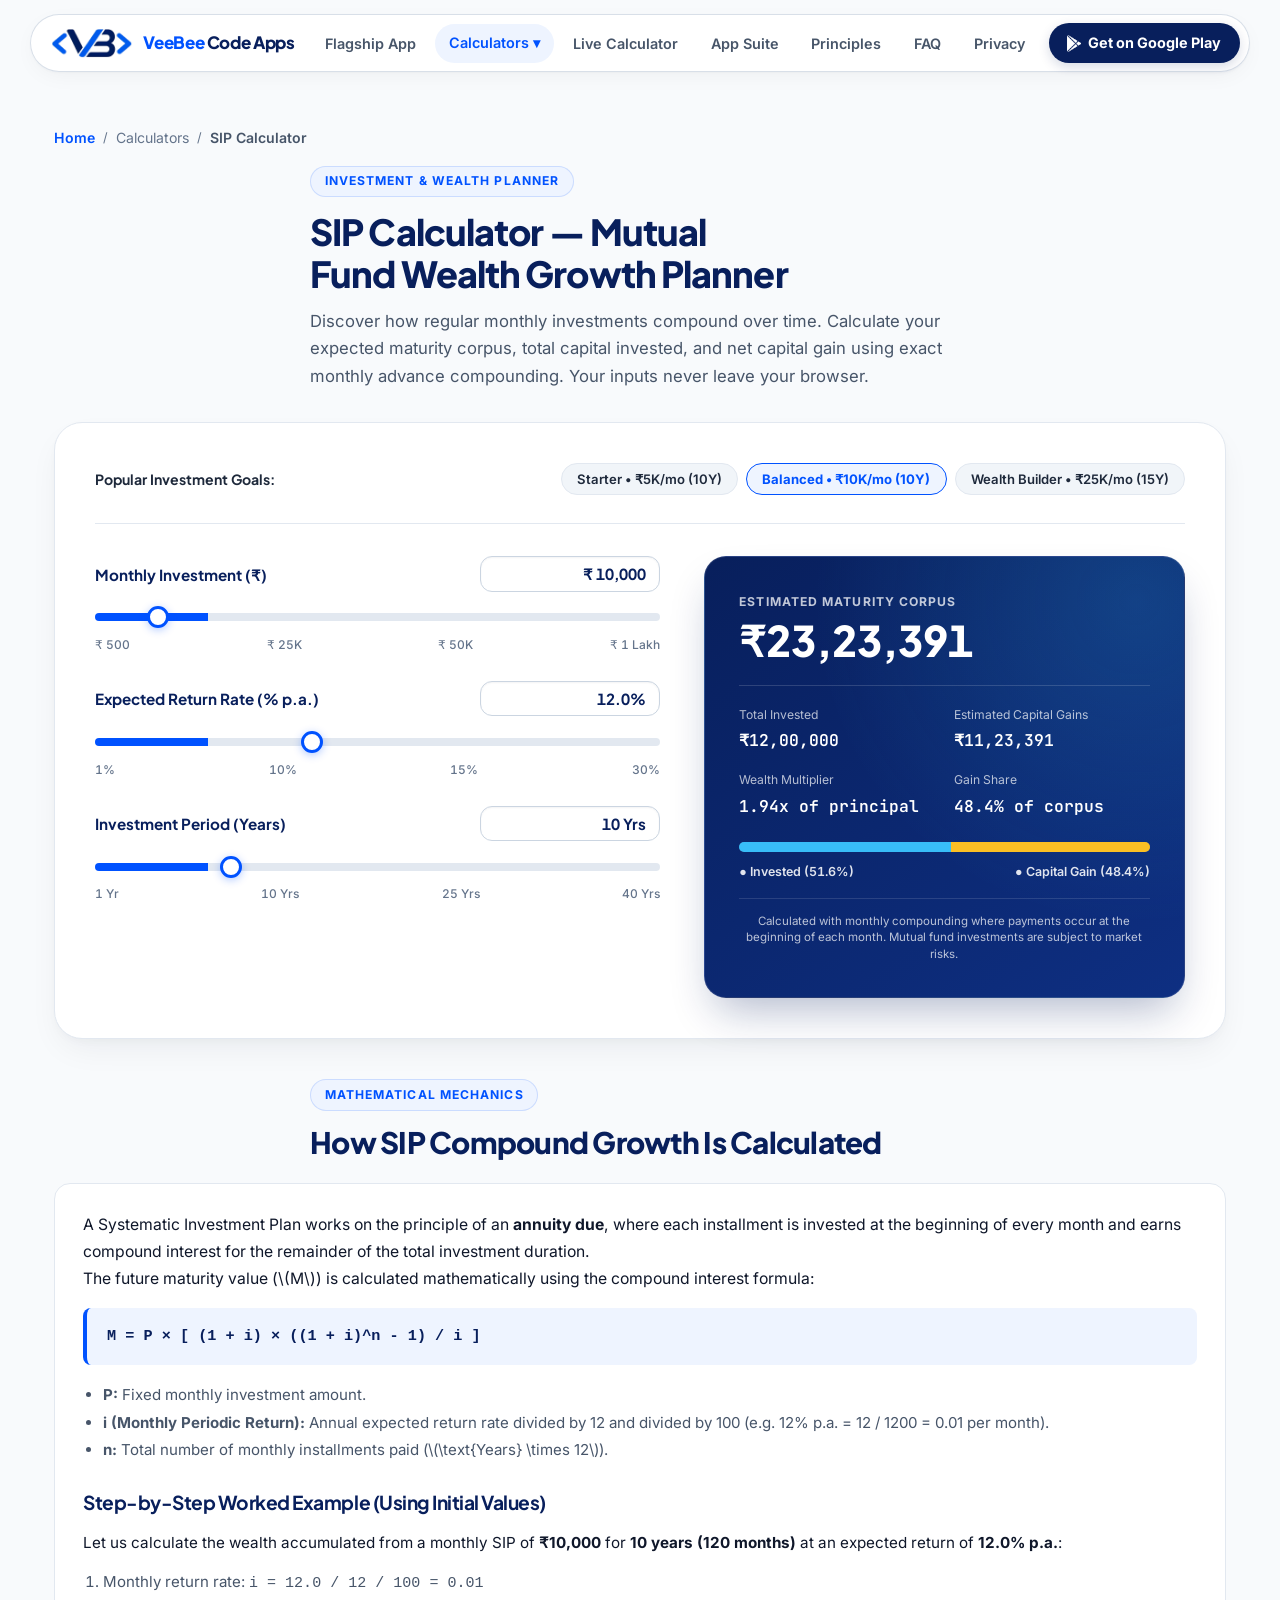
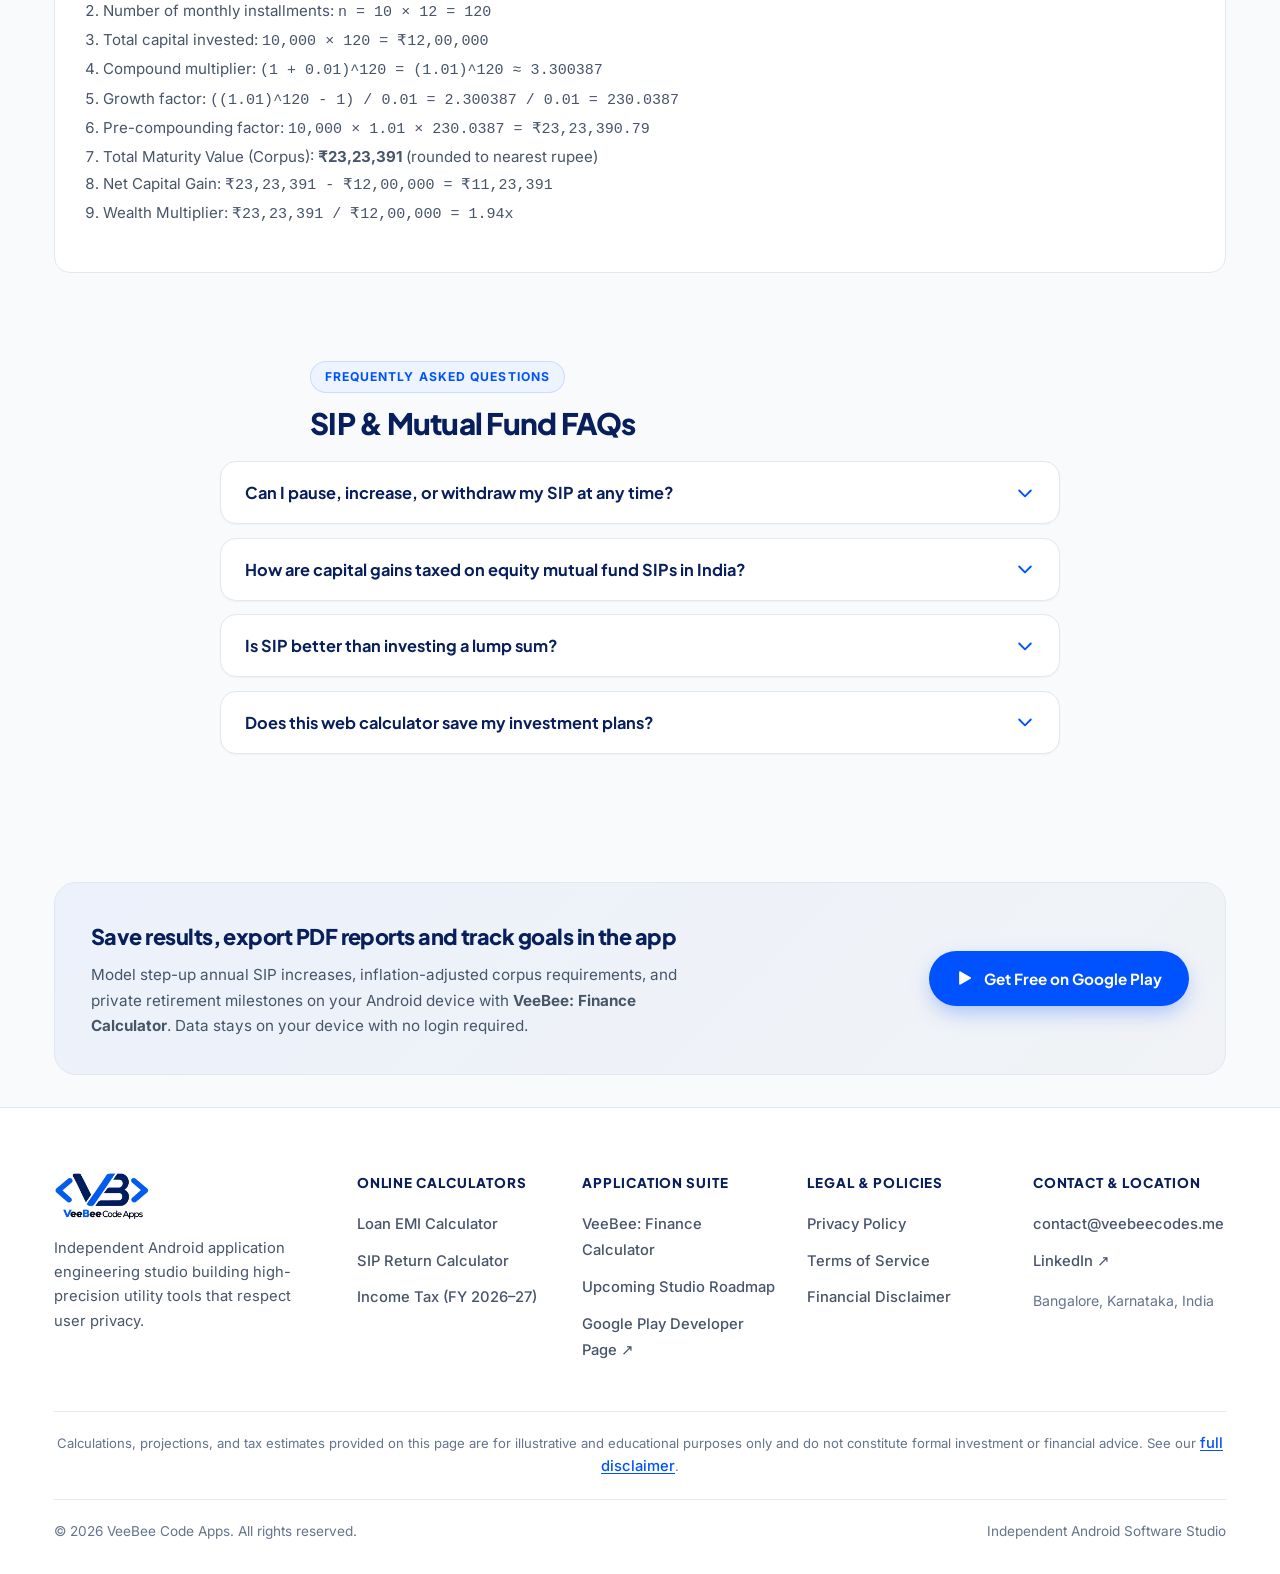
<file: sip-calculator.html>
<!DOCTYPE html>
<html lang="en">
<head>
  <meta charset="UTF-8">
  <meta name="viewport" content="width=device-width, initial-scale=1.0, viewport-fit=cover">
  <meta name="theme-color" content="#F8FAFC">
  <title>SIP Calculator | Mutual Fund SIP Return &amp; Wealth Growth Planner | VeeBee</title>
  <meta name="description" content="Calculate mutual fund SIP returns, total wealth corpus, invested amount, and estimated capital gains with monthly compounding. Free online calculator by VeeBee Code Apps.">
  <link rel="canonical" href="https://veebeecodes.me/sip-calculator.html">
  <link rel="icon" type="image/png" href="assets/favicon.png">
  <link rel="apple-touch-icon" sizes="180x180" href="assets/apple-touch-icon.png">

  <!-- Open Graph / Facebook -->
  <meta property="og:type" content="website">
  <meta property="og:url" content="https://veebeecodes.me/sip-calculator.html">
  <meta property="og:title" content="SIP Calculator | Mutual Fund SIP Return &amp; Wealth Growth Planner | VeeBee">
  <meta property="og:description" content="Calculate mutual fund SIP returns, total wealth corpus, invested amount, and estimated capital gains with monthly compounding. Free online calculator by VeeBee Code Apps.">
  <meta property="og:image" content="https://veebeecodes.me/assets/og-image.png">

  <!-- Twitter -->
  <meta name="twitter:card" content="summary_large_image">
  <meta name="twitter:title" content="SIP Calculator | Mutual Fund SIP Return &amp; Wealth Growth Planner | VeeBee">
  <meta name="twitter:description" content="Calculate mutual fund SIP returns, total wealth corpus, invested amount, and estimated capital gains with monthly compounding. Free online calculator by VeeBee Code Apps.">
  <meta name="twitter:image" content="https://veebeecodes.me/assets/og-image.png">

  <!-- Structured Data: WebApplication -->
  <script type="application/ld+json">
  {
    "@context": "https://schema.org",
    "@type": "WebApplication",
    "name": "VeeBee Online SIP Calculator",
    "applicationCategory": "FinanceApplication",
    "operatingSystem": "Web Browser",
    "offers": {
      "@type": "Offer",
      "price": "0",
      "priceCurrency": "INR"
    },
    "description": "Interactive online mutual fund SIP return calculator with monthly compounding, invested capital breakdown, and wealth multiplier analysis."
  }
  </script>

  <!-- Structured Data: FAQPage -->
  <script type="application/ld+json">
  {
    "@context": "https://schema.org",
    "@type": "FAQPage",
    "mainEntity": [
      {
        "@type": "Question",
        "name": "How does a Systematic Investment Plan (SIP) work?",
        "acceptedAnswer": {
          "@type": "Answer",
          "text": "A Systematic Investment Plan (SIP) allows you to invest a fixed sum into mutual funds on a recurring monthly or quarterly date. This enables rupee cost averaging (buying more units when markets are down and fewer when markets are up) and harnesses compound growth over time."
        }
      },
      {
        "@type": "Question",
        "name": "What expected annual return rate should I use for equity mutual funds in India?",
        "acceptedAnswer": {
          "@type": "Answer",
          "text": "Historically, Indian broad-market equity indices (Nifty 50 and Sensex) have delivered 11% to 14% annualized returns over 10 to 15-year holding horizons. Conservative planning typically uses 10% to 12% for large-cap and diversified equity funds."
        }
      },
      {
        "@type": "Question",
        "name": "What is a Step-Up SIP?",
        "acceptedAnswer": {
          "@type": "Answer",
          "text": "A Step-Up or Top-Up SIP automatically increases your monthly investment contribution by a fixed percentage (for example, 10% each year) in tandem with annual salary increments. This dramatically increases your terminal wealth compared to a flat SIP."
        }
      },
      {
        "@type": "Question",
        "name": "Are returns from SIP investments guaranteed?",
        "acceptedAnswer": {
          "@type": "Answer",
          "text": "No. Mutual fund investments are subject to market risks, and returns fluctuate based on portfolio performance and market conditions. Calculations shown are mathematical projections based on assumed average compound annual growth rates (CAGR)."
        }
      }
    ]
  }
  </script>

  <link rel="stylesheet" href="style.css">
</head>
<body>
  <a href="#main-content" class="skip-link">Skip to content</a>

  <!-- Floating Header -->
  <header class="floating-header">
    <nav class="nav-pill" aria-label="Primary Navigation">
      <a href="index.html" class="logo">
        <img src="assets/logo-mark.png" alt="" class="logo-img" width="87" height="32">
        <span class="logo-text"><span class="brand-vb">VeeBee</span> Code Apps</span>
      </a>

      <button type="button" class="nav-toggle" aria-label="Toggle navigation menu" aria-expanded="false" aria-controls="nav-links" id="nav-toggle-btn" onclick="toggleMenu()">
        <svg class="icon-hamburger" fill="none" stroke="currentColor" viewBox="0 0 24 24" stroke-width="2.2" aria-hidden="true">
          <path stroke-linecap="round" stroke-linejoin="round" d="M4 6h16M4 12h16m-7 6h7"/>
        </svg>
        <svg class="icon-close" fill="none" stroke="currentColor" viewBox="0 0 24 24" stroke-width="2.2" aria-hidden="true">
          <path stroke-linecap="round" stroke-linejoin="round" d="M6 18L18 6M6 6l12 12"/>
        </svg>
      </button>

      <ul class="nav-links" id="nav-links">
        <li><a href="index.html#showcase" onclick="closeMenu()">Flagship App</a></li>
        <li class="nav-dropdown">
          <a href="sip-calculator.html" class="nav-dropdown-toggle active" aria-current="page">Calculators ▾</a>
          <ul class="nav-dropdown-menu">
            <li><a href="emi-calculator.html" onclick="closeMenu()">Loan EMI Calculator</a></li>
            <li><a href="sip-calculator.html" class="active" onclick="closeMenu()">SIP Return Calculator</a></li>
            <li><a href="income-tax-calculator-fy-2026-27.html" onclick="closeMenu()">Income Tax (FY 2026–27)</a></li>
          </ul>
        </li>
        <li><a href="index.html#live-calculator" onclick="closeMenu()">Live Calculator</a></li>
        <li><a href="index.html#apps" onclick="closeMenu()">App Suite</a></li>
        <li><a href="index.html#why-veebee" onclick="closeMenu()">Principles</a></li>
        <li><a href="index.html#faq" onclick="closeMenu()">FAQ</a></li>
        <li><a href="privacy.html" onclick="closeMenu()">Privacy</a></li>
        <li>
          <a href="https://play.google.com/store/apps/details?id=com.veebee.fincalc&amp;referrer=utm_source%3Dwebsite%26utm_medium%3Dweb%26utm_campaign%3Dsip_calc_header" class="nav-cta" target="_blank" rel="noopener">
            <img src="assets/google-play-white.png" alt="" width="14" height="17" class="gp-icon-img" aria-hidden="true">
            <span>Get on Google Play</span>
          </a>
        </li>
      </ul>
    </nav>
  </header>

  <main id="main-content" class="container" style="padding-top: 1.5rem;">
    <!-- Breadcrumb -->
    <nav class="breadcrumb-nav" aria-label="Breadcrumb">
      <ol class="breadcrumb-list">
        <li><a href="index.html">Home</a></li>
        <li class="breadcrumb-sep" aria-hidden="true">/</li>
        <li><span>Calculators</span></li>
        <li class="breadcrumb-sep" aria-hidden="true">/</li>
        <li class="breadcrumb-current" aria-current="page">SIP Calculator</li>
      </ol>
    </nav>

    <!-- Page Title & Header -->
    <div class="section-header" style="text-align: left; margin-bottom: 2rem;">
      <span class="section-eyebrow">Investment &amp; Wealth Planner</span>
      <h1 class="section-title" style="font-size: 2.25rem;">SIP Calculator — Mutual Fund Wealth Growth Planner</h1>
      <p class="section-desc" style="margin-inline: 0; max-width: 760px;">
        Discover how regular monthly investments compound over time. Calculate your expected maturity corpus, total capital invested, and net capital gain using exact monthly advance compounding. Your inputs never leave your browser.
      </p>
    </div>

    <!-- Interactive Calculator Card -->
    <div class="calc-demo-card">
      <div class="calc-presets-bar">
        <span class="calc-presets-label">Popular Investment Goals:</span>
        <div class="calc-preset-group" role="group" aria-label="Investment Scenarios">
          <button type="button" class="preset-chip" onclick="setSipPreset(5000, 12.0, 10, this)">Starter • ₹5K/mo (10Y)</button>
          <button type="button" class="preset-chip is-active" onclick="setSipPreset(10000, 12.0, 10, this)">Balanced • ₹10K/mo (10Y)</button>
          <button type="button" class="preset-chip" onclick="setSipPreset(25000, 14.0, 15, this)">Wealth Builder • ₹25K/mo (15Y)</button>
        </div>
      </div>

      <div class="calc-demo-body">
        <!-- Controls Column -->
        <div class="calc-sliders">
          <!-- Monthly Investment -->
          <div class="slider-group">
            <div class="slider-header">
              <label for="input-monthly-val">Monthly Investment (₹)</label>
              <input type="text" id="input-monthly-val" class="calc-val-input" inputmode="decimal" value="₹ 10,000" oninput="parseMonthlyInput(this.value)" onblur="blurMonthlyInput(this.value)" aria-label="Monthly Investment Amount in Rupees">
            </div>
            <input type="range" id="slider-monthly" class="veebee-slider" min="500" max="100000" step="500" value="10000" aria-label="Monthly Investment Slider" oninput="syncMonthlySlider(this.value)">
            <div class="slider-scale">
              <span>₹ 500</span>
              <span>₹ 25K</span>
              <span>₹ 50K</span>
              <span>₹ 1 Lakh</span>
            </div>
          </div>

          <!-- Expected Annual Return Rate -->
          <div class="slider-group">
            <div class="slider-header">
              <label for="input-return-val">Expected Return Rate (% p.a.)</label>
              <input type="text" id="input-return-val" class="calc-val-input" inputmode="decimal" value="12.0%" oninput="parseReturnInput(this.value)" onblur="blurReturnInput(this.value)" aria-label="Expected Return Rate Percentage per Annum">
            </div>
            <input type="range" id="slider-return" class="veebee-slider" min="1.0" max="30.0" step="0.1" value="12.0" aria-label="Expected Return Rate Slider" oninput="syncReturnSlider(this.value)">
            <div class="slider-scale">
              <span>1%</span>
              <span>10%</span>
              <span>15%</span>
              <span>30%</span>
            </div>
          </div>

          <!-- Time Horizon -->
          <div class="slider-group" style="margin-bottom: 0;">
            <div class="slider-header">
              <label for="input-tenure-val">Investment Period (Years)</label>
              <input type="text" id="input-tenure-val" class="calc-val-input" inputmode="decimal" value="10 Yrs" oninput="parseTenureInput(this.value)" onblur="blurTenureInput(this.value)" aria-label="Investment Period in Years">
            </div>
            <input type="range" id="slider-tenure" class="veebee-slider" min="1" max="40" step="1" value="10" aria-label="Investment Period Slider" oninput="syncTenureSlider(this.value)">
            <div class="slider-scale">
              <span>1 Yr</span>
              <span>10 Yrs</span>
              <span>25 Yrs</span>
              <span>40 Yrs</span>
            </div>
          </div>
        </div>

        <!-- Results Column -->
        <div class="calc-result-box" aria-live="polite">
          <div class="calc-result-eyebrow">Estimated Maturity Corpus</div>
          <div class="calc-result-emi" id="res-corpus">₹ 23,23,391</div>

          <div class="calc-breakdown-grid">
            <div class="cb-item">
              <span>Total Invested</span>
              <strong id="res-invested">₹ 12,00,000</strong>
            </div>
            <div class="cb-item">
              <span>Estimated Capital Gains</span>
              <strong id="res-gain">₹ 11,23,391</strong>
            </div>
            <div class="cb-item">
              <span>Wealth Multiplier</span>
              <strong id="res-multiplier">1.94x of principal</strong>
            </div>
            <div class="cb-item">
              <span>Gain Share</span>
              <strong id="res-share">48.3% of corpus</strong>
            </div>
          </div>

          <!-- Visual Ratio Bar -->
          <div class="progress-ratio-bar" aria-hidden="true">
            <div class="ratio-principal" id="bar-invested" style="width: 51.7%;"></div>
            <div class="ratio-interest" id="bar-gain" style="width: 48.3%;"></div>
          </div>
          <div class="ratio-legend">
            <span id="legend-invested">● Invested (51.7%)</span>
            <span id="legend-gain">● Capital Gain (48.3%)</span>
          </div>

          <div class="calc-disclaimer-note">
            Calculated with monthly compounding where payments occur at the beginning of each month. Mutual fund investments are subject to market risks.
          </div>
        </div>
      </div>
    </div>

    <!-- Math Explanation & Worked Example Section -->
    <section class="section-block" style="padding-top: 2.5rem;">
      <div class="section-header" style="text-align: left; margin-bottom: 1.25rem;">
        <span class="section-eyebrow">Mathematical Mechanics</span>
        <h2 class="section-title" style="font-size: 1.85rem;">How SIP Compound Growth Is Calculated</h2>
      </div>

      <div class="worked-example-card">
        <p style="font-size: 0.98rem; line-height: 1.7; color: var(--text-dark);">
          A Systematic Investment Plan works on the principle of an <strong>annuity due</strong>, where each installment is invested at the beginning of every month and earns compound interest for the remainder of the total investment duration.
        </p>
        <p style="font-size: 0.98rem; line-height: 1.7; color: var(--text-dark);">
          The future maturity value (\(M\)) is calculated mathematically using the compound interest formula:
        </p>

        <div class="formula-display">
          M = P × [ (1 + i) × ((1 + i)^n - 1) / i ]
        </div>

        <ul style="margin: 1rem 0 1.5rem 1.25rem; font-size: 0.94rem; color: var(--text-muted); line-height: 1.8;">
          <li><strong>P:</strong> Fixed monthly investment amount.</li>
          <li><strong>i (Monthly Periodic Return):</strong> Annual expected return rate divided by 12 and divided by 100 (e.g. 12% p.a. = 12 / 1200 = 0.01 per month).</li>
          <li><strong>n:</strong> Total number of monthly installments paid (\(\text{Years} \times 12\)).</li>
        </ul>

        <h3 style="font-size: 1.2rem; color: var(--brand-navy); margin-top: 1.5rem; margin-bottom: 0.75rem;">Step-by-Step Worked Example (Using Initial Values)</h3>
        <p style="font-size: 0.95rem; line-height: 1.7; color: var(--text-dark);">
          Let us calculate the wealth accumulated from a monthly SIP of <strong>₹10,000</strong> for <strong>10 years (120 months)</strong> at an expected return of <strong>12.0% p.a.</strong>:
        </p>
        <ol style="margin: 0.75rem 0 1rem 1.25rem; font-size: 0.94rem; color: var(--text-muted); line-height: 1.8;">
          <li>Monthly return rate: <code>i = 12.0 / 12 / 100 = 0.01</code></li>
          <li>Number of monthly installments: <code>n = 10 × 12 = 120</code></li>
          <li>Total capital invested: <code>10,000 × 120 = ₹12,00,000</code></li>
          <li>Compound multiplier: <code>(1 + 0.01)^120 = (1.01)^120 ≈ 3.300387</code></li>
          <li>Growth factor: <code>((1.01)^120 - 1) / 0.01 = 2.300387 / 0.01 = 230.0387</code></li>
          <li>Pre-compounding factor: <code>10,000 × 1.01 × 230.0387 = ₹23,23,390.79</code></li>
          <li>Total Maturity Value (Corpus): <strong>₹23,23,391</strong> (rounded to nearest rupee)</li>
          <li>Net Capital Gain: <code>₹23,23,391 - ₹12,00,000 = ₹11,23,391</code></li>
          <li>Wealth Multiplier: <code>₹23,23,391 / ₹12,00,000 = 1.94x</code></li>
        </ol>
      </div>
    </section>

    <!-- FAQ Section -->
    <section class="section-block" style="padding-top: 1rem;">
      <div class="section-header" style="text-align: left; margin-bottom: 1.25rem;">
        <span class="section-eyebrow">Frequently Asked Questions</span>
        <h2 class="section-title" style="font-size: 1.85rem;">SIP &amp; Mutual Fund FAQs</h2>
      </div>

      <div class="faq-list">
        <div class="faq-item">
          <button type="button" class="faq-trigger" aria-expanded="false" onclick="toggleFaq(this)">
            <span>Can I pause, increase, or withdraw my SIP at any time?</span>
            <svg class="faq-icon" fill="none" stroke="currentColor" viewBox="0 0 24 24" stroke-width="2.2" aria-hidden="true">
              <path stroke-linecap="round" stroke-linejoin="round" d="M19 9l-7 7-7-7"/>
            </svg>
          </button>
          <div class="faq-answer">
            Yes. In open-ended mutual funds, SIPs offer complete liquidity. You can pause or stop your SIP mandate without penalty, or redeem your accumulated units (subject to any fund exit load or statutory ELSS lock-in period).
          </div>
        </div>

        <div class="faq-item">
          <button type="button" class="faq-trigger" aria-expanded="false" onclick="toggleFaq(this)">
            <span>How are capital gains taxed on equity mutual fund SIPs in India?</span>
            <svg class="faq-icon" fill="none" stroke="currentColor" viewBox="0 0 24 24" stroke-width="2.2" aria-hidden="true">
              <path stroke-linecap="round" stroke-linejoin="round" d="M19 9l-7 7-7-7"/>
            </svg>
          </button>
          <div class="faq-answer">
            For equity-oriented funds, gains on units held for more than 12 months are treated as Long Term Capital Gains (LTCG) and taxed at 12.5% on annual gains exceeding ₹1.25 Lakhs (post-July 2024 budget rules). Gains on units held for 12 months or less are Short Term Capital Gains (STCG) taxed at 20%.
          </div>
        </div>

        <div class="faq-item">
          <button type="button" class="faq-trigger" aria-expanded="false" onclick="toggleFaq(this)">
            <span>Is SIP better than investing a lump sum?</span>
            <svg class="faq-icon" fill="none" stroke="currentColor" viewBox="0 0 24 24" stroke-width="2.2" aria-hidden="true">
              <path stroke-linecap="round" stroke-linejoin="round" d="M19 9l-7 7-7-7"/>
            </svg>
          </button>
          <div class="faq-answer">
            SIPs eliminate the emotional stress of timing volatile markets through rupee cost averaging and build disciplined savings. Lump sum investing can outperform during steady bull markets, but SIPs significantly protect you from market peak drawdowns.
          </div>
        </div>

        <div class="faq-item">
          <button type="button" class="faq-trigger" aria-expanded="false" onclick="toggleFaq(this)">
            <span>Does this web calculator save my investment plans?</span>
            <svg class="faq-icon" fill="none" stroke="currentColor" viewBox="0 0 24 24" stroke-width="2.2" aria-hidden="true">
              <path stroke-linecap="round" stroke-linejoin="round" d="M19 9l-7 7-7-7"/>
            </svg>
          </button>
          <div class="faq-answer">
            No. Your inputs never leave your browser. This web page calculates results entirely on your device with zero network transmission. To save multiple SIP plans, track your overall private net worth, and set target milestones offline, download our Android application.
          </div>
        </div>
      </div>
    </section>

    <!-- Google Play App Promotion Banner -->
    <div class="calc-app-cta-banner">
      <div class="calc-app-cta-text">
        <h3>Save results, export PDF reports and track goals in the app</h3>
        <p>
          Model step-up annual SIP increases, inflation-adjusted corpus requirements, and private retirement milestones on your Android device with <strong>VeeBee: Finance Calculator</strong>. Data stays on your device with no login required.
        </p>
      </div>
      <div>
        <a href="https://play.google.com/store/apps/details?id=com.veebee.fincalc&amp;referrer=utm_source%3Dwebsite%26utm_medium%3Dweb%26utm_campaign%3Dsip_calculator_page" class="btn btn-primary" target="_blank" rel="noopener">
          <svg class="btn-gp-icon" viewBox="0 0 500 500" width="18" height="18" aria-hidden="true">
            <path d="M403.4 228.6L125.8 68.4c-18.7-10.8-38.8-1.5-38.8 20.1v323c0 21.6 20.1 30.9 38.8 20.1l277.6-160.2c18.7-10.8 18.7-32 0-42.8z" fill="#FFFFFF"/>
          </svg>
          <span>Get Free on Google Play</span>
        </a>
      </div>
    </div>
  </main>

  <!-- Studio Footer -->
  <footer class="studio-footer">
    <div class="container">
      <div class="footer-grid">
        <div class="footer-brand">
          <img src="assets/logo-full.png" alt="VeeBee Code Apps Logo" class="footer-brand-logo" width="104" height="52" loading="lazy">
          <p>
            Independent Android application engineering studio building high-precision utility tools that respect user privacy.
          </p>
        </div>

        <div class="footer-col">
          <h5>Online Calculators</h5>
          <ul>
            <li><a href="emi-calculator.html">Loan EMI Calculator</a></li>
            <li><a href="sip-calculator.html" class="active">SIP Return Calculator</a></li>
            <li><a href="income-tax-calculator-fy-2026-27.html">Income Tax (FY 2026–27)</a></li>
          </ul>
        </div>

        <div class="footer-col">
          <h5>Application Suite</h5>
          <ul>
            <li><a href="https://play.google.com/store/apps/details?id=com.veebee.fincalc&amp;referrer=utm_source%3Dwebsite%26utm_medium%3Dweb%26utm_campaign%3Dsip_page_footer" target="_blank" rel="noopener">VeeBee: Finance Calculator</a></li>
            <li><a href="index.html#apps">Upcoming Studio Roadmap</a></li>
            <li><a href="https://play.google.com/store/apps/developer?id=VeeBee+Code+Apps&amp;referrer=utm_source%3Dwebsite%26utm_medium%3Dweb%26utm_campaign%3Dsip_page_footer" target="_blank" rel="noopener">Google Play Developer Page ↗</a></li>
          </ul>
        </div>

        <div class="footer-col">
          <h5>Legal &amp; Policies</h5>
          <ul>
            <li><a href="privacy.html">Privacy Policy</a></li>
            <li><a href="terms.html">Terms of Service</a></li>
            <li><a href="disclaimer.html">Financial Disclaimer</a></li>
          </ul>
        </div>

        <div class="footer-col">
          <h5>Contact &amp; Location</h5>
          <ul>
            <li><a href="mailto:contact@veebeecodes.me">contact@veebeecodes.me</a></li>
            <li><a href="https://www.linkedin.com/company/veebeecodes/" target="_blank" rel="noopener">LinkedIn ↗</a></li>
            <li style="color: var(--text-dim); font-size: 0.88rem; margin-top: 0.35rem;">
              Bangalore, Karnataka, India
            </li>
          </ul>
        </div>
      </div>

      <div class="footer-disclaimer">
        Calculations, projections, and tax estimates provided on this page are for illustrative and educational purposes only and do not constitute formal investment or financial advice. See our <a href="disclaimer.html">full disclaimer</a>.
      </div>

      <div class="footer-bottom">
        <div>&copy; 2026 VeeBee Code Apps. All rights reserved.</div>
        <div>Independent Android Software Studio</div>
      </div>
    </div>
  </footer>

  <script>
    function toggleMenu() {
      const menu = document.getElementById('nav-links');
      const btn = document.getElementById('nav-toggle-btn');
      if (menu) {
        const isOpen = menu.classList.toggle('is-open');
        if (btn) {
          btn.classList.toggle('is-active', isOpen);
          btn.setAttribute('aria-expanded', isOpen ? 'true' : 'false');
        }
      }
    }

    function closeMenu() {
      const menu = document.getElementById('nav-links');
      const btn = document.getElementById('nav-toggle-btn');
      if (menu && menu.classList.contains('is-open')) {
        menu.classList.remove('is-open');
        if (btn) {
          btn.classList.remove('is-active');
          btn.setAttribute('aria-expanded', 'false');
        }
      }
    }

    function toggleFaq(btn) {
      const item = btn.closest('.faq-item');
      if (!item) return;
      const isOpen = item.classList.contains('is-open');
      document.querySelectorAll('.faq-item').forEach(i => {
        i.classList.remove('is-open');
        const b = i.querySelector('.faq-trigger');
        if (b) b.setAttribute('aria-expanded', 'false');
      });
      if (!isOpen) {
        item.classList.add('is-open');
        btn.setAttribute('aria-expanded', 'true');
      }
    }

    let monthlyInvestment = 10000;
    let expectedReturnRate = 12.0;
    let tenureYears = 10;

    function formatInr(val) {
      return new Intl.NumberFormat('en-IN', {
        style: 'currency',
        currency: 'INR',
        maximumFractionDigits: 0
      }).format(Math.round(val));
    }

    function parseInr(val) {
      if (val === null || val === undefined) return 0;
      if (typeof val === 'number') return isNaN(val) ? 0 : val;
      const cleaned = String(val).replace(/[^0-9.]/g, '');
      if (!cleaned) return 0;
      const num = parseFloat(cleaned);
      return isNaN(num) ? 0 : num;
    }

    function parseMonthlyInput(val) {
      monthlyInvestment = Math.max(0, parseInr(val));
      document.getElementById('slider-monthly').value = Math.min(Math.max(monthlyInvestment, 500), 100000);
      calculateSip();
    }

    function blurMonthlyInput(val) {
      const parsed = parseInr(val);
      monthlyInvestment = Math.max(100, Math.min(10000000, parsed || 10000));
      document.getElementById('input-monthly-val').value = formatInr(monthlyInvestment);
      document.getElementById('slider-monthly').value = Math.min(Math.max(monthlyInvestment, 500), 100000);
      calculateSip();
    }

    function syncMonthlySlider(val) {
      monthlyInvestment = parseFloat(val) || 0;
      document.getElementById('input-monthly-val').value = formatInr(monthlyInvestment);
      calculateSip();
    }

    function parseReturnInput(val) {
      const parsed = parseInr(val);
      if (parsed > 0) {
        expectedReturnRate = Math.max(0.1, Math.min(30.0, parsed));
        document.getElementById('slider-return').value = expectedReturnRate;
        calculateSip();
      }
    }

    function blurReturnInput(val) {
      const parsed = parseInr(val);
      expectedReturnRate = Math.max(0.1, Math.min(30.0, parsed || 12.0));
      document.getElementById('input-return-val').value = expectedReturnRate.toFixed(1) + '%';
      document.getElementById('slider-return').value = expectedReturnRate;
      calculateSip();
    }

    function syncReturnSlider(val) {
      expectedReturnRate = parseFloat(val) || 0;
      document.getElementById('input-return-val').value = expectedReturnRate.toFixed(1) + '%';
      calculateSip();
    }

    function parseTenureInput(val) {
      const parsed = Math.round(parseInr(val));
      if (parsed > 0) {
        tenureYears = Math.max(1, Math.min(40, parsed));
        document.getElementById('slider-tenure').value = tenureYears;
        calculateSip();
      }
    }

    function blurTenureInput(val) {
      const parsed = Math.round(parseInr(val));
      tenureYears = Math.max(1, Math.min(40, parsed || 10));
      document.getElementById('input-tenure-val').value = tenureYears + ' Yrs';
      document.getElementById('slider-tenure').value = tenureYears;
      calculateSip();
    }

    function syncTenureSlider(val) {
      tenureYears = parseFloat(val) || 0;
      document.getElementById('input-tenure-val').value = tenureYears + ' Yrs';
      calculateSip();
    }

    function calculateSip() {
      const p = monthlyInvestment;
      const rateAnnual = expectedReturnRate;
      const years = tenureYears;

      const monthlyRate = rateAnnual / 12 / 100;
      const totalMonths = Math.round(years * 12);

      let corpus = 0;
      for (let m = 1; m <= totalMonths; m++) {
        corpus = (corpus + p) * (1 + monthlyRate);
      }

      const totalInvested = p * totalMonths;
      const estimatedReturns = Math.max(0, corpus - totalInvested);
      const multiplier = totalInvested > 0 ? (corpus / totalInvested) : 1.0;

      const investedPct = corpus > 0 ? (totalInvested / corpus) * 100 : 100;
      const returnsPct = corpus > 0 ? (estimatedReturns / corpus) * 100 : 0;

      document.getElementById('res-corpus').textContent = formatInr(corpus);
      document.getElementById('res-invested').textContent = formatInr(totalInvested);
      document.getElementById('res-gain').textContent = formatInr(estimatedReturns);
      document.getElementById('res-multiplier').textContent = multiplier.toFixed(2) + 'x of principal';
      document.getElementById('res-share').textContent = returnsPct.toFixed(1) + '% of corpus';

      document.getElementById('bar-invested').style.width = investedPct.toFixed(1) + '%';
      document.getElementById('bar-gain').style.width = returnsPct.toFixed(1) + '%';
      document.getElementById('legend-invested').textContent = '● Invested (' + investedPct.toFixed(1) + '%)';
      document.getElementById('legend-gain').textContent = '● Capital Gain (' + returnsPct.toFixed(1) + '%)';
    }

    function setSipPreset(p, r, t, chip) {
      document.querySelectorAll('.preset-chip').forEach(c => c.classList.remove('is-active'));
      chip.classList.add('is-active');
      monthlyInvestment = p;
      expectedReturnRate = r;
      tenureYears = t;
      document.getElementById('slider-monthly').value = Math.min(p, 100000);
      document.getElementById('input-monthly-val').value = formatInr(p);
      document.getElementById('slider-return').value = r;
      document.getElementById('input-return-val').value = r.toFixed(1) + '%';
      document.getElementById('slider-tenure').value = t;
      document.getElementById('input-tenure-val').value = t + ' Yrs';
      calculateSip();
    }

    document.addEventListener('DOMContentLoaded', calculateSip);
  </script>
</body>
</html>
</file>
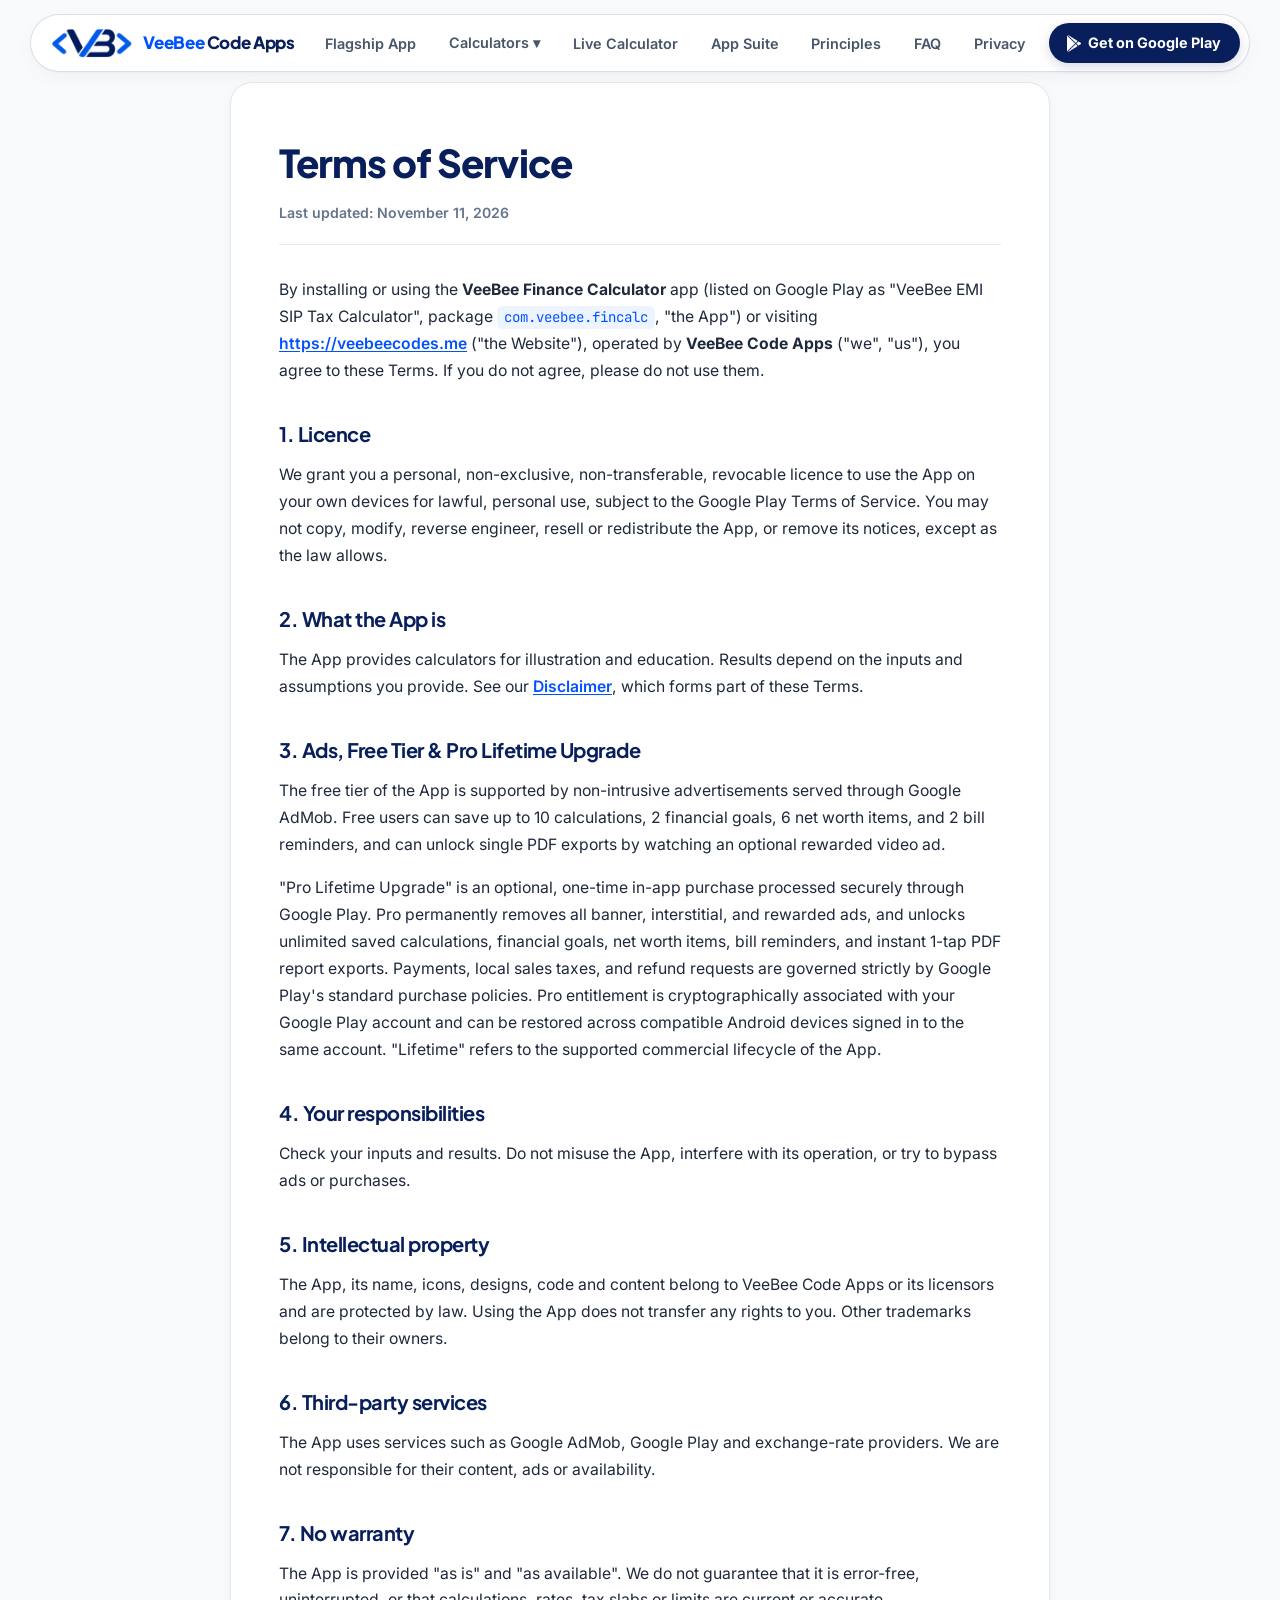
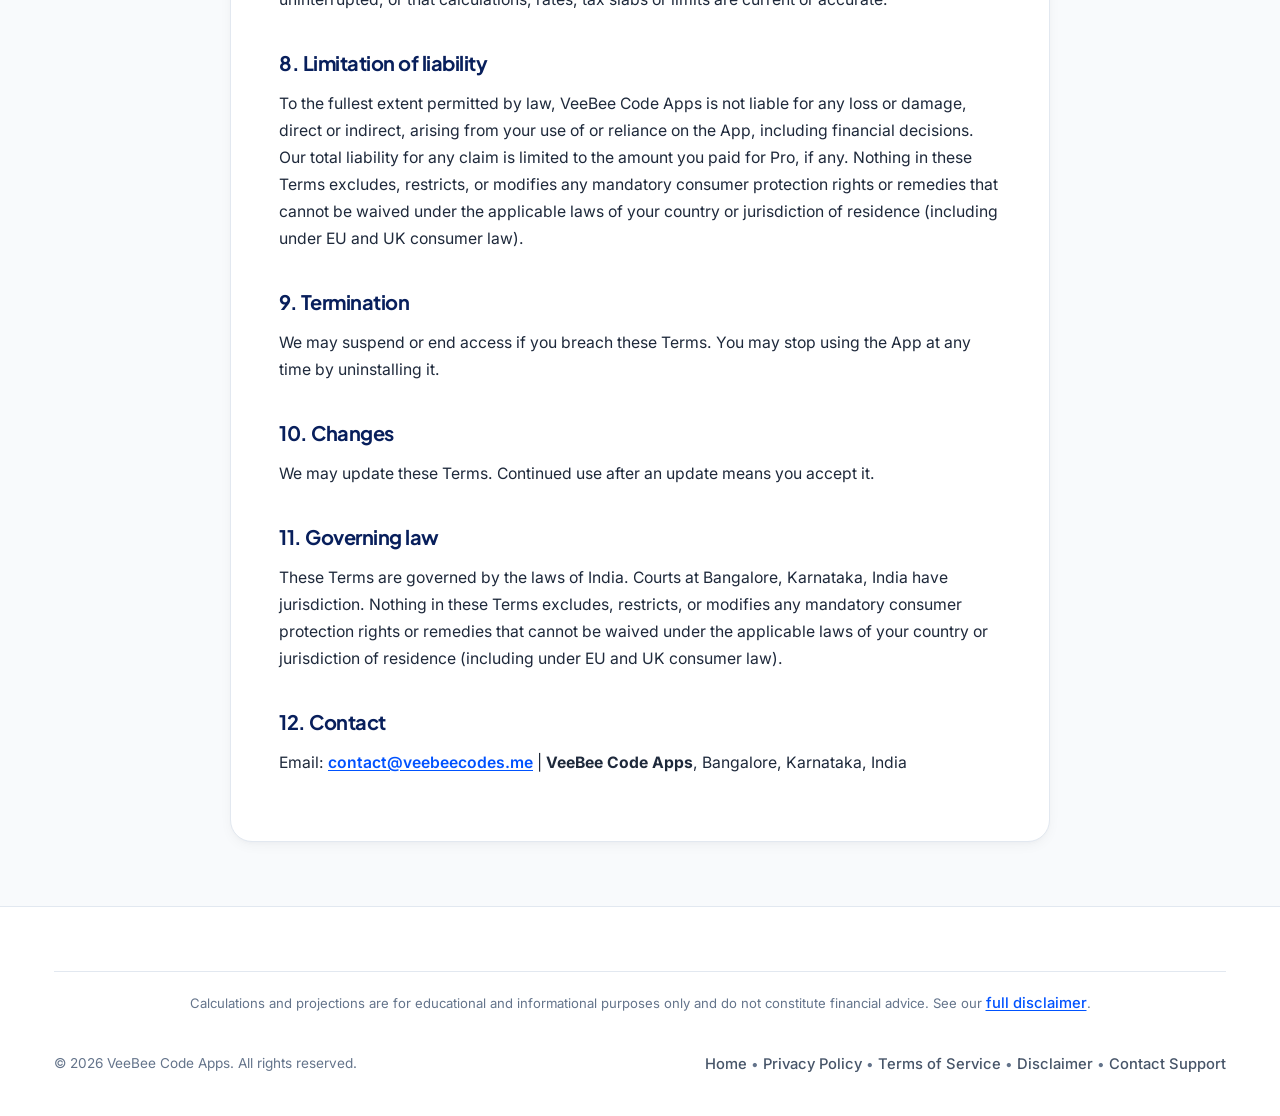
<file: terms.html>
<!DOCTYPE html>
<html lang="en">
<head>
  <meta charset="UTF-8">
  <meta name="viewport" content="width=device-width, initial-scale=1.0, viewport-fit=cover">
  <meta name="theme-color" content="#F8FAFC">
  <title>Terms of Service - Finance Calculator | VeeBee Code Apps</title>
  <meta name="description" content="Terms of Service for VeeBee Finance Calculator (listed on Google Play as &quot;VeeBee EMI SIP Tax Calculator&quot;, package com.veebee.fincalc, &quot;the App&quot;) published by VeeBee Code Apps.">
  <link rel="canonical" href="https://veebeecodes.me/terms.html">
  <link rel="icon" type="image/png" href="assets/favicon.png">
  <link rel="apple-touch-icon" sizes="180x180" href="assets/apple-touch-icon.png">
  <link rel="stylesheet" href="style.css">
</head>
<body>
  <a href="#main-content" class="skip-link">Skip to content</a>

  <header class="floating-header">
    <nav class="nav-pill" aria-label="Primary Navigation">
      <a href="index.html" class="logo">
        <img src="assets/logo-mark.png" alt="" class="logo-img" width="87" height="32">
        <span class="logo-text"><span class="brand-vb">VeeBee</span> Code Apps</span>
      </a>
      <button type="button" class="nav-toggle" aria-label="Toggle navigation menu" aria-expanded="false" aria-controls="nav-links" id="nav-toggle-btn" onclick="toggleMenu()">
        <svg class="icon-hamburger" fill="none" stroke="currentColor" viewBox="0 0 24 24" stroke-width="2.2" aria-hidden="true">
          <path stroke-linecap="round" stroke-linejoin="round" d="M4 6h16M4 12h16m-7 6h7"/>
        </svg>
        <svg class="icon-close" fill="none" stroke="currentColor" viewBox="0 0 24 24" stroke-width="2.2" aria-hidden="true">
          <path stroke-linecap="round" stroke-linejoin="round" d="M6 18L18 6M6 6l12 12"/>
        </svg>
      </button>
      <ul class="nav-links" id="nav-links">
        <li><a href="index.html#showcase" onclick="closeMenu()">Flagship App</a></li>
        <li class="nav-dropdown">
          <a href="emi-calculator.html" class="nav-dropdown-toggle">Calculators ▾</a>
          <ul class="nav-dropdown-menu">
            <li><a href="emi-calculator.html" onclick="closeMenu()">Loan EMI Calculator</a></li>
            <li><a href="sip-calculator.html" onclick="closeMenu()">SIP Return Calculator</a></li>
            <li><a href="income-tax-calculator-fy-2026-27.html" onclick="closeMenu()">Income Tax (FY 2026–27)</a></li>
          </ul>
        </li>
        <li><a href="index.html#live-calculator" onclick="closeMenu()">Live Calculator</a></li>
        <li><a href="index.html#apps" onclick="closeMenu()">App Suite</a></li>
        <li><a href="index.html#why-veebee" onclick="closeMenu()">Principles</a></li>
        <li><a href="index.html#faq" onclick="closeMenu()">FAQ</a></li>
        <li><a href="privacy.html" onclick="closeMenu()">Privacy</a></li>
        <li>
          <a href="https://play.google.com/store/apps/details?id=com.veebee.fincalc&amp;referrer=utm_source%3Dwebsite%26utm_medium%3Dweb%26utm_campaign%3Dterms_header" class="nav-cta" target="_blank" rel="noopener">
            <img src="assets/google-play-white.png" alt="" width="14" height="17" class="gp-icon-img" aria-hidden="true">
            <span>Get on Google Play</span>
          </a>
        </li>
      </ul>
    </nav>
  </header>

  <main id="main-content" class="container">
    <div class="doc-content">
      <h1>Terms of Service</h1>
      <div class="doc-meta">Last updated: November 11, 2026</div>

      <p>
        By installing or using the <strong>VeeBee Finance Calculator</strong> app (listed on Google Play as "VeeBee EMI SIP Tax Calculator", package <code>com.veebee.fincalc</code>, "the App") or visiting <a href="https://veebeecodes.me">https://veebeecodes.me</a> ("the Website"), operated by <strong>VeeBee Code Apps</strong> ("we", "us"), you agree to these Terms. If you do not agree, please do not use them.
      </p>

      <h2>1. Licence</h2>
      <p>
        We grant you a personal, non-exclusive, non-transferable, revocable licence to use the App on your own devices for lawful, personal use, subject to the Google Play Terms of Service. You may not copy, modify, reverse engineer, resell or redistribute the App, or remove its notices, except as the law allows.
      </p>

      <h2>2. What the App is</h2>
      <p>
        The App provides calculators for illustration and education. Results depend on the inputs and assumptions you provide. See our <a href="disclaimer.html">Disclaimer</a>, which forms part of these Terms.
      </p>

      <h2>3. Ads, Free Tier &amp; Pro Lifetime Upgrade</h2>
      <p>
        The free tier of the App is supported by non-intrusive advertisements served through Google AdMob. Free users can save up to 10 calculations, 2 financial goals, 6 net worth items, and 2 bill reminders, and can unlock single PDF exports by watching an optional rewarded video ad.
      </p>
      <p>
        "Pro Lifetime Upgrade" is an optional, one-time in-app purchase processed securely through Google Play. Pro permanently removes all banner, interstitial, and rewarded ads, and unlocks unlimited saved calculations, financial goals, net worth items, bill reminders, and instant 1-tap PDF report exports. Payments, local sales taxes, and refund requests are governed strictly by Google Play's standard purchase policies. Pro entitlement is cryptographically associated with your Google Play account and can be restored across compatible Android devices signed in to the same account. "Lifetime" refers to the supported commercial lifecycle of the App.
      </p>

      <h2>4. Your responsibilities</h2>
      <p>
        Check your inputs and results. Do not misuse the App, interfere with its operation, or try to bypass ads or purchases.
      </p>

      <h2>5. Intellectual property</h2>
      <p>
        The App, its name, icons, designs, code and content belong to VeeBee Code Apps or its licensors and are protected by law. Using the App does not transfer any rights to you. Other trademarks belong to their owners.
      </p>

      <h2>6. Third-party services</h2>
      <p>
        The App uses services such as Google AdMob, Google Play and exchange-rate providers. We are not responsible for their content, ads or availability.
      </p>

      <h2>7. No warranty</h2>
      <p>
        The App is provided "as is" and "as available". We do not guarantee that it is error-free, uninterrupted, or that calculations, rates, tax slabs or limits are current or accurate.
      </p>

      <h2>8. Limitation of liability</h2>
      <p>
        To the fullest extent permitted by law, VeeBee Code Apps is not liable for any loss or damage, direct or indirect, arising from your use of or reliance on the App, including financial decisions. Our total liability for any claim is limited to the amount you paid for Pro, if any. Nothing in these Terms excludes, restricts, or modifies any mandatory consumer protection rights or remedies that cannot be waived under the applicable laws of your country or jurisdiction of residence (including under EU and UK consumer law).
      </p>

      <h2>9. Termination</h2>
      <p>
        We may suspend or end access if you breach these Terms. You may stop using the App at any time by uninstalling it.
      </p>

      <h2>10. Changes</h2>
      <p>
        We may update these Terms. Continued use after an update means you accept it.
      </p>

      <h2>11. Governing law</h2>
      <p>
        These Terms are governed by the laws of India. Courts at Bangalore, Karnataka, India have jurisdiction. Nothing in these Terms excludes, restricts, or modifies any mandatory consumer protection rights or remedies that cannot be waived under the applicable laws of your country or jurisdiction of residence (including under EU and UK consumer law).
      </p>

      <h2>12. Contact</h2>
      <p>
        Email: <a href="mailto:contact@veebeecodes.me">contact@veebeecodes.me</a> | <strong>VeeBee Code Apps</strong>, Bangalore, Karnataka, India
      </p>
    </div>
  </main>

  <footer class="studio-footer">
    <div class="container">
      <div class="footer-disclaimer" style="margin-top: 0;">
        Calculations and projections are for educational and informational purposes only and do not constitute financial advice. See our <a href="disclaimer.html">full disclaimer</a>.
      </div>
      <div class="footer-bottom" style="border-top: none; padding-top: 1rem;">
        <div>&copy; 2026 VeeBee Code Apps. All rights reserved.</div>
        <div>
          <a href="index.html">Home</a> &bull;
          <a href="privacy.html">Privacy Policy</a> &bull;
          <a href="terms.html">Terms of Service</a> &bull;
          <a href="disclaimer.html">Disclaimer</a> &bull;
          <a href="mailto:contact@veebeecodes.me">Contact Support</a>
        </div>
      </div>
    </div>
  </footer>

  <script>
    function toggleMenu() {
      const menu = document.getElementById('nav-links');
      const btn = document.getElementById('nav-toggle-btn');
      if (menu) {
        const isOpen = menu.classList.toggle('is-open');
        if (btn) {
          btn.classList.toggle('is-active', isOpen);
          btn.setAttribute('aria-expanded', isOpen ? 'true' : 'false');
        }
      }
    }

    function closeMenu() {
      const menu = document.getElementById('nav-links');
      const btn = document.getElementById('nav-toggle-btn');
      if (menu && menu.classList.contains('is-open')) {
        menu.classList.remove('is-open');
        if (btn) {
          btn.classList.remove('is-active');
          btn.setAttribute('aria-expanded', 'false');
        }
      }
    }
  </script>
</body>
</html>
</file>
<file: style.css>
/* ==========================================================================
   Self-Hosted Typography (Zero External Network Requests)
   ========================================================================== */
@font-face {
  font-family: 'Inter';
  font-style: normal;
  font-weight: 400;
  font-display: swap;
  src: url('assets/fonts/inter-latin-400-normal.woff2') format('woff2');
}
@font-face {
  font-family: 'Inter';
  font-style: normal;
  font-weight: 500;
  font-display: swap;
  src: url('assets/fonts/inter-latin-500-normal.woff2') format('woff2');
}
@font-face {
  font-family: 'Inter';
  font-style: normal;
  font-weight: 600;
  font-display: swap;
  src: url('assets/fonts/inter-latin-600-normal.woff2') format('woff2');
}
@font-face {
  font-family: 'Inter';
  font-style: normal;
  font-weight: 700;
  font-display: swap;
  src: url('assets/fonts/inter-latin-700-normal.woff2') format('woff2');
}

@font-face {
  font-family: 'Plus Jakarta Sans';
  font-style: normal;
  font-weight: 400;
  font-display: swap;
  src: url('assets/fonts/plus-jakarta-sans-latin-400-normal.woff2') format('woff2');
}
@font-face {
  font-family: 'Plus Jakarta Sans';
  font-style: normal;
  font-weight: 500;
  font-display: swap;
  src: url('assets/fonts/plus-jakarta-sans-latin-500-normal.woff2') format('woff2');
}
@font-face {
  font-family: 'Plus Jakarta Sans';
  font-style: normal;
  font-weight: 600;
  font-display: swap;
  src: url('assets/fonts/plus-jakarta-sans-latin-600-normal.woff2') format('woff2');
}
@font-face {
  font-family: 'Plus Jakarta Sans';
  font-style: normal;
  font-weight: 700;
  font-display: swap;
  src: url('assets/fonts/plus-jakarta-sans-latin-700-normal.woff2') format('woff2');
}
@font-face {
  font-family: 'Plus Jakarta Sans';
  font-style: normal;
  font-weight: 800;
  font-display: swap;
  src: url('assets/fonts/plus-jakarta-sans-latin-800-normal.woff2') format('woff2');
}

@font-face {
  font-family: 'JetBrains Mono';
  font-style: normal;
  font-weight: 400;
  font-display: swap;
  src: url('assets/fonts/jetbrains-mono-latin-400-normal.woff2') format('woff2');
}
@font-face {
  font-family: 'JetBrains Mono';
  font-style: normal;
  font-weight: 500;
  font-display: swap;
  src: url('assets/fonts/jetbrains-mono-latin-500-normal.woff2') format('woff2');
}
@font-face {
  font-family: 'JetBrains Mono';
  font-style: normal;
  font-weight: 600;
  font-display: swap;
  src: url('assets/fonts/jetbrains-mono-latin-600-normal.woff2') format('woff2');
}

:root {
  /* Studio Light Palette */
  --bg-page: #F8FAFC;
  --bg-surface: #FFFFFF;
  --bg-subtle: #F1F5F9;
  --bg-ice: #EEF4FF;
  --bg-ice-soft: #F4F8FF;
  --bg-glass: rgba(255, 255, 255, 0.9);

  /* Brand Identity (from VeeBee Code Apps Logo) */
  --brand-primary: #0052FF;
  --brand-primary-hover: #0041CC;
  --brand-navy: #081F5C;
  --brand-navy-mid: #0F2D7A;
  --brand-emerald: #0D9488;
  --brand-emerald-bg: #ECFDF5;
  --brand-amber: #B45309;
  --brand-amber-bg: #FFFBEB;
  --brand-purple: #6D28D9;
  --brand-purple-bg: #F5F3FF;

  /* Typography Colors (High-Contrast Readability) */
  --text-main: #0F172A;
  --text-secondary: #1E293B;
  --text-muted: #475569;
  --text-dim: #64748B;

  /* Hairlines & Borders */
  --border-subtle: #E2E8F0;
  --border-strong: #CBD5E1;
  --border-brand: rgba(0, 82, 255, 0.24);

  /* Refined Studio Elevations */
  --shadow-xs: 0 1px 2px rgba(15, 23, 42, 0.04);
  --shadow-sm: 0 4px 14px -2px rgba(15, 23, 42, 0.05), 0 2px 5px -2px rgba(15, 23, 42, 0.03);
  --shadow-md: 0 14px 34px -8px rgba(15, 23, 42, 0.07), 0 4px 12px -4px rgba(15, 23, 42, 0.04);
  --shadow-lg: 0 24px 52px -12px rgba(8, 31, 92, 0.12), 0 8px 20px -6px rgba(15, 23, 42, 0.05);

  /* Consistent Corner Radii */
  --radius-xs: 8px;
  --radius-sm: 12px;
  --radius-md: 16px;
  --radius-lg: 22px;
  --radius-xl: 28px;
  --radius-full: 9999px;

  --max-w: 1220px;
  --ease-out: cubic-bezier(0.16, 1, 0.3, 1);
}

*, *::before, *::after {
  box-sizing: border-box;
  margin: 0;
  padding: 0;
}

html {
  scroll-behavior: smooth;
  font-size: 16px;
  color-scheme: light;
  overflow-x: clip;
  -webkit-tap-highlight-color: transparent;
  -webkit-text-size-adjust: 100%;
}

body {
  font-family: 'Inter', -apple-system, BlinkMacSystemFont, 'Segoe UI', Roboto, sans-serif;
  background-color: var(--bg-page);
  color: var(--text-main);
  line-height: 1.65;
  overflow-x: clip;
  -webkit-font-smoothing: antialiased;
  -moz-osx-font-smoothing: grayscale;
  position: relative;
}

/* Touch & Tactile Interaction Baseline (Emil Kowalski Design Eng) */
button,
a,
.btn,
.nav-cta,
.preset-chip,
.tax-toggle-btn,
.tab-btn,
.nav-toggle,
.faq-trigger {
  touch-action: manipulation;
}

button,
.btn,
.nav-cta,
.preset-chip,
.tax-toggle-btn,
.tab-btn,
.nav-toggle,
.faq-trigger,
.veebee-slider,
.slider-scale {
  user-select: none;
  -webkit-user-select: none;
}

/* Instant Tactile Press Feedback */
.btn:active,
.nav-cta:active,
.preset-chip:active,
.tax-toggle-btn:active,
.tab-btn:active,
.nav-toggle:active {
  transform: scale(0.97) !important;
  transition: transform 0.08s ease-out !important;
}

.skip-link {
  position: absolute;
  top: -100px;
  left: 1rem;
  background: var(--brand-primary);
  color: #FFFFFF;
  padding: 0.65rem 1.25rem;
  border-radius: var(--radius-sm);
  font-weight: 600;
  z-index: 9999;
  text-decoration: none;
  transition: top 0.2s ease;
}

.skip-link:focus {
  top: 1rem;
}

/* Subtle Top Studio Atmosphere */
.ambient-glow-top {
  position: absolute;
  top: 0;
  left: 0;
  right: 0;
  height: 760px;
  background:
    radial-gradient(ellipse 60% 50% at 72% 28%, rgba(0, 82, 255, 0.065) 0%, transparent 70%),
    radial-gradient(ellipse 45% 40% at 20% 15%, rgba(13, 148, 136, 0.04) 0%, transparent 70%),
    linear-gradient(180deg, #FFFFFF 0%, #F8FAFC 100%);
  pointer-events: none;
  z-index: 0;
}

.container {
  max-width: var(--max-w);
  margin-inline: auto;
  padding-inline: 1.5rem;
  position: relative;
  z-index: 1;
}

h1, h2, h3, h4, .font-display {
  font-family: 'Plus Jakarta Sans', -apple-system, BlinkMacSystemFont, sans-serif;
  color: var(--text-main);
  letter-spacing: -0.025em;
}

h1, h2, h3 {
  text-wrap: balance;
}

p {
  text-wrap: pretty;
}

/* ==========================================================================
   1. Refined Studio Header Navigation
   ========================================================================== */
header, header.floating-header {
  position: sticky;
  top: 0.9rem;
  z-index: 1000;
  padding-inline: 1rem;
  margin-bottom: 1.25rem;
}

.nav-pill, .nav-wrapper {
  max-width: var(--max-w);
  margin-inline: auto;
  background: var(--bg-glass);
  backdrop-filter: blur(18px);
  -webkit-backdrop-filter: blur(18px);
  border: 1px solid rgba(203, 213, 225, 0.75);
  border-radius: var(--radius-full);
  padding: 0.5rem 0.6rem 0.5rem 1.25rem;
  display: flex;
  justify-content: space-between;
  align-items: center;
  gap: 1rem;
  box-shadow: 0 6px 24px -6px rgba(15, 23, 42, 0.06), 0 1px 3px rgba(15, 23, 42, 0.03);
  transition: border-color 0.2s ease, box-shadow 0.2s ease;
}

.logo {
  display: inline-flex;
  align-items: center;
  gap: 0.65rem;
  text-decoration: none;
  white-space: nowrap;
  flex-shrink: 0;
}

.logo-img {
  height: 30px;
  width: auto;
  display: block;
  object-fit: contain;
}

.logo-text {
  font-family: 'Plus Jakarta Sans', sans-serif;
  font-size: 1.06rem;
  font-weight: 800;
  letter-spacing: -0.02em;
  color: var(--brand-navy);
}

.logo-text .brand-vb {
  color: var(--brand-primary);
}

.nav-links {
  display: flex;
  gap: 0.25rem;
  list-style: none;
  align-items: center;
}

.nav-links a {
  color: var(--text-muted);
  text-decoration: none;
  font-size: 0.9rem;
  font-weight: 600;
  padding: 0.48rem 0.9rem;
  border-radius: var(--radius-full);
  white-space: nowrap;
  transition: color 0.18s ease, background-color 0.18s ease;
}

.nav-links a:hover,
.nav-links a.active {
  color: var(--brand-primary);
  background: var(--bg-ice);
}

.nav-links a:focus-visible,
.btn:focus-visible,
.tab-btn:focus-visible,
.preset-chip:focus-visible,
.faq-trigger:focus-visible {
  outline: 2px solid var(--brand-primary);
  outline-offset: 2px;
}

.nav-cta {
  background: var(--brand-navy) !important;
  color: #FFFFFF !important;
  font-weight: 700 !important;
  padding: 0.52rem 1.15rem !important;
  margin-left: 0.35rem;
  display: inline-flex;
  align-items: center;
  gap: 0.45rem;
  box-shadow: 0 4px 12px rgba(8, 31, 92, 0.16);
  transition: background-color 0.2s ease, transform 0.2s ease !important;
}

.nav-cta:hover {
  background: var(--brand-primary) !important;
  color: #FFFFFF !important;
}

@media (hover: hover) and (pointer: fine) {
  .nav-cta:hover {
    transform: translateY(-1px);
  }
}

.nav-toggle {
  display: none;
  background: var(--bg-subtle);
  border: 1px solid var(--border-subtle);
  cursor: pointer;
  width: 42px;
  height: 42px;
  color: var(--text-main);
  border-radius: var(--radius-full);
  align-items: center;
  justify-content: center;
  transition: background-color 0.2s ease;
}

.nav-toggle:hover {
  background: var(--bg-ice);
  color: var(--brand-primary);
}

.nav-toggle svg {
  width: 20px;
  height: 20px;
  display: block;
}

.nav-toggle .icon-close {
  display: none;
}

.nav-toggle.is-active .icon-hamburger {
  display: none;
}

.nav-toggle.is-active .icon-close {
  display: block;
}

@media (max-width: 960px) {
  header, header.floating-header {
    top: 0.65rem;
    padding-inline: 0.75rem;
    margin-bottom: 1rem;
  }

  .nav-pill, .nav-wrapper {
    padding: 0.5rem 0.65rem 0.5rem 1rem;
    border-radius: 20px;
    flex-wrap: wrap;
  }

  .logo-img {
    height: 27px;
  }

  .logo-text {
    font-size: 0.98rem;
  }

  .nav-toggle {
    display: inline-flex;
  }

  .nav-links {
    display: none;
    width: 100%;
    flex-direction: column;
    align-items: stretch;
    gap: 0.25rem;
    padding-top: 0.85rem;
    margin-top: 0.65rem;
    border-top: 1px solid var(--border-subtle);
  }

  .nav-links.is-open {
    display: flex;
    animation: navSlideDown 0.2s var(--ease-out) forwards;
  }

  .nav-links a {
    padding: 0.68rem 0.95rem;
    font-size: 0.95rem;
    border-radius: var(--radius-sm);
  }

  .nav-links li:has(.nav-cta),
  .nav-links li:last-child {
    width: 100%;
    margin-top: 0.75rem;
    padding-top: 0.65rem;
    border-top: 1px dashed var(--border-subtle);
  }

  .nav-cta {
    display: flex;
    width: 100%;
    justify-content: center;
    margin-left: 0;
    margin-top: 0.25rem;
    padding: 0.82rem 1.25rem !important;
    font-size: 0.96rem !important;
    font-weight: 700;
    border-radius: var(--radius-full);
  }
}

@keyframes navSlideDown {
  from {
    opacity: 0;
    transform: translateY(-6px);
  }
  to {
    opacity: 1;
    transform: translateY(0);
  }
}

/* ==========================================================================
   2. Hero Section & Studio Highlights Bar
   ========================================================================== */
.hero-split {
  padding: 2.25rem 0 3.25rem;
  display: grid;
  grid-template-columns: 1.05fr 0.95fr;
  gap: 3.5rem;
  align-items: center;
}

.eyebrow-pill {
  display: inline-flex;
  align-items: center;
  gap: 0.55rem;
  padding: 0.38rem 0.95rem;
  border-radius: var(--radius-full);
  background: var(--bg-surface);
  border: 1px solid var(--border-subtle);
  box-shadow: var(--shadow-xs);
  color: var(--text-secondary);
  font-size: 0.82rem;
  font-weight: 600;
  margin-bottom: 1.4rem;
}

.eyebrow-dot {
  width: 8px;
  height: 8px;
  border-radius: 50%;
  background: var(--brand-emerald);
  box-shadow: 0 0 0 3px rgba(13, 148, 136, 0.18);
}

.hero-content h1 {
  font-size: clamp(2.45rem, 4.3vw, 3.7rem);
  font-weight: 800;
  line-height: 1.09;
  letter-spacing: -0.032em;
  margin-bottom: 1.25rem;
  color: var(--brand-navy);
}

.hero-content h1 .highlight {
  color: var(--brand-primary);
}

.hero-lead {
  font-size: clamp(1.03rem, 1.3vw, 1.14rem);
  color: var(--text-muted);
  margin-bottom: 1.75rem;
  max-width: 54ch;
  line-height: 1.68;
}

.hero-checks {
  list-style: none;
  display: flex;
  flex-direction: column;
  gap: 0.75rem;
  margin-bottom: 2.15rem;
}

.hero-checks li {
  display: flex;
  align-items: center;
  gap: 0.75rem;
  font-size: 0.96rem;
  font-weight: 600;
  color: var(--text-secondary);
}

.check-badge {
  width: 24px;
  height: 24px;
  border-radius: 7px;
  background: var(--bg-ice);
  border: 1px solid rgba(0, 82, 255, 0.2);
  color: var(--brand-primary);
  display: inline-flex;
  align-items: center;
  justify-content: center;
  flex-shrink: 0;
}

.check-badge svg {
  width: 14px;
  height: 14px;
}

.hero-actions {
  display: flex;
  gap: 0.9rem;
  flex-wrap: wrap;
  align-items: center;
}

/* Buttons */
.btn {
  display: inline-flex;
  align-items: center;
  justify-content: center;
  gap: 0.6rem;
  padding: 0.88rem 1.65rem;
  border-radius: var(--radius-full);
  font-family: 'Plus Jakarta Sans', sans-serif;
  font-size: 0.95rem;
  font-weight: 700;
  text-decoration: none;
  cursor: pointer;
  border: 1px solid transparent;
  transition: transform 0.2s var(--ease-out), box-shadow 0.2s var(--ease-out), background-color 0.2s ease, border-color 0.2s ease;
  min-height: 48px;
}

.btn-primary {
  background: var(--brand-primary);
  color: #FFFFFF;
  box-shadow: 0 8px 22px -4px rgba(0, 82, 255, 0.36);
}

.gp-icon-img {
  display: block;
  object-fit: contain;
  flex-shrink: 0;
}

.btn-primary:hover {
  background: var(--brand-primary-hover);
  box-shadow: 0 12px 28px -4px rgba(0, 82, 255, 0.45);
}

.btn-secondary {
  background: var(--bg-surface);
  color: var(--text-secondary);
  border-color: var(--border-strong);
  box-shadow: var(--shadow-xs);
}

.btn-secondary:hover {
  border-color: var(--brand-primary);
  color: var(--brand-primary);
  background: var(--bg-ice-soft);
}

@media (hover: hover) and (pointer: fine) {
  .btn-primary:hover,
  .btn-secondary:hover {
    transform: translateY(-2px);
  }
}

/* Right Hero Visual: Architectural Studio Stage */
.hero-visual {
  position: relative;
  display: flex;
  align-items: center;
  justify-content: center;
}

.hero-stage-frame {
  position: relative;
  width: 100%;
  max-width: 530px;
  min-height: 550px;
  border-radius: var(--radius-xl);
  background:
    radial-gradient(circle at 35% 30%, rgba(0, 82, 255, 0.09) 0%, transparent 60%),
    radial-gradient(circle at 80% 75%, rgba(13, 148, 136, 0.08) 0%, transparent 55%),
    linear-gradient(155deg, #FFFFFF 0%, #F1F6FF 100%);
  border: 1px solid rgba(203, 213, 225, 0.85);
  box-shadow: var(--shadow-lg);
  padding: 1.75rem;
  display: flex;
  align-items: center;
  justify-content: center;
  overflow: visible;
}

.hero-stage-grid {
  position: absolute;
  inset: 0;
  border-radius: var(--radius-xl);
  background-image: radial-gradient(rgba(8, 31, 92, 0.07) 1px, transparent 1px);
  background-size: 22px 22px;
  pointer-events: none;
  opacity: 0.65;
}

.phone-duo {
  position: relative;
  width: 100%;
  height: 500px;
  z-index: 2;
}

.phone-main {
  position: absolute;
  left: 14px;
  top: 6px;
  width: 262px;
  height: auto;
  z-index: 2;
  filter: drop-shadow(0 20px 35px rgba(8, 31, 92, 0.18));
  transition: transform 0.35s var(--ease-out);
}

.phone-secondary {
  position: absolute;
  right: 12px;
  top: 34px;
  width: 238px;
  height: auto;
  z-index: 3;
  filter: drop-shadow(0 24px 38px rgba(8, 31, 92, 0.22));
  transition: transform 0.35s var(--ease-out);
}

.hero-stage-frame:hover .phone-main {
  transform: translateY(-4px) translateX(-2px);
}

.hero-stage-frame:hover .phone-secondary {
  transform: translateY(-6px) translateX(2px);
}

/* Non-overlapping Architectural Callout Pills */
.stage-pill {
  position: absolute;
  z-index: 4;
  background: rgba(255, 255, 255, 0.96);
  backdrop-filter: blur(12px);
  -webkit-backdrop-filter: blur(12px);
  border: 1px solid var(--border-subtle);
  border-radius: var(--radius-md);
  padding: 0.6rem 0.95rem;
  box-shadow: var(--shadow-md);
  display: flex;
  align-items: center;
  gap: 0.65rem;
}

.stage-pill-top {
  top: -16px;
  right: 22px;
}

.stage-pill-bottom {
  bottom: -16px;
  left: 22px;
}

.sp-icon {
  width: 32px;
  height: 32px;
  border-radius: 8px;
  display: flex;
  align-items: center;
  justify-content: center;
  flex-shrink: 0;
  font-weight: 800;
  font-size: 0.9rem;
}

.sp-label {
  font-size: 0.7rem;
  font-weight: 700;
  color: var(--text-dim);
  text-transform: uppercase;
  letter-spacing: 0.05em;
  line-height: 1.2;
}

.sp-val {
  font-family: 'Plus Jakarta Sans', sans-serif;
  font-size: 0.88rem;
  font-weight: 800;
  color: var(--brand-navy);
  line-height: 1.25;
}

/* Horizontal 4-Pillar Highlights Bar */
.metrics-strip {
  display: grid;
  grid-template-columns: repeat(4, 1fr);
  gap: 1.25rem;
  margin-top: 1rem;
  margin-bottom: 4.5rem;
}

.metric-card {
  background: var(--bg-surface);
  border: 1px solid var(--border-subtle);
  border-radius: var(--radius-md);
  padding: 1.35rem 1.4rem;
  display: flex;
  align-items: center;
  gap: 1rem;
  box-shadow: var(--shadow-xs);
  transition: transform 0.2s var(--ease-out), box-shadow 0.2s var(--ease-out), border-color 0.2s ease;
}

.metric-card:hover {
  transform: translateY(-2px);
  box-shadow: var(--shadow-sm);
  border-color: var(--border-brand);
}

.metric-icon {
  width: 46px;
  height: 46px;
  border-radius: 12px;
  background: var(--bg-ice);
  color: var(--brand-primary);
  display: flex;
  align-items: center;
  justify-content: center;
  flex-shrink: 0;
}

.metric-icon svg {
  width: 22px;
  height: 22px;
}

.metric-number {
  font-family: 'Plus Jakarta Sans', sans-serif;
  font-size: 1.38rem;
  font-weight: 800;
  color: var(--brand-navy);
  line-height: 1.15;
  font-variant-numeric: tabular-nums;
}

.metric-label {
  font-size: 0.84rem;
  font-weight: 600;
  color: var(--text-muted);
  margin-top: 0.15rem;
}

/* ==========================================================================
   Section Headers
   ========================================================================== */
.section-block {
  padding: 4.5rem 0;
}

.section-header {
  text-align: center;
  max-width: 660px;
  margin: 0 auto 2.75rem;
}

.section-eyebrow {
  display: inline-block;
  font-size: 0.76rem;
  font-weight: 700;
  text-transform: uppercase;
  letter-spacing: 0.09em;
  color: var(--brand-primary);
  background: var(--bg-ice);
  border: 1px solid rgba(0, 82, 255, 0.15);
  padding: 0.3rem 0.85rem;
  border-radius: var(--radius-full);
  margin-bottom: 0.85rem;
}

.section-title {
  font-size: clamp(1.9rem, 3.1vw, 2.55rem);
  font-weight: 800;
  color: var(--brand-navy);
  line-height: 1.18;
  margin-bottom: 0.75rem;
}

.section-desc {
  font-size: 1.04rem;
  color: var(--text-muted);
  line-height: 1.65;
}

/* ==========================================================================
   3. Flagship Product Showcase (Centerpiece Pedestal + Single-Row Dock)
   ========================================================================== */
.showcase-shell {
  background: var(--bg-surface);
  border: 1px solid var(--border-subtle);
  border-radius: var(--radius-xl);
  padding: 2rem 2.5rem 2.5rem;
  box-shadow: var(--shadow-md);
  container-type: inline-size;
}

/* Single-Row Segmented Tab Dock */
.showcase-tabs {
  display: flex;
  gap: 0.35rem;
  background: var(--bg-subtle);
  padding: 0.4rem;
  border-radius: var(--radius-md);
  margin-bottom: 2.25rem;
  overflow-x: auto;
  scrollbar-width: none;
}

.showcase-tabs::-webkit-scrollbar {
  display: none;
}

.tab-btn {
  flex: 1 0 auto;
  background: transparent;
  border: 1px solid transparent;
  color: var(--text-muted);
  font-family: 'Plus Jakarta Sans', sans-serif;
  font-size: 0.85rem;
  font-weight: 700;
  padding: 0.62rem 0.95rem;
  border-radius: 11px;
  cursor: pointer;
  white-space: nowrap;
  transition: background-color 0.2s ease, color 0.2s ease, box-shadow 0.2s ease;
  min-height: 42px;
}

.tab-btn:hover {
  color: var(--brand-navy);
  background: rgba(255, 255, 255, 0.6);
}

.tab-btn.is-active {
  background: var(--bg-surface);
  color: var(--brand-primary);
  border-color: rgba(203, 213, 225, 0.7);
  box-shadow: var(--shadow-xs);
}

.showcase-panel {
  display: none;
  grid-template-columns: 0.95fr 1.05fr;
  gap: 3rem;
  align-items: center;
}

.showcase-panel.is-active {
  display: grid;
  animation: fadePanel 0.25s var(--ease-out) forwards;
}

@keyframes fadePanel {
  from {
    opacity: 0;
    transform: translateY(6px);
  }
  to {
    opacity: 1;
    transform: translateY(0);
  }
}

.panel-copy {
  padding-inline: 0.25rem;
}

.panel-tag {
  display: inline-flex;
  align-items: center;
  gap: 0.4rem;
  font-size: 0.78rem;
  font-weight: 700;
  color: var(--brand-primary);
  background: var(--bg-ice);
  padding: 0.3rem 0.8rem;
  border-radius: var(--radius-full);
  margin-bottom: 1rem;
}

.panel-copy h3 {
  font-size: clamp(1.5rem, 2.5vw, 2.05rem);
  font-weight: 800;
  color: var(--brand-navy);
  margin-bottom: 0.9rem;
  line-height: 1.2;
}

@supports (font-size: 1cqi) {
  .panel-copy h3 {
    font-size: clamp(1.45rem, 2.8cqi, 2.05rem);
  }
}

.panel-copy p {
  font-size: 1.01rem;
  color: var(--text-muted);
  margin-bottom: 1.5rem;
  line-height: 1.68;
}

.panel-bullets {
  list-style: none;
  display: flex;
  flex-direction: column;
  gap: 0.75rem;
  margin-bottom: 2rem;
}

.panel-bullets li {
  display: flex;
  align-items: flex-start;
  gap: 0.7rem;
  font-size: 0.95rem;
  color: var(--text-secondary);
  font-weight: 500;
}

.panel-bullets li svg {
  width: 18px;
  height: 18px;
  color: var(--brand-primary);
  flex-shrink: 0;
  margin-top: 0.22rem;
}

/* High-Impact Centerpiece Pedestal for the Phone Mockup */
.panel-visual {
  background:
    radial-gradient(circle at 50% 45%, rgba(0, 82, 255, 0.1) 0%, transparent 68%),
    linear-gradient(160deg, #F4F8FF 0%, #FFFFFF 100%);
  border: 1px solid var(--border-subtle);
  border-radius: var(--radius-lg);
  padding: 2rem 1.5rem;
  display: flex;
  justify-content: center;
  align-items: center;
  min-height: 580px;
  position: relative;
}

.panel-visual img {
  max-height: 540px;
  width: auto;
  max-width: 100%;
  border-radius: 28px;
  filter: drop-shadow(0 24px 44px rgba(8, 31, 92, 0.18));
  transition: transform 0.3s var(--ease-out);
}

.panel-visual:hover img {
  transform: scale(1.015);
}

/* Interactive 5-Screen Thumbnail Strip */
.gallery-track-wrap {
  margin-top: 2.25rem;
}

.gallery-scroll {
  display: grid;
  grid-template-columns: repeat(5, 1fr);
  gap: 1.15rem;
}

.gallery-card {
  background: var(--bg-surface);
  border: 1px solid var(--border-subtle);
  border-radius: var(--radius-md);
  padding: 0.85rem;
  box-shadow: var(--shadow-xs);
  display: flex;
  flex-direction: column;
  cursor: pointer;
  text-align: left;
  transition: transform 0.22s var(--ease-out), box-shadow 0.22s var(--ease-out), border-color 0.22s ease;
}

.gallery-card:hover {
  transform: translateY(-4px);
  box-shadow: var(--shadow-md);
  border-color: var(--brand-primary);
}

.gallery-card-head {
  display: flex;
  justify-content: space-between;
  align-items: center;
  margin-bottom: 0.65rem;
  padding-inline: 0.2rem;
}

.gallery-step {
  font-family: 'JetBrains Mono', monospace;
  font-size: 0.72rem;
  font-weight: 600;
  color: var(--brand-primary);
  background: var(--bg-ice);
  padding: 0.15rem 0.5rem;
  border-radius: 6px;
}

.gallery-img-frame {
  border-radius: 12px;
  overflow: hidden;
  background: var(--bg-ice-soft);
  border: 1px solid rgba(226, 232, 240, 0.7);
  aspect-ratio: 9 / 15.6;
  display: flex;
  align-items: center;
  justify-content: center;
  margin-bottom: 0.75rem;
}

.gallery-img-frame img {
  width: 100%;
  height: 100%;
  object-fit: cover;
  display: block;
}

.gallery-caption {
  font-family: 'Plus Jakarta Sans', sans-serif;
  font-size: 0.9rem;
  font-weight: 700;
  color: var(--brand-navy);
  text-align: center;
}

.gallery-sub {
  font-size: 0.78rem;
  color: var(--text-dim);
  text-align: center;
  margin-top: 0.1rem;
}

/* ==========================================================================
   4. Interactive Live EMI Calculator (Preset Bar + Custom Sliders)
   ========================================================================== */
.calc-demo-card {
  background: var(--bg-surface);
  border: 1px solid var(--border-subtle);
  border-radius: var(--radius-xl);
  padding: 2.5rem;
  box-shadow: var(--shadow-md);
  container-type: inline-size;
}

.calc-presets-bar {
  display: flex;
  align-items: center;
  justify-content: space-between;
  flex-wrap: wrap;
  gap: 0.85rem;
  padding-bottom: 1.75rem;
  margin-bottom: 2rem;
  border-bottom: 1px solid var(--border-subtle);
}

.calc-presets-label {
  font-family: 'Plus Jakarta Sans', sans-serif;
  font-size: 0.88rem;
  font-weight: 700;
  color: var(--text-secondary);
}

.calc-preset-group {
  display: flex;
  gap: 0.5rem;
  flex-wrap: wrap;
}

.preset-chip {
  background: var(--bg-subtle);
  border: 1px solid var(--border-subtle);
  color: var(--text-secondary);
  font-family: 'Inter', sans-serif;
  font-size: 0.82rem;
  font-weight: 600;
  padding: 0.45rem 0.95rem;
  border-radius: var(--radius-full);
  cursor: pointer;
  transition: background-color 0.18s ease, border-color 0.18s ease, color 0.18s ease, transform 0.12s ease-out;
}

.preset-chip:hover {
  border-color: var(--brand-primary);
  color: var(--brand-primary);
  background: var(--bg-ice-soft);
}

.preset-chip.is-active {
  background: var(--brand-ice, #EEF4FF);
  color: var(--brand-primary);
  border-color: var(--brand-primary);
  font-weight: 700;
}

.calc-demo-body {
  display: grid;
  grid-template-columns: 1.08fr 0.92fr;
  gap: 2.75rem;
  align-items: start;
}

.slider-group {
  margin-bottom: 1.65rem;
}

.slider-header {
  display: flex;
  justify-content: space-between;
  align-items: center;
  margin-bottom: 0.65rem;
}

.slider-header label {
  font-family: 'Plus Jakarta Sans', sans-serif;
  font-weight: 700;
  font-size: 0.95rem;
  color: var(--brand-navy);
}

.slider-val-badge {
  font-family: 'JetBrains Mono', monospace;
  font-size: 0.95rem;
  font-weight: 600;
  color: var(--brand-primary);
  background: var(--bg-ice);
  padding: 0.3rem 0.85rem;
  border-radius: var(--radius-xs);
  border: 1px solid rgba(0, 82, 255, 0.18);
  font-variant-numeric: tabular-nums;
}

/* Custom Range Input Track & Thumb */
input[type="range"].veebee-slider {
  -webkit-appearance: none;
  appearance: none;
  width: 100%;
  height: 8px;
  background: linear-gradient(to right, var(--brand-primary) 0%, var(--brand-primary) var(--pct, 20%), #E2E8F0 var(--pct, 20%), #E2E8F0 100%);
  border-radius: 99px;
  outline: none;
  cursor: pointer;
}

input[type="range"].veebee-slider::-webkit-slider-thumb {
  -webkit-appearance: none;
  appearance: none;
  width: 22px;
  height: 22px;
  border-radius: 50%;
  background: #FFFFFF;
  border: 3.5px solid var(--brand-primary);
  box-shadow: 0 2px 8px rgba(0, 82, 255, 0.3);
  cursor: pointer;
  transition: transform 0.15s ease, box-shadow 0.15s ease;
}

input[type="range"].veebee-slider::-webkit-slider-thumb:hover {
  transform: scale(1.12);
  box-shadow: 0 4px 12px rgba(0, 82, 255, 0.42);
}

input[type="range"].veebee-slider::-moz-range-thumb {
  width: 22px;
  height: 22px;
  border-radius: 50%;
  background: #FFFFFF;
  border: 3.5px solid var(--brand-primary);
  box-shadow: 0 2px 8px rgba(0, 82, 255, 0.3);
  cursor: pointer;
}

.slider-scale {
  display: flex;
  justify-content: space-between;
  font-size: 0.75rem;
  font-weight: 500;
  color: var(--text-dim);
  margin-top: 0.4rem;
}

.calc-result-box {
  background:
    radial-gradient(circle at 90% 10%, rgba(56, 189, 248, 0.18) 0%, transparent 55%),
    linear-gradient(145deg, var(--brand-navy) 0%, #0E2F82 100%);
  color: #FFFFFF;
  border-radius: var(--radius-lg);
  padding: 2.15rem;
  box-shadow: 0 22px 44px -12px rgba(8, 31, 92, 0.32);
  border: 1px solid rgba(255, 255, 255, 0.12);
}

.calc-result-eyebrow {
  font-size: 0.76rem;
  text-transform: uppercase;
  letter-spacing: 0.09em;
  color: rgba(255, 255, 255, 0.75);
  font-weight: 700;
  margin-bottom: 0.3rem;
}

.calc-result-emi {
  font-family: 'Plus Jakarta Sans', sans-serif;
  font-size: clamp(2.1rem, 3.3vw, 2.75rem);
  font-weight: 800;
  color: #FFFFFF;
  margin-bottom: 1.35rem;
  line-height: 1.1;
  font-variant-numeric: tabular-nums;
}

.calc-breakdown-grid {
  display: grid;
  grid-template-columns: 1fr 1fr;
  gap: 1rem 1.25rem;
  padding-top: 1.2rem;
  border-top: 1px solid rgba(255, 255, 255, 0.15);
  margin-bottom: 1.4rem;
}

.cb-item span {
  display: block;
  font-size: 0.76rem;
  color: rgba(255, 255, 255, 0.7);
  margin-bottom: 0.15rem;
}

.cb-item strong {
  font-family: 'JetBrains Mono', monospace;
  font-size: 1.02rem;
  color: #FFFFFF;
  font-variant-numeric: tabular-nums;
}

.progress-ratio-bar {
  height: 10px;
  background: rgba(255, 255, 255, 0.18);
  border-radius: 99px;
  overflow: hidden;
  display: flex;
  margin-bottom: 0.6rem;
}

.ratio-principal {
  background: #38BDF8;
  height: 100%;
  transition: width 0.2s ease;
}

.ratio-interest {
  background: #FBBF24;
  height: 100%;
  transition: width 0.2s ease;
}

.ratio-legend {
  display: flex;
  justify-content: space-between;
  font-size: 0.78rem;
  font-weight: 600;
  color: rgba(255, 255, 255, 0.88);
}

.calc-disclaimer-note {
  font-size: 0.72rem;
  color: rgba(255, 255, 255, 0.72);
  margin-top: 1rem;
  padding-top: 0.85rem;
  border-top: 1px solid rgba(255, 255, 255, 0.12);
  line-height: 1.45;
  text-align: center;
}

/* ==========================================================================
   5. Application Suite (Published Flagship vs Upcoming Studio Roadmap)
   ========================================================================== */
.suite-tier-label {
  display: flex;
  align-items: center;
  gap: 0.85rem;
  margin-bottom: 1.25rem;
}

.suite-tier-label span {
  font-family: 'Plus Jakarta Sans', sans-serif;
  font-size: 0.8rem;
  font-weight: 800;
  text-transform: uppercase;
  letter-spacing: 0.08em;
  color: var(--text-dim);
  white-space: nowrap;
}

.suite-tier-line {
  height: 1px;
  flex: 1;
  background: var(--border-subtle);
}

.flagship-suite-card {
  background: linear-gradient(135deg, #FFFFFF 0%, #F4F8FF 100%);
  border: 1.5px solid rgba(0, 82, 255, 0.24);
  border-radius: var(--radius-xl);
  padding: 2.5rem;
  box-shadow: var(--shadow-md);
  display: grid;
  grid-template-columns: 1.2fr 0.8fr;
  gap: 2.5rem;
  align-items: center;
  margin-bottom: 2.75rem;
}

.app-header-row {
  display: flex;
  align-items: center;
  justify-content: space-between;
  gap: 1rem;
  margin-bottom: 1.25rem;
  flex-wrap: wrap;
}

.app-identity {
  display: flex;
  align-items: center;
  gap: 1rem;
}

.app-icon-img {
  width: 62px;
  height: 62px;
  border-radius: 16px;
  box-shadow: 0 8px 20px rgba(8, 31, 92, 0.18);
  flex-shrink: 0;
}

.app-icon-box {
  width: 48px;
  height: 48px;
  border-radius: 13px;
  display: flex;
  align-items: center;
  justify-content: center;
  flex-shrink: 0;
}

.status-pill {
  display: inline-flex;
  align-items: center;
  gap: 0.4rem;
  font-size: 0.76rem;
  font-weight: 700;
  padding: 0.32rem 0.85rem;
  border-radius: var(--radius-full);
}

.status-live {
  background: var(--brand-emerald-bg);
  color: var(--brand-emerald);
  border: 1px solid rgba(13, 148, 136, 0.25);
}

.status-dev {
  background: var(--brand-purple-bg);
  color: var(--brand-purple);
  border: 1px solid rgba(109, 40, 217, 0.2);
}

.status-pipeline {
  background: var(--brand-amber-bg);
  color: var(--brand-amber);
  border: 1px solid rgba(180, 83, 9, 0.2);
}

.flagship-preview-stage {
  background: var(--bg-surface);
  border: 1px solid var(--border-subtle);
  border-radius: var(--radius-lg);
  padding: 1.25rem;
  display: flex;
  justify-content: center;
  align-items: center;
  box-shadow: var(--shadow-sm);
}

.flagship-preview-stage img {
  width: 100%;
  max-width: 330px;
  height: auto;
  border-radius: 16px;
  display: block;
}

.roadmap-grid {
  display: grid;
  grid-template-columns: repeat(3, 1fr);
  gap: 1.5rem;
}

.coming-soon-card {
  background: var(--bg-surface);
  border: 1px solid var(--border-subtle);
  border-radius: var(--radius-lg);
  padding: 2.25rem;
  box-shadow: var(--shadow-xs);
  display: grid;
  grid-template-columns: 1.25fr 0.75fr;
  gap: 2rem;
  align-items: center;
  transition: transform 0.22s var(--ease-out), box-shadow 0.22s var(--ease-out), border-color 0.22s ease;
}

.coming-soon-card:hover {
  transform: translateY(-2px);
  box-shadow: var(--shadow-md);
  border-color: var(--border-brand);
}

.bento-card {
  background: var(--bg-surface);
  border: 1px solid var(--border-subtle);
  border-radius: var(--radius-lg);
  padding: 1.85rem;
  box-shadow: var(--shadow-xs);
  display: flex;
  flex-direction: column;
  justify-content: space-between;
  transition: transform 0.22s var(--ease-out), box-shadow 0.22s var(--ease-out), border-color 0.22s ease;
}

.bento-card:hover {
  transform: translateY(-3px);
  box-shadow: var(--shadow-md);
  border-color: var(--border-brand);
}

.bento-card h3 {
  font-size: 1.28rem;
  font-weight: 800;
  color: var(--brand-navy);
  margin-bottom: 0.55rem;
}

.bento-card p {
  font-size: 0.94rem;
  color: var(--text-muted);
  margin-bottom: 1.35rem;
  line-height: 1.65;
}

.chip-cloud {
  display: flex;
  flex-wrap: wrap;
  gap: 0.45rem;
}

.chip {
  font-size: 0.77rem;
  font-weight: 600;
  color: var(--text-secondary);
  background: var(--bg-subtle);
  border: 1px solid var(--border-subtle);
  padding: 0.3rem 0.75rem;
  border-radius: var(--radius-full);
}

.chip-brand {
  background: var(--bg-ice);
  color: var(--brand-primary);
  border-color: rgba(0, 82, 255, 0.2);
}

/* ==========================================================================
   6. Studio Architecture Principles (Numbered Architectural Cards)
   ========================================================================== */
.why-grid {
  display: grid;
  grid-template-columns: repeat(3, 1fr);
  gap: 1.5rem;
}

.why-card {
  background: var(--bg-surface);
  border: 1px solid var(--border-subtle);
  border-radius: var(--radius-lg);
  padding: 1.85rem;
  box-shadow: var(--shadow-xs);
  position: relative;
  transition: transform 0.2s var(--ease-out), box-shadow 0.2s var(--ease-out), border-color 0.2s ease;
}

.why-card:hover {
  transform: translateY(-3px);
  box-shadow: var(--shadow-md);
  border-color: var(--border-brand);
}

.why-card-top {
  display: flex;
  justify-content: space-between;
  align-items: center;
  margin-bottom: 1.15rem;
}

.why-icon {
  width: 44px;
  height: 44px;
  border-radius: 12px;
  background: var(--bg-ice);
  color: var(--brand-primary);
  display: flex;
  align-items: center;
  justify-content: center;
}

.why-icon svg {
  width: 21px;
  height: 21px;
}

.why-index {
  font-family: 'JetBrains Mono', monospace;
  font-size: 0.76rem;
  font-weight: 600;
  color: var(--text-dim);
  background: var(--bg-subtle);
  padding: 0.2rem 0.55rem;
  border-radius: 6px;
}

.why-card h3 {
  font-size: 1.14rem;
  font-weight: 800;
  color: var(--brand-navy);
  margin-bottom: 0.5rem;
}

.why-card p {
  font-size: 0.93rem;
  color: var(--text-muted);
  line-height: 1.65;
}

/* ==========================================================================
   7. FAQ Accordion & Studio Profile Strip
   ========================================================================== */
.faq-list {
  max-width: 840px;
  margin-inline: auto;
  display: flex;
  flex-direction: column;
  gap: 0.85rem;
}

.faq-item {
  background: var(--bg-surface);
  border: 1px solid var(--border-subtle);
  border-radius: var(--radius-md);
  overflow: hidden;
  box-shadow: var(--shadow-xs);
  transition: border-color 0.2s ease, box-shadow 0.2s ease;
}

.faq-item.is-open {
  border-color: rgba(0, 82, 255, 0.35);
  box-shadow: var(--shadow-sm);
}

.faq-trigger {
  width: 100%;
  background: transparent;
  border: none;
  padding: 1.25rem 1.5rem;
  text-align: left;
  font-family: 'Plus Jakarta Sans', sans-serif;
  font-size: 1.02rem;
  font-weight: 700;
  color: var(--brand-navy);
  display: flex;
  justify-content: space-between;
  align-items: center;
  gap: 1rem;
  cursor: pointer;
}

.faq-trigger:hover {
  color: var(--brand-primary);
}

.faq-chevron,
.faq-icon {
  width: 20px;
  height: 20px;
  color: var(--brand-primary);
  flex-shrink: 0;
  transition: transform 0.22s var(--ease-out);
}

.faq-item.is-open .faq-chevron,
.faq-item.is-open .faq-icon {
  transform: rotate(180deg);
}

.faq-answer {
  display: none;
  padding: 0 1.5rem 1.35rem;
  font-size: 0.95rem;
  color: var(--text-muted);
  line-height: 1.68;
  max-width: 72ch;
}

.faq-item.is-open .faq-answer {
  display: block;
}

/* Studio Profile Strip */
.trust-strip {
  background: var(--bg-surface);
  border: 1px solid var(--border-subtle);
  border-radius: var(--radius-lg);
  padding: 1.85rem 2rem;
  margin: 1.5rem 0 4rem;
  display: grid;
  grid-template-columns: repeat(4, 1fr);
  gap: 1.5rem;
  box-shadow: var(--shadow-xs);
}

.trust-item {
  padding-inline: 0.5rem;
  border-right: 1px solid var(--border-subtle);
}

.trust-item:last-child {
  border-right: none;
}

.trust-item h4 {
  font-size: 0.72rem;
  text-transform: uppercase;
  letter-spacing: 0.08em;
  color: var(--text-dim);
  margin-bottom: 0.35rem;
}

.trust-val {
  font-family: 'Plus Jakarta Sans', sans-serif;
  font-size: 1rem;
  font-weight: 800;
  color: var(--brand-navy);
  margin-bottom: 0.15rem;
}

.trust-sub {
  font-size: 0.82rem;
  color: var(--text-muted);
}

/* ==========================================================================
   8. Legal Document Pages (privacy.html, terms.html, disclaimer.html)
   ========================================================================== */
.doc-content {
  max-width: 820px;
  margin: 1.5rem auto 4rem;
  background: var(--bg-surface);
  border: 1px solid var(--border-subtle);
  border-radius: var(--radius-lg);
  padding: 3rem;
  box-shadow: var(--shadow-sm);
  overflow-wrap: break-word;
  word-break: break-word;
}

.doc-content h1 {
  font-size: clamp(1.9rem, 3vw, 2.4rem);
  font-weight: 800;
  color: var(--brand-navy);
  margin-bottom: 0.4rem;
}

.doc-meta {
  font-size: 0.88rem;
  font-weight: 600;
  color: var(--text-dim);
  margin-bottom: 2rem;
  padding-bottom: 1.25rem;
  border-bottom: 1px solid var(--border-subtle);
}

.doc-content h2 {
  font-size: 1.25rem;
  font-weight: 700;
  color: var(--brand-navy);
  margin-top: 2rem;
  margin-bottom: 0.75rem;
}

.doc-content p,
.doc-content li {
  font-size: 0.98rem;
  color: var(--text-secondary);
  line-height: 1.72;
  overflow-wrap: break-word;
}

.doc-content p {
  margin-bottom: 1rem;
}

.doc-content ul {
  padding-left: 1.35rem;
  margin-bottom: 1.15rem;
}

.doc-content li {
  margin-bottom: 0.5rem;
}

.doc-content a {
  color: var(--brand-primary);
  font-weight: 600;
  text-decoration: underline;
  text-underline-offset: 2px;
  overflow-wrap: break-word;
}

.doc-content code {
  font-family: 'JetBrains Mono', monospace;
  font-size: 0.88rem;
  background: var(--bg-ice);
  color: var(--brand-primary);
  padding: 0.15rem 0.45rem;
  border-radius: 6px;
  overflow-wrap: break-word;
  word-break: break-word;
}

/* ==========================================================================
   9. Studio Footer
   ========================================================================== */
footer, footer.studio-footer {
  background: var(--bg-surface);
  border-top: 1px solid var(--border-subtle);
  padding: 4rem 0 2.5rem;
  margin-top: 2rem;
  color: var(--text-muted);
}

.footer-grid {
  display: grid;
  grid-template-columns: 1.4fr repeat(4, 1fr);
  gap: 2rem;
  margin-bottom: 3rem;
}

.footer-brand-logo {
  height: 48px;
  width: auto;
  margin-bottom: 1rem;
  display: block;
}

.footer-brand p {
  font-size: 0.92rem;
  color: var(--text-muted);
  max-width: 330px;
  line-height: 1.65;
}

.footer-col h5 {
  font-family: 'Plus Jakarta Sans', sans-serif;
  font-size: 0.84rem;
  font-weight: 800;
  text-transform: uppercase;
  letter-spacing: 0.07em;
  color: var(--brand-navy);
  margin-bottom: 1rem;
}

.footer-col ul {
  list-style: none;
  display: flex;
  flex-direction: column;
  gap: 0.65rem;
}

.footer-col a,
footer a {
  color: var(--text-muted);
  text-decoration: none;
  font-size: 0.92rem;
  font-weight: 500;
  transition: color 0.18s ease;
}

.footer-col a:hover,
footer a:hover {
  color: var(--brand-primary);
}

.footer-disclaimer {
  padding: 1.25rem 0;
  margin-top: 1.5rem;
  border-top: 1px solid var(--border-subtle);
  font-size: 0.82rem;
  color: var(--text-dim);
  text-align: center;
  line-height: 1.6;
}

.footer-disclaimer a {
  color: var(--brand-primary);
  text-decoration: underline;
  text-underline-offset: 2px;
}

.footer-bottom {
  padding-top: 1.25rem;
  border-top: 1px solid var(--border-subtle);
  display: flex;
  justify-content: space-between;
  align-items: center;
  flex-wrap: wrap;
  gap: 1rem;
  font-size: 0.85rem;
  color: var(--text-dim);
}

/* ==========================================================================
   Responsive Design (1024px, 768px, 390px)
   ========================================================================== */
@media (max-width: 1040px) {
  .hero-split {
    grid-template-columns: 1fr;
    text-align: center;
    gap: 2.75rem;
  }

  .hero-lead {
    margin-inline: auto;
  }

  .hero-checks {
    align-items: center;
  }

  .hero-actions {
    justify-content: center;
  }

  .metrics-strip {
    grid-template-columns: repeat(2, 1fr);
  }

  .showcase-panel {
    grid-template-columns: 1fr;
    gap: 2rem;
  }

  .gallery-scroll {
    grid-template-columns: repeat(3, 1fr);
  }

  .calc-demo-body {
    grid-template-columns: 1fr;
    gap: 2rem;
  }

  .flagship-suite-card {
    grid-template-columns: 1fr;
  }

  .roadmap-grid,
  .coming-soon-card {
    grid-template-columns: 1fr;
  }

  .why-grid {
    grid-template-columns: repeat(2, 1fr);
  }

  .trust-strip {
    grid-template-columns: repeat(2, 1fr);
  }

  .trust-item:nth-child(2) {
    border-right: none;
  }

  .footer-grid {
    grid-template-columns: 1fr 1fr;
  }
}

@media (max-width: 640px) {
  .container {
    padding-inline: 1rem;
  }

  .hero-split {
    padding: 1rem 0 2rem;
    gap: 2.25rem;
  }

  .hero-checks {
    align-items: flex-start;
  }

  .hero-checks li {
    text-align: left;
    font-size: 0.92rem;
  }

  .hero-stage-frame {
    min-height: 430px;
    padding: 1.25rem 0.75rem;
  }

  .phone-duo {
    height: 390px;
    max-width: 335px;
    margin-inline: auto;
  }

  .phone-main {
    width: 192px;
    left: 4px;
    top: 8px;
    z-index: 2;
  }

  .phone-secondary {
    width: 174px;
    right: 4px;
    top: 32px;
    z-index: 3;
  }

  .stage-pill {
    padding: 0.45rem 0.75rem;
  }

  .stage-pill-top {
    top: -12px;
    right: 10px;
  }

  .stage-pill-bottom {
    bottom: -12px;
    left: 10px;
  }

  .metrics-strip {
    grid-template-columns: 1fr;
    gap: 0.75rem;
    margin-bottom: 3rem;
  }

  .section-block {
    padding: 3.25rem 0;
  }

  .showcase-shell,
  .calc-demo-card,
  .flagship-suite-card,
  .coming-soon-card,
  .bento-card {
    padding: 1.35rem;
  }

  .panel-visual {
    min-height: 420px;
    padding: 1.25rem 0.75rem;
  }

  .panel-visual img {
    max-height: 400px;
  }

  .gallery-scroll {
    grid-template-columns: repeat(2, 1fr);
    gap: 0.75rem;
  }

  .why-grid {
    grid-template-columns: 1fr;
  }

  .trust-strip {
    grid-template-columns: 1fr;
    padding: 1.35rem;
  }

  .trust-item {
    border-right: none;
    border-bottom: 1px solid var(--border-subtle);
    padding-bottom: 0.9rem;
  }

  .trust-item:last-child {
    border-bottom: none;
    padding-bottom: 0;
  }

  .suite-tier-label span {
    white-space: normal;
    font-size: 0.72rem;
    line-height: 1.3;
  }

  .doc-content {
    padding: 1.5rem 1.25rem;
  }

  .footer-grid {
    grid-template-columns: 1fr;
    gap: 1.75rem;
  }
}

/* ==========================================================================
   Navigation Dropdown & Breadcrumb
   ========================================================================== */
.nav-dropdown {
  position: relative;
}

.nav-dropdown-toggle {
  display: inline-flex;
  align-items: center;
  gap: 0.35rem;
  cursor: pointer;
}

.nav-dropdown-menu {
  display: none;
  position: absolute;
  top: 100%;
  left: 0;
  min-width: 250px;
  background: #FFFFFF;
  border: 1px solid var(--border-subtle);
  border-radius: var(--radius-md);
  box-shadow: 0 12px 28px -4px rgba(15, 23, 42, 0.12), 0 4px 12px -2px rgba(15, 23, 42, 0.06);
  padding: 0.5rem;
  margin-top: 0.35rem;
  list-style: none;
  z-index: 1000;
}

@media (min-width: 961px) {
  .nav-dropdown-menu {
    display: block;
    opacity: 0;
    pointer-events: none;
    transform: translateY(6px) scale(0.96);
    transform-origin: top left;
    transition: opacity 160ms cubic-bezier(0.16, 1, 0.3, 1), transform 160ms cubic-bezier(0.16, 1, 0.3, 1);
  }

  .nav-dropdown:hover .nav-dropdown-menu,
  .nav-dropdown:focus-within .nav-dropdown-menu {
    opacity: 1;
    pointer-events: auto;
    transform: translateY(0) scale(1);
  }
}

.nav-dropdown-menu li {
  margin: 0;
}

.nav-dropdown-menu a {
  display: block;
  padding: 0.6rem 0.9rem;
  border-radius: var(--radius-sm);
  color: var(--text-dark);
  font-size: 0.88rem;
  font-weight: 600;
  text-decoration: none;
  transition: background 0.15s ease, color 0.15s ease;
}

.nav-dropdown-menu a:hover,
.nav-dropdown-menu a.active {
  background: var(--bg-ice);
  color: var(--brand-primary);
}

@media (max-width: 960px) {
  .nav-dropdown-menu {
    position: static;
    display: block;
    box-shadow: none;
    border: none;
    background: transparent;
    padding: 0.25rem 0 0.25rem 1rem;
    margin-top: 0;
  }
}

.breadcrumb-nav {
  margin: 1.5rem 0 1rem;
  font-size: 0.88rem;
  color: var(--text-dim);
}

.breadcrumb-list {
  display: flex;
  align-items: center;
  flex-wrap: wrap;
  gap: 0.5rem;
  list-style: none;
  padding: 0;
  margin: 0;
}

.breadcrumb-list a {
  color: var(--brand-primary);
  text-decoration: none;
  font-weight: 600;
}

.breadcrumb-list a:hover {
  text-decoration: underline;
}

.breadcrumb-sep {
  color: var(--text-dim);
  font-size: 0.8rem;
}

.breadcrumb-current {
  color: var(--text-muted);
  font-weight: 600;
}

/* ==========================================================================
   Calculator Controls & Inputs
   ========================================================================== */
.calc-input-row {
  display: flex;
  align-items: center;
  gap: 0.6rem;
}

.calc-val-input {
  width: auto;
  min-width: 140px;
  max-width: 180px;
  padding: 0.45rem 0.8rem;
  border: 1.5px solid #CBD5E1;
  border-radius: var(--radius-sm);
  font-family: 'Plus Jakarta Sans', sans-serif;
  font-size: 0.95rem;
  font-weight: 700;
  font-variant-numeric: tabular-nums;
  color: var(--brand-navy);
  background: #FFFFFF;
  text-align: right;
  white-space: nowrap;
  flex-shrink: 0;
  box-shadow: inset 0 1px 2px rgba(15, 23, 42, 0.05);
  transition: border-color 0.18s ease, box-shadow 0.18s ease, background-color 0.18s ease;
  cursor: text;
}

@media (hover: hover) and (pointer: fine) {
  .calc-val-input:hover {
    border-color: #94A3B8;
    background-color: #F8FAFC;
  }
}

@media (max-width: 640px) {
  .calc-val-input,
  .calc-number-input {
    font-size: 16px !important; /* Prevents auto-zoom in mobile Safari */
  }
}

/* Tabular Numbers on all live calculating numbers */
.calc-val-input,
.calc-number-input,
.calc-result-emi,
.calc-result-val,
.calc-breakdown-grid .cb-item strong,
.ratio-legend,
.stats-number,
.slider-scale span,
.regime-summary-card .regime-tax-val,
.regime-stat-num {
  font-variant-numeric: tabular-nums;
}

.calc-val-input:focus,
.calc-val-input:focus-visible {
  outline: none;
  border-color: var(--brand-primary);
  background-color: #FFFFFF;
  box-shadow: 0 0 0 3px rgba(37, 99, 235, 0.25);
}

.calc-number-input {
  width: 130px;
  padding: 0.38rem 0.65rem;
  border: 1px solid var(--border-color);
  border-radius: var(--radius-sm);
  font-family: 'Plus Jakarta Sans', sans-serif;
  font-size: 0.92rem;
  font-weight: 700;
  color: var(--brand-navy);
  background: #FFFFFF;
  text-align: right;
  transition: border-color 0.15s ease, box-shadow 0.15s ease;
}

.calc-number-input:focus {
  outline: none;
  border-color: var(--brand-primary);
  box-shadow: 0 0 0 3px rgba(37, 99, 235, 0.15);
}

.savings-callout {
  background: #FFFFFF !important;
  color: #0A192F !important;
  border-left: 4px solid var(--brand-primary) !important;
  border-radius: var(--radius-sm) !important;
  padding: 0.85rem 1.15rem !important;
  margin-top: 1.15rem !important;
  font-size: 0.9rem !important;
  font-weight: 700 !important;
  box-shadow: 0 4px 14px rgba(0, 0, 0, 0.18) !important;
  line-height: 1.5 !important;
}

.savings-callout strong {
  color: #0A192F !important;
}

/* Tax Calculator Specific Styles */
.tax-toggle-group {
  display: inline-flex;
  background: var(--bg-ice);
  border: 1px solid var(--border-subtle);
  border-radius: var(--radius-full);
  padding: 0.25rem;
  gap: 0.25rem;
  flex-wrap: wrap;
}

.tax-toggle-btn {
  background: transparent;
  border: none;
  border-radius: var(--radius-full);
  padding: 0.45rem 1rem;
  font-family: 'Plus Jakarta Sans', sans-serif;
  font-size: 0.86rem;
  font-weight: 700;
  color: var(--text-muted);
  cursor: pointer;
  transition: background 0.15s ease, color 0.15s ease, box-shadow 0.15s ease;
}

.tax-toggle-btn.is-active {
  background: #FFFFFF;
  color: var(--brand-navy);
  box-shadow: 0 2px 6px rgba(15, 23, 42, 0.08);
}

.regime-comparison-grid {
  display: grid;
  grid-template-columns: 1fr 1fr;
  gap: 1.25rem;
  margin-top: 1.5rem;
}

.regime-card {
  background: #FFFFFF;
  border: 1px solid var(--border-subtle);
  border-radius: var(--radius-md);
  padding: 1.25rem;
  position: relative;
  transition: border-color 0.18s ease, box-shadow 0.18s ease;
}

.regime-card.is-recommended {
  border-color: var(--brand-primary);
  box-shadow: 0 6px 18px -4px rgba(37, 99, 235, 0.15);
}

.regime-badge {
  display: inline-block;
  padding: 0.25rem 0.65rem;
  border-radius: var(--radius-full);
  font-size: 0.75rem;
  font-weight: 700;
  text-transform: uppercase;
  letter-spacing: 0.04em;
  margin-bottom: 0.75rem;
}

.regime-badge-recommended {
  background: rgba(37, 99, 235, 0.12);
  color: var(--brand-primary);
}

.regime-badge-alt {
  background: var(--bg-ice);
  color: var(--text-muted);
}

.regime-tax-total {
  font-family: 'Plus Jakarta Sans', sans-serif;
  font-size: 1.75rem;
  font-weight: 800;
  color: var(--brand-navy);
  margin-bottom: 0.5rem;
}

.slab-table {
  width: 100%;
  border-collapse: collapse;
  margin-top: 1rem;
  font-size: 0.88rem;
}

.slab-table th,
.slab-table td {
  padding: 0.6rem 0.85rem;
  text-align: left;
  border-bottom: 1px solid var(--border-subtle);
}

.slab-table th {
  font-weight: 700;
  color: var(--text-dark);
  background: var(--bg-ice);
}

.slab-table td:last-child,
.slab-table th:last-child {
  text-align: right;
}

.worked-example-card {
  background: #FFFFFF;
  border: 1px solid var(--border-subtle);
  border-radius: var(--radius-md);
  padding: 1.75rem;
  margin-top: 1.5rem;
}

.formula-display {
  background: var(--bg-ice);
  border-left: 4px solid var(--brand-primary);
  padding: 1rem 1.25rem;
  border-radius: var(--radius-xs);
  font-family: ui-monospace, SFMono-Regular, Menlo, Monaco, Consolas, monospace;
  font-size: 0.95rem;
  font-weight: 600;
  color: var(--brand-navy);
  margin: 1rem 0;
  overflow-x: auto;
}

.calc-app-cta-banner {
  background: linear-gradient(135deg, rgba(37, 99, 235, 0.06) 0%, rgba(15, 23, 42, 0.03) 100%);
  border: 1px solid var(--border-subtle);
  border-radius: var(--radius-lg);
  padding: 2.25rem;
  margin: 3.5rem 0 2rem;
  display: flex;
  align-items: center;
  justify-content: space-between;
  gap: 2rem;
  flex-wrap: wrap;
}

.calc-app-cta-text h3 {
  font-family: 'Plus Jakarta Sans', sans-serif;
  font-size: 1.35rem;
  font-weight: 800;
  color: var(--brand-navy);
  margin-bottom: 0.5rem;
}

.calc-app-cta-text p {
  color: var(--text-muted);
  font-size: 0.95rem;
  margin: 0;
  max-width: 600px;
}

@media (max-width: 768px) {
  .regime-comparison-grid {
    grid-template-columns: 1fr;
  }
  .calc-app-cta-banner {
    padding: 1.5rem;
    flex-direction: column;
    align-items: stretch;
  }
  .calc-number-input {
    width: 105px;
    font-size: 0.85rem;
  }
}

@media (max-width: 640px) {
  .calc-presets-bar {
    flex-direction: column;
    align-items: stretch !important;
    gap: 0.85rem !important;
  }
  .calc-preset-group {
    display: flex !important;
    flex-wrap: wrap !important;
    gap: 0.5rem !important;
    width: 100% !important;
  }
  .preset-chip {
    flex: 1 1 auto;
    text-align: center;
    padding: 0.55rem 0.85rem !important;
    font-size: 0.82rem !important;
    border-radius: var(--radius-sm) !important;
  }
  .tax-toggle-group {
    display: flex !important;
    flex-direction: column !important;
    width: 100% !important;
    border-radius: var(--radius-md) !important;
    background: var(--bg-ice) !important;
    padding: 0.35rem !important;
    gap: 0.35rem !important;
  }
  .tax-toggle-btn {
    width: 100% !important;
    text-align: center !important;
    border-radius: var(--radius-sm) !important;
    padding: 0.6rem 0.85rem !important;
    font-size: 0.84rem !important;
  }
  .calc-val-input {
    min-width: 120px;
    max-width: 145px;
    font-size: 0.88rem;
    padding: 0.38rem 0.6rem;
  }
  .slider-header label {
    font-size: 0.85rem;
  }
}

@media (prefers-reduced-motion: reduce) {
  *, *::before, *::after {
    animation-duration: 0.01ms !important;
    animation-iteration-count: 1 !important;
    transition-duration: 0.01ms !important;
    scroll-behavior: auto !important;
  }
}
</file>
